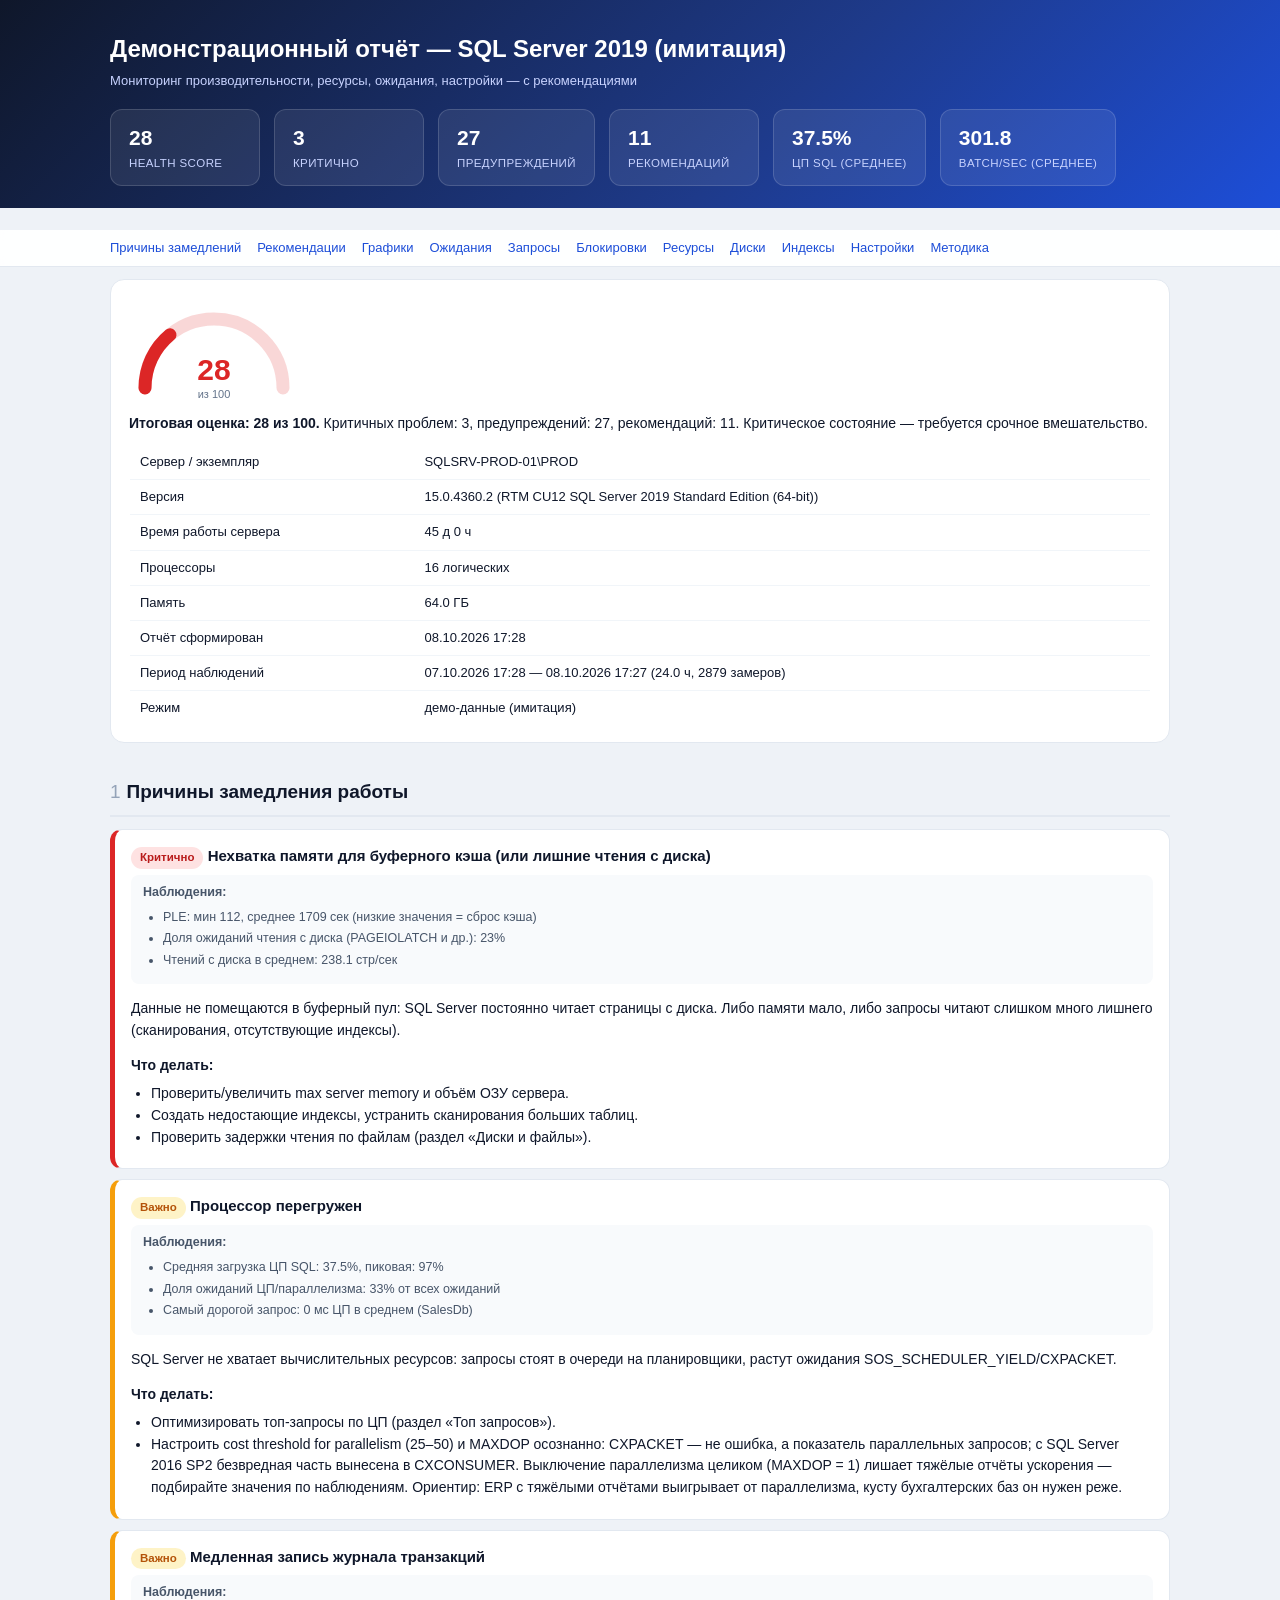
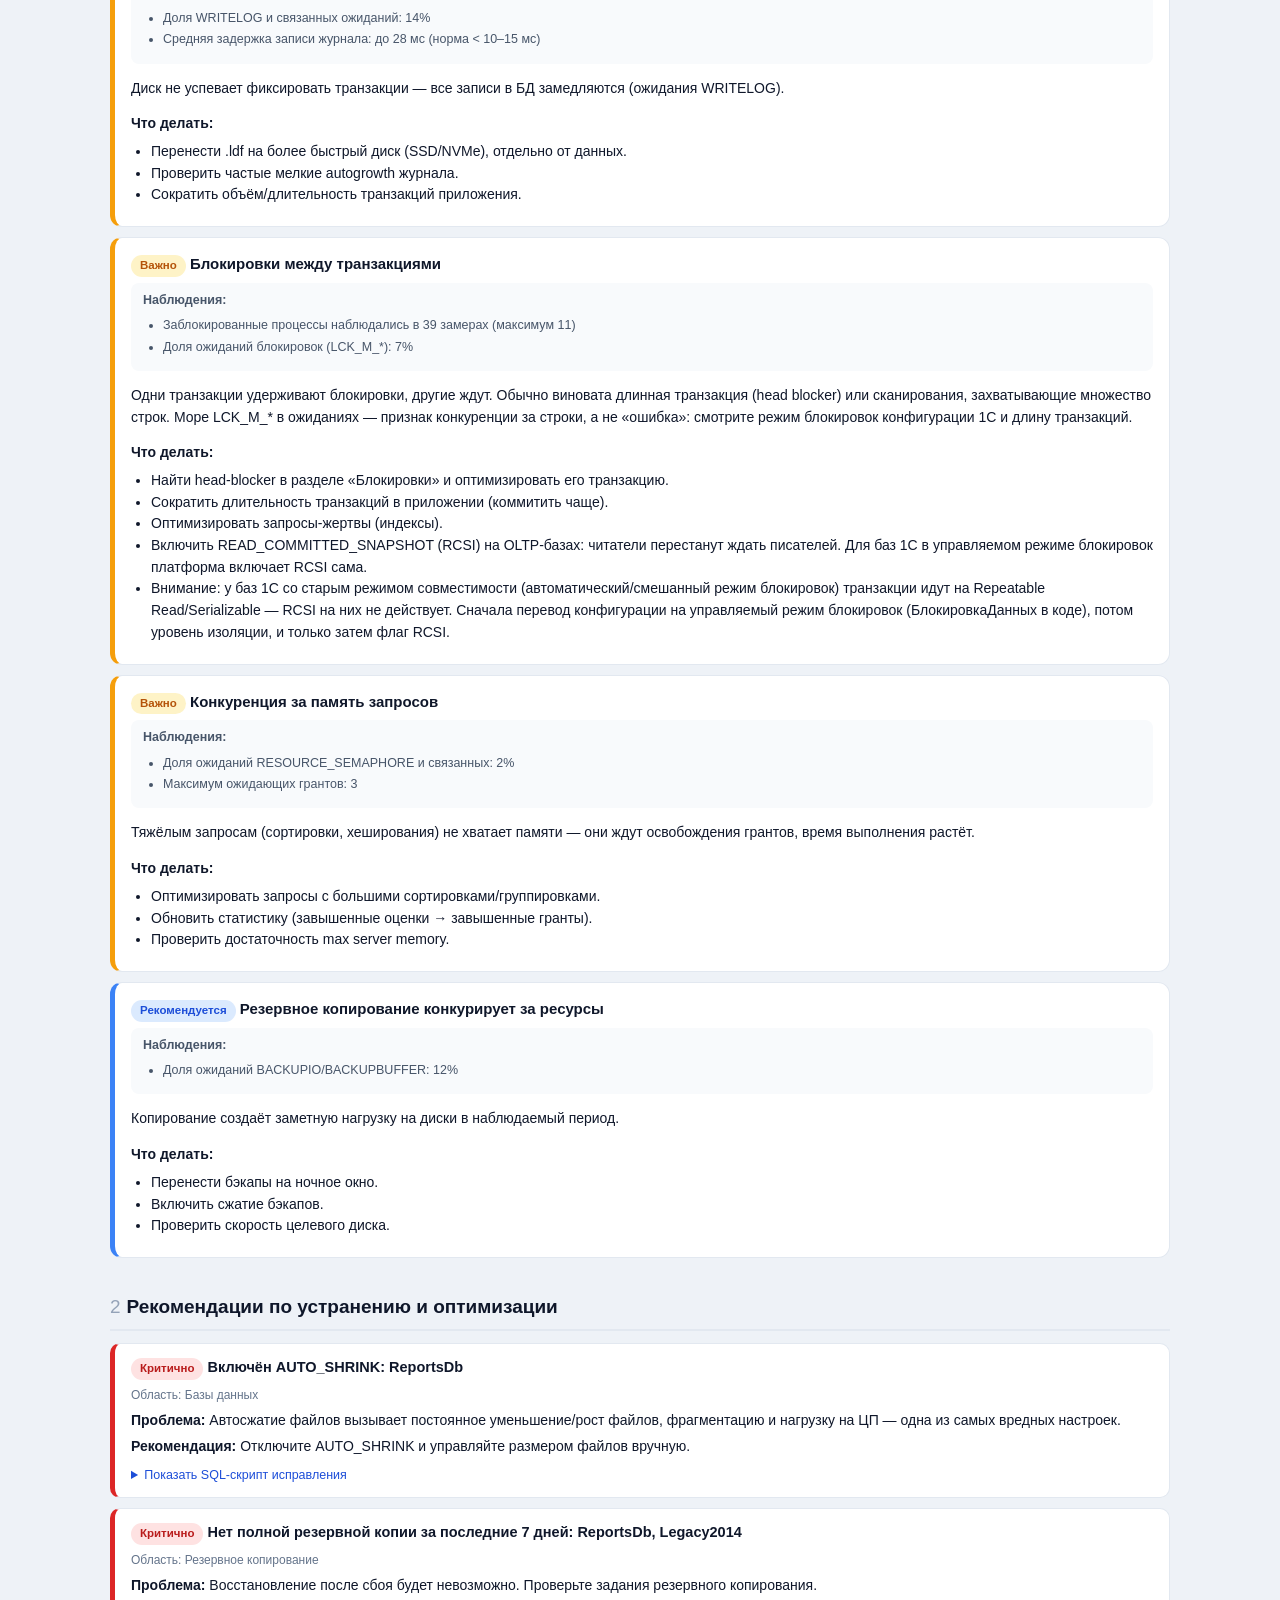
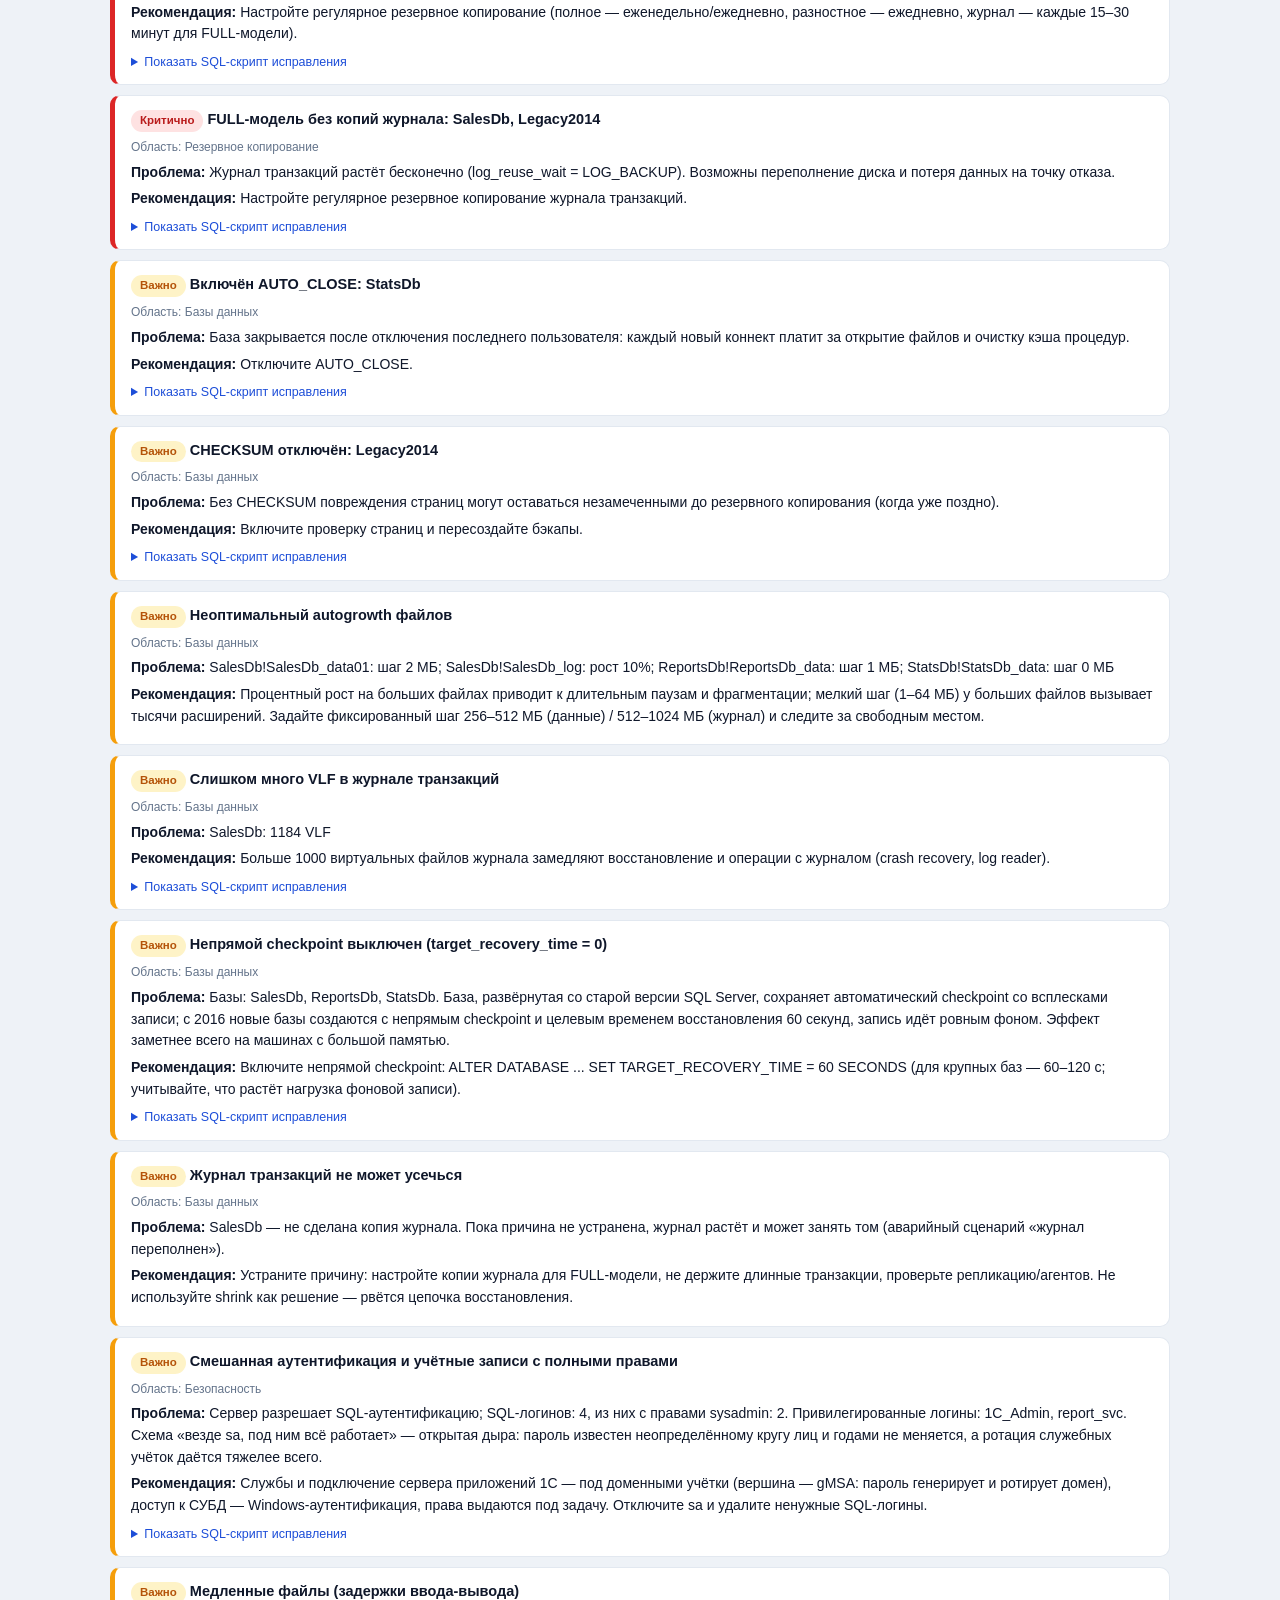
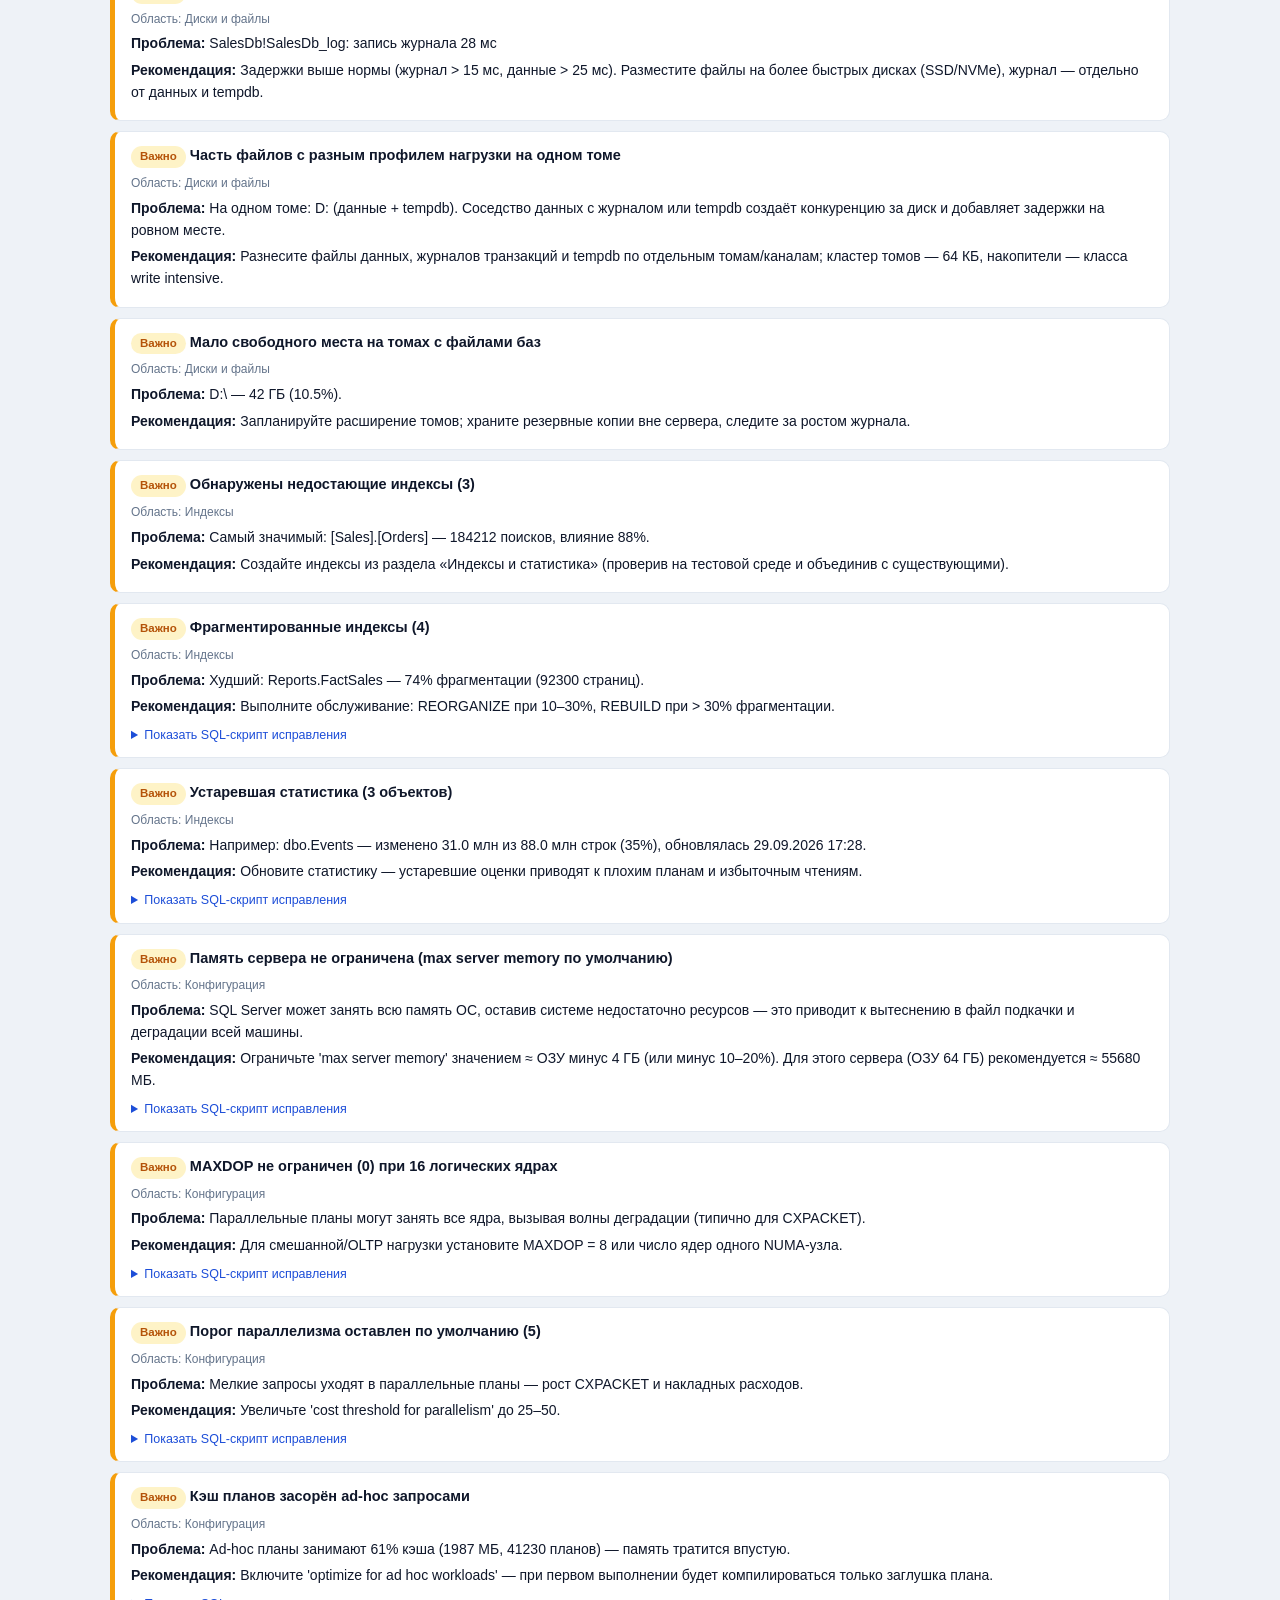
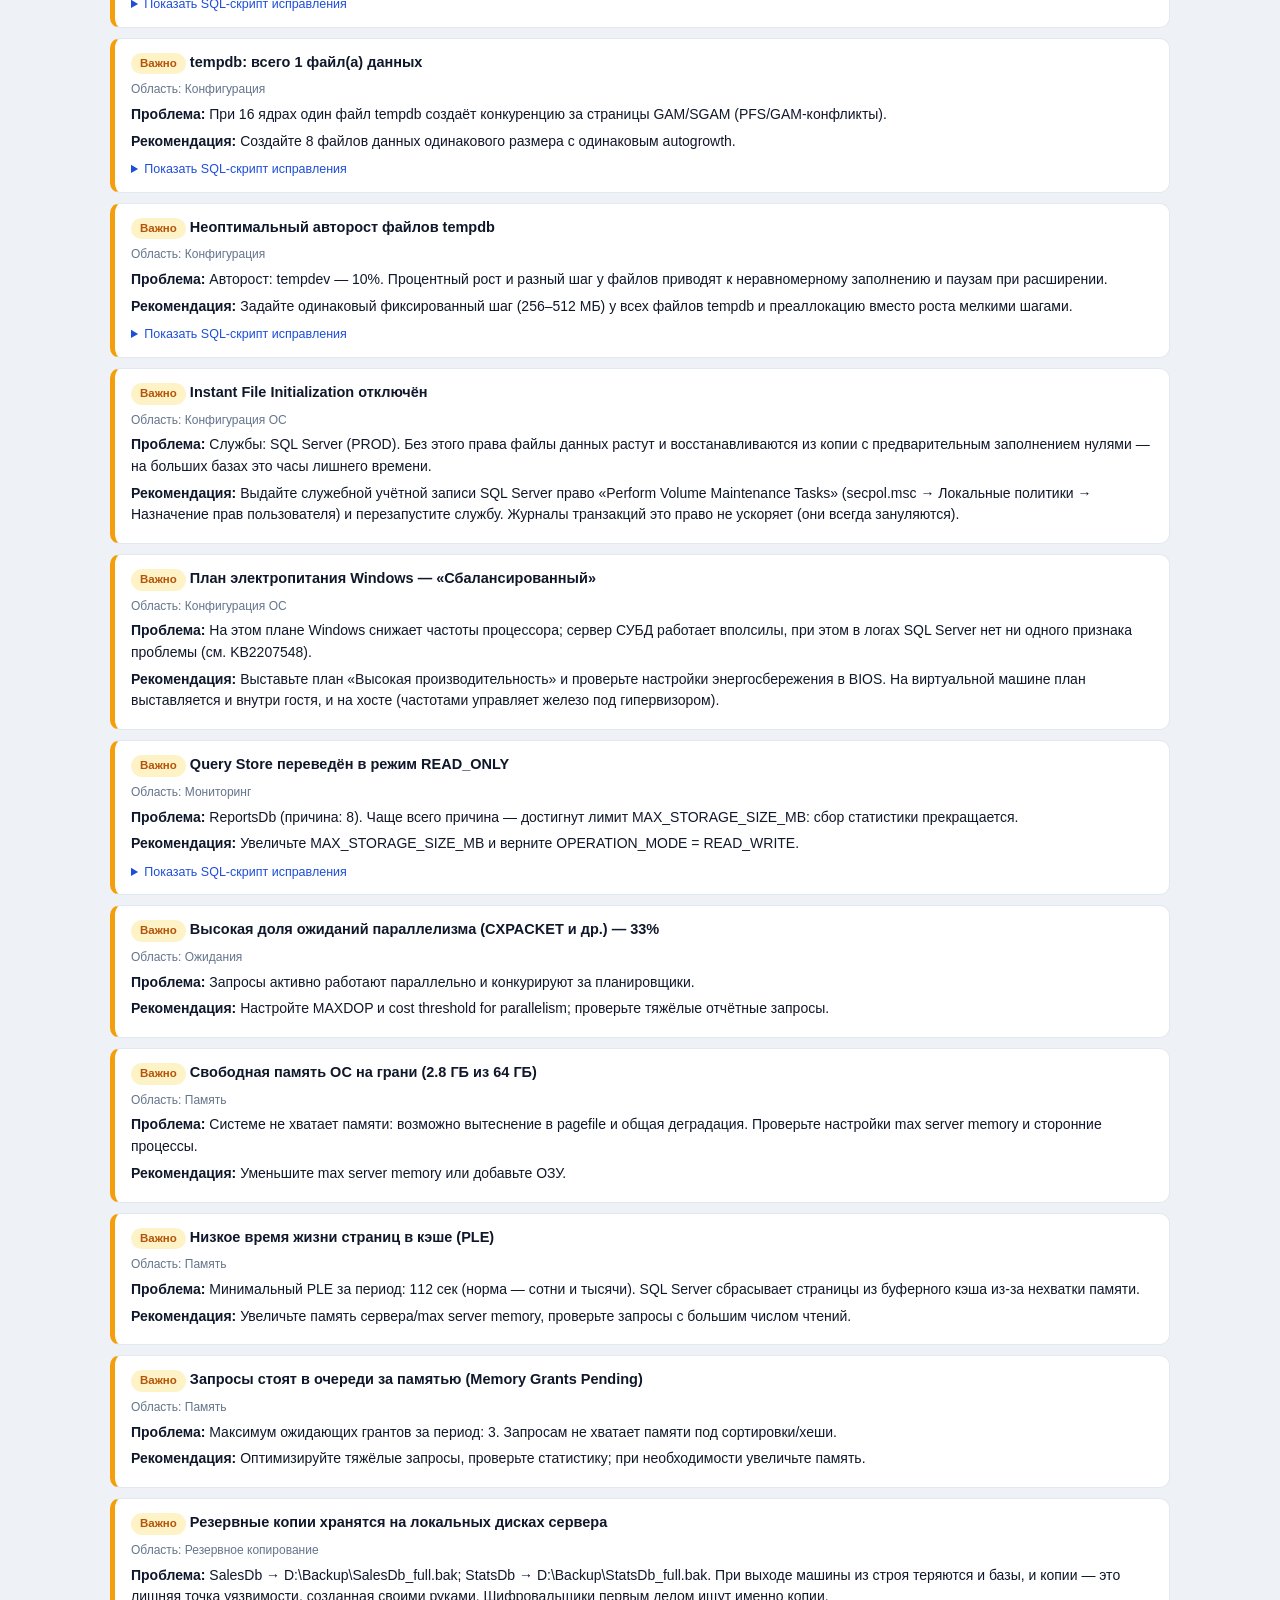
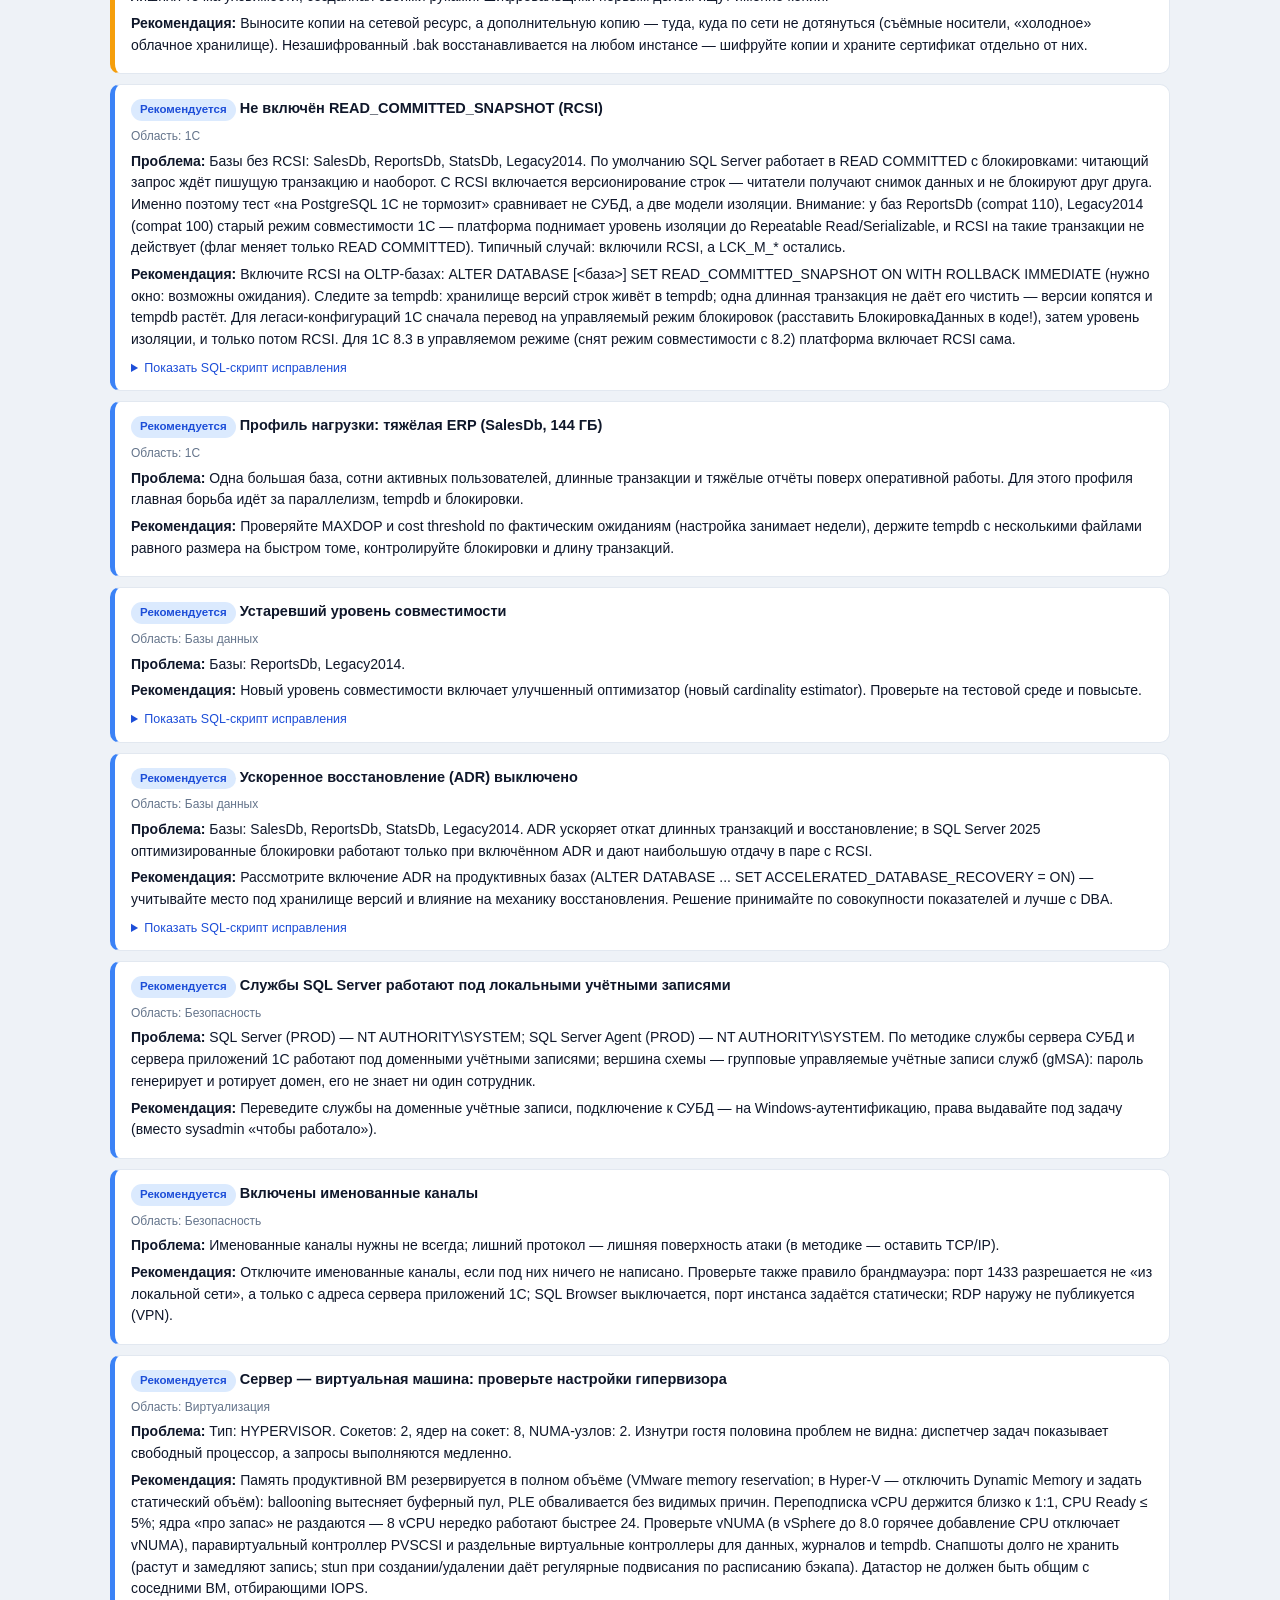
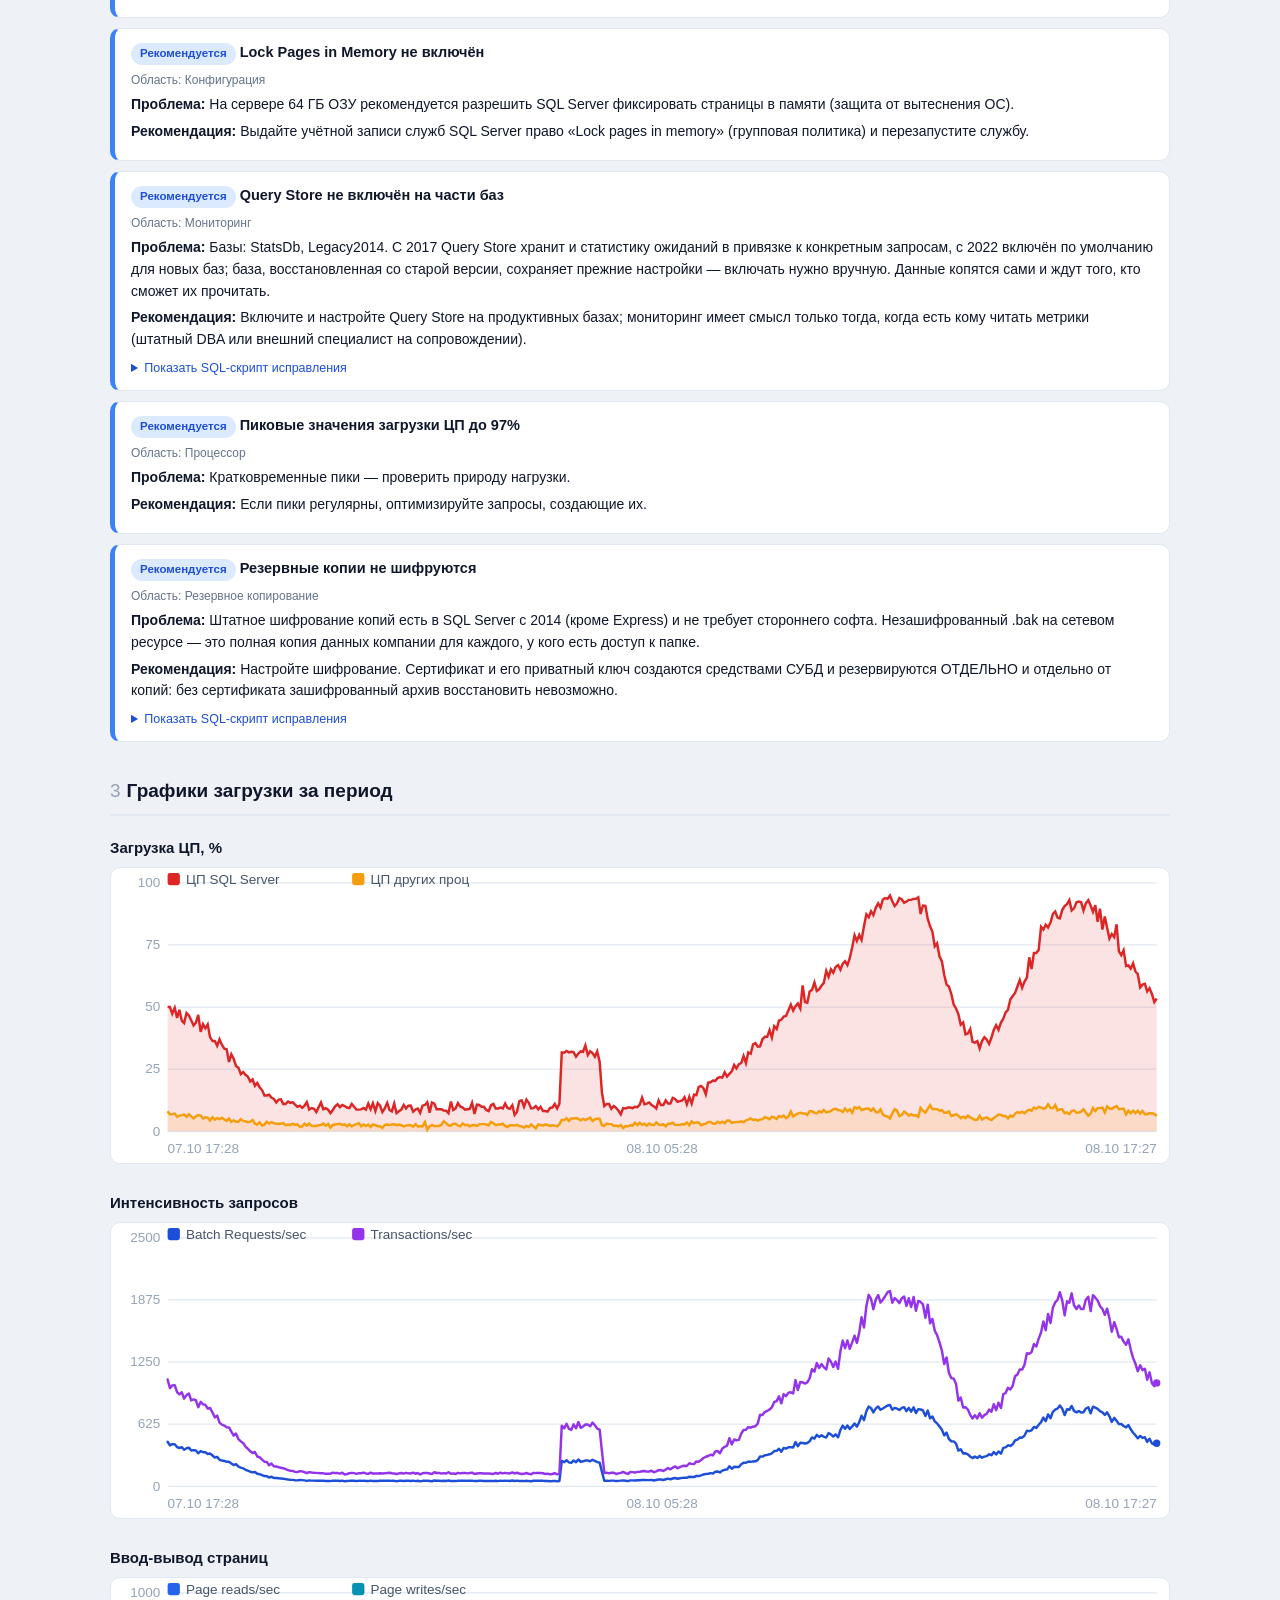
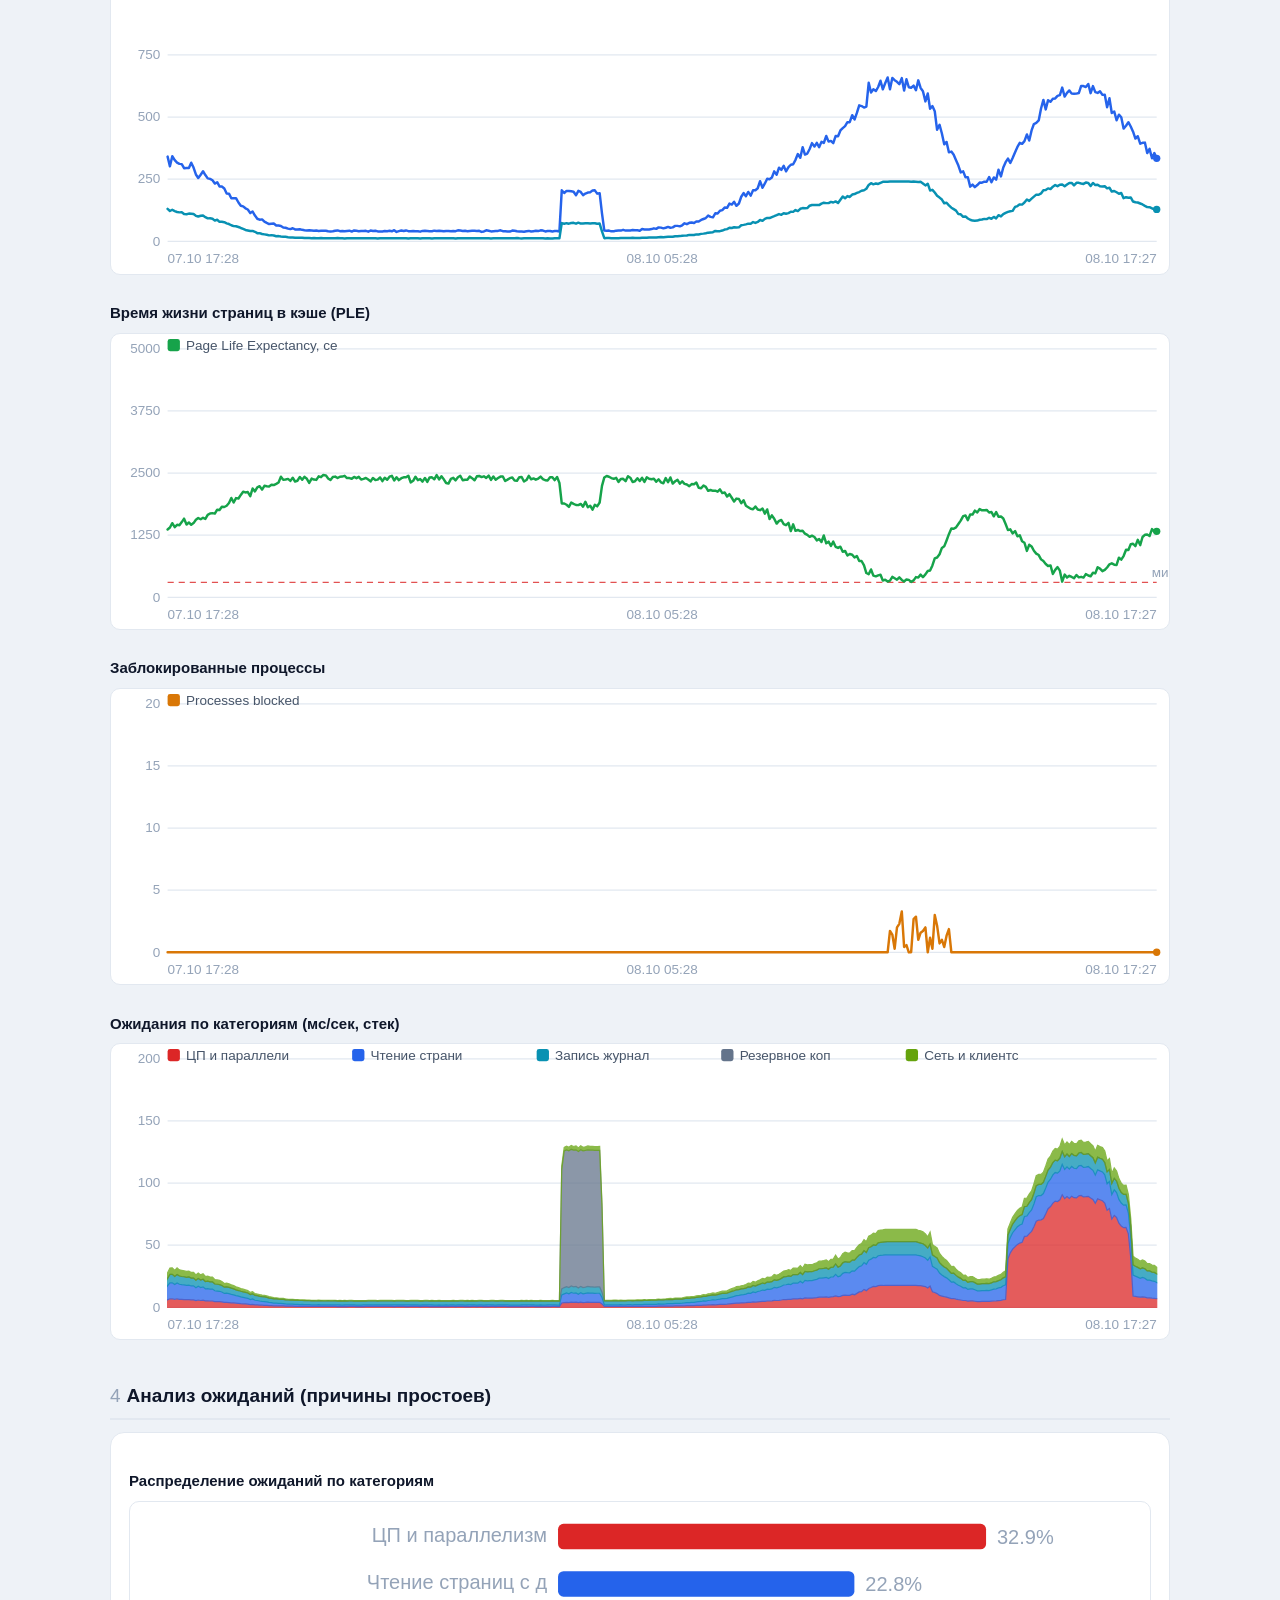
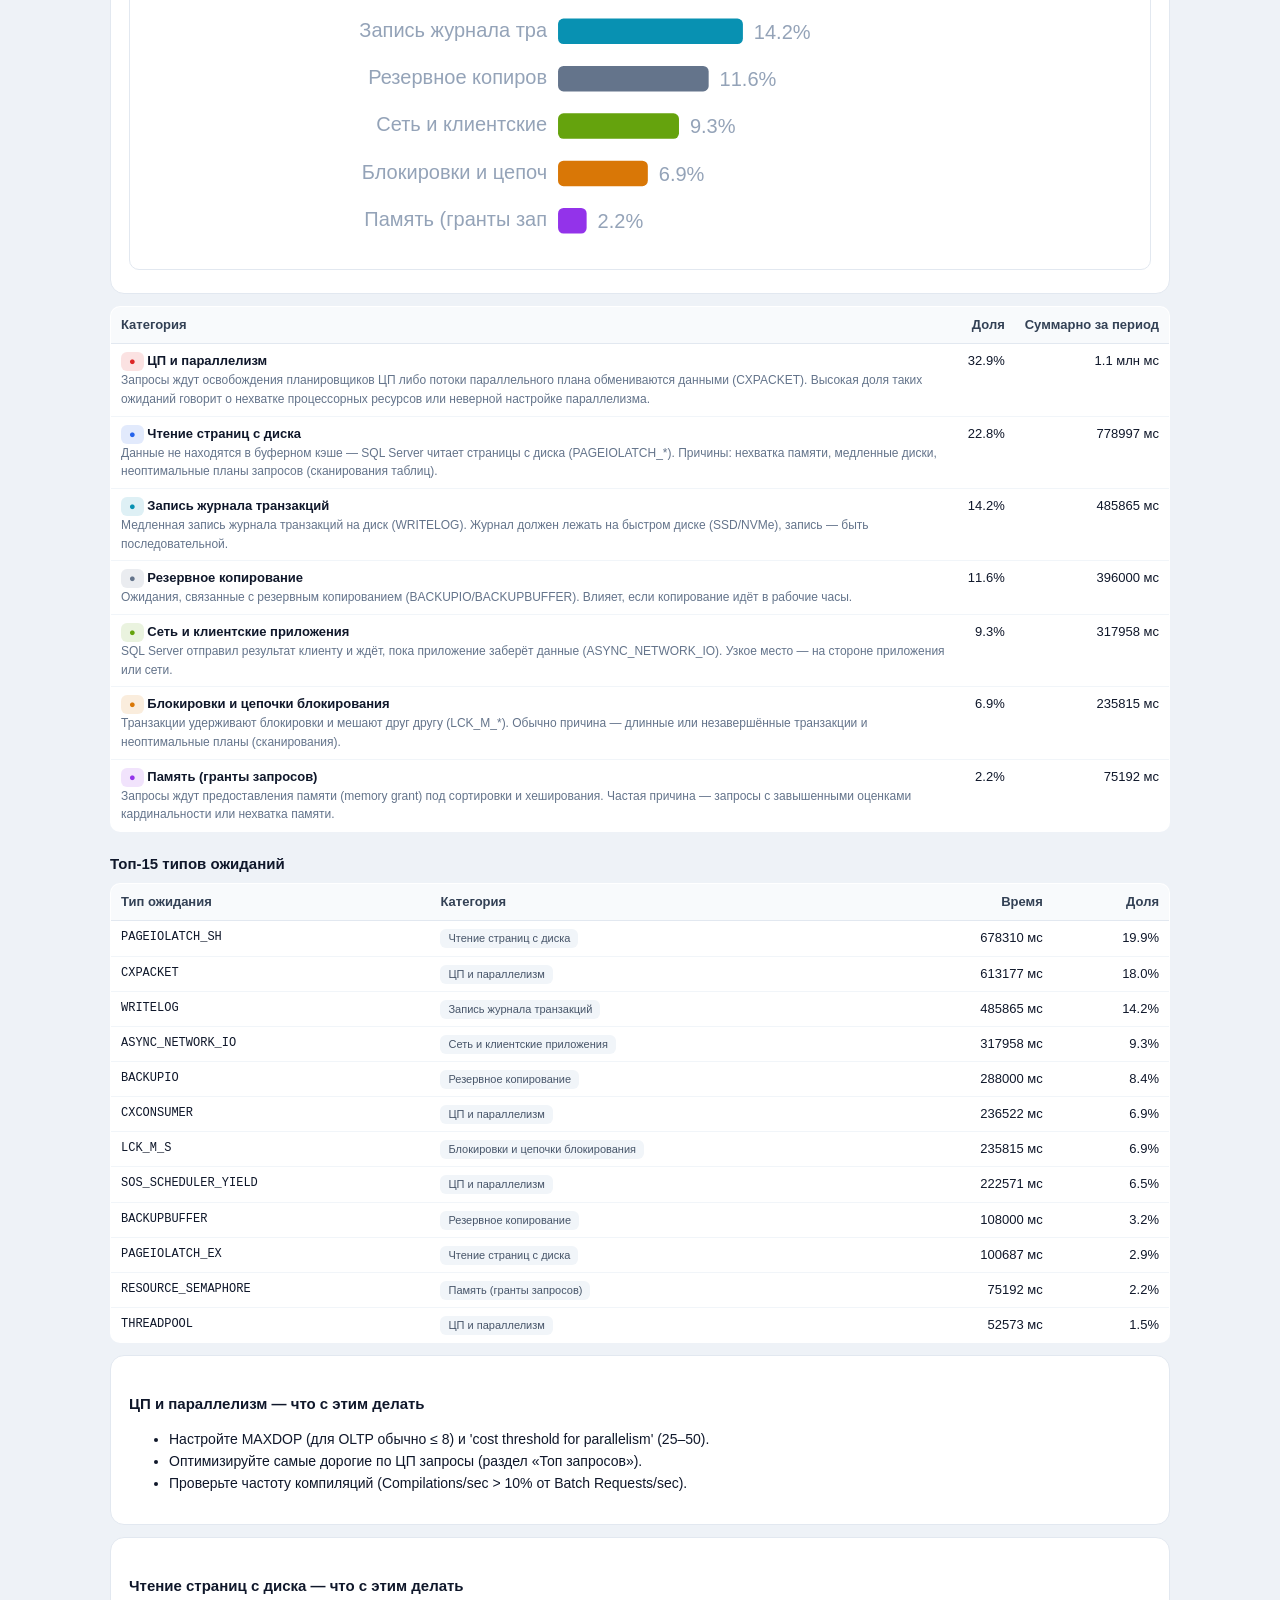
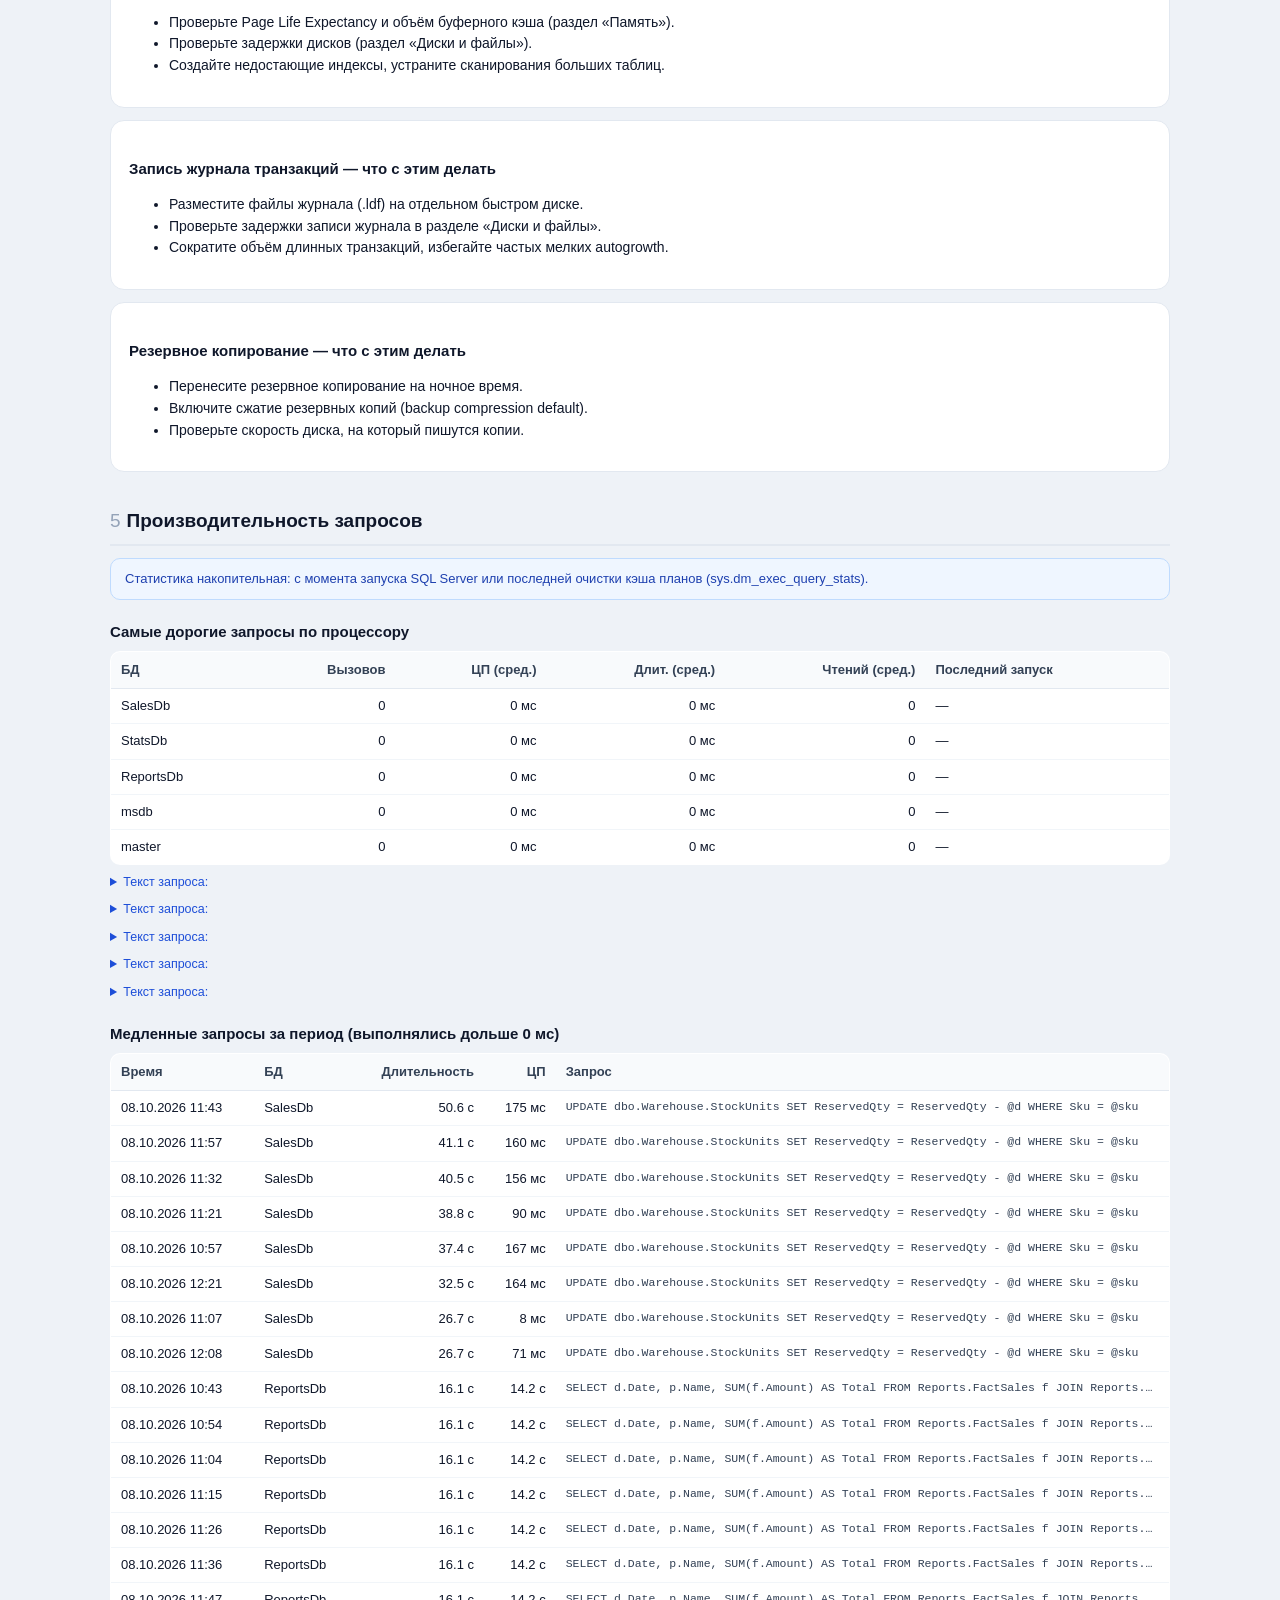
<file: Демо-отчёт (Go-версия).html>
<!DOCTYPE html><html lang='ru'><head><meta charset='utf-8'>
<meta name='viewport' content='width=device-width, initial-scale=1'>
<title>Демонстрационный отчёт — SQL Server 2019 (имитация)</title><style>
:root{--ink:#0f172a;--mut:#64748b;--line:#e2e8f0;--bg:#eef2f7;--card:#fff;--acc:#1d4ed8}
*{box-sizing:border-box}
body{margin:0;font:14px/1.55 'Segoe UI',Roboto,Arial,sans-serif;color:var(--ink);background:var(--bg)}
a{color:var(--acc);text-decoration:none}a:hover{text-decoration:underline}
.wrap{max-width:1100px;margin:0 auto;padding:0 20px 60px}
header.rep{background:linear-gradient(135deg,#0f172a 0%,#1e3a8a 60%,#1d4ed8 100%);color:#fff;
 padding:30px 20px 22px;margin-bottom:22px}
header.rep .wrap{padding-bottom:0}
h1{margin:0 0 4px;font-size:24px;font-weight:700}
.sub{color:#c7d2fe;font-size:13px}
.grid{display:flex;flex-wrap:wrap;gap:14px;margin-top:18px}
.kpi{background:rgba(255,255,255,.08);border:1px solid rgba(255,255,255,.15);border-radius:12px;
 padding:12px 18px;min-width:150px}
.kpi .v{font-size:21px;font-weight:700}
.kpi .l{font-size:11.5px;color:#c7d2fe;text-transform:uppercase;letter-spacing:.4px}
nav{position:sticky;top:0;background:#ffffffee;backdrop-filter:blur(6px);border-bottom:1px solid var(--line);
 z-index:5;padding:8px 20px;font-size:13px}
nav .wrap{padding-bottom:0;display:flex;flex-wrap:wrap;gap:4px 16px}
h2{font-size:19px;margin:34px 0 12px;padding-bottom:8px;border-bottom:2px solid var(--line)}
h2 .num{color:#94a3b8;font-weight:500;margin-right:6px}
h3{font-size:15px;margin:20px 0 8px}
.card{background:var(--card);border:1px solid var(--line);border-radius:14px;padding:16px 18px;margin:12px 0}
table{width:100%;border-collapse:collapse;font-size:13px;background:var(--card);
 border:1px solid var(--line);border-radius:10px;overflow:hidden}
th{background:#f8fafc;text-align:left;padding:8px 10px;font-weight:600;color:#334155;
 border-bottom:1px solid var(--line);white-space:nowrap}
td{padding:7px 10px;border-bottom:1px solid #f1f5f9;vertical-align:top}
tr:last-child td{border-bottom:0}
tr:hover td{background:#f8fafc}
td.r,th.r{text-align:right;white-space:nowrap}
.mono{font-family:Consolas,Menlo,monospace;font-size:12px}
.badge{display:inline-block;padding:2px 9px;border-radius:20px;font-size:11.5px;font-weight:600;white-space:nowrap}
.c-crit{background:#fee2e2;color:#b91c1c}.c-warn{background:#fef3c7;color:#b45309}
.c-info{background:#dbeafe;color:#1d4ed8}.c-ok{background:#dcfce7;color:#15803d}
.tag{display:inline-block;padding:1px 8px;border-radius:6px;font-size:11px;background:#f1f5f9;color:#475569}
.tag.red{background:#fee2e2;color:#b91c1c}.tag.amber{background:#fef3c7;color:#b45309}
.tag.green{background:#dcfce7;color:#15803d}
.finding{border:1px solid var(--line);border-left:5px solid #94a3b8;border-radius:10px;
 background:var(--card);padding:12px 16px;margin:10px 0}
.finding.critical{border-left-color:#dc2626}.finding.warning{border-left-color:#f59e0b}
.finding.info{border-left-color:#3b82f6}.finding.ok{border-left-color:#16a34a}
.finding h4{margin:0 0 6px;font-size:14.5px}
.finding .meta{font-size:12px;color:var(--mut);margin-bottom:4px}
.finding p{margin:5px 0}
details{margin-top:8px}
details summary{cursor:pointer;font-size:12.5px;color:var(--acc);user-select:none}
details pre{background:#0f172a;color:#e2e8f0;border-radius:8px;padding:12px 14px;overflow-x:auto;
 font-size:12px;line-height:1.5}
.cause{border:1px solid var(--line);border-radius:12px;background:var(--card);padding:14px 16px;margin:10px 0}
.cause.critical{border-left:5px solid #dc2626}.cause.warning{border-left:5px solid #f59e0b}
.cause.info{border-left:5px solid #3b82f6}.cause.ok{border-left:5px solid #16a34a}
.cause h4{margin:0 0 6px;font-size:15px}
.cause ul{margin:6px 0;padding-left:20px}
.evidence{font-size:12.5px;color:#475569;background:#f8fafc;border-radius:8px;padding:8px 12px;margin:6px 0}
.evidence li{margin:2px 0}
.chart{width:100%;height:auto;background:var(--card);border:1px solid var(--line);border-radius:10px}
.chart text{font-family:'Segoe UI',Roboto,Arial,sans-serif}
.gridline{stroke:#e2e8f0;stroke-width:1}
.axis{font-size:11px;fill:#94a3b8}
.qtext{max-width:520px;overflow:hidden;text-overflow:ellipsis;white-space:nowrap;
 font-family:Consolas,Menlo,monospace;font-size:11.5px;color:#334155}
.two{display:grid;grid-template-columns:1fr 1fr;gap:14px}
@media(max-width:900px){.two{grid-template-columns:1fr}}
.note{background:#eff6ff;border:1px solid #bfdbfe;border-radius:10px;padding:10px 14px;font-size:13px;color:#1e40af}
.warnbox{background:#fffbeb;border:1px solid #fde68a;border-radius:10px;padding:10px 14px;font-size:13px;color:#92400e}
.footer{color:var(--mut);font-size:12px;text-align:center;margin-top:40px}
@media print{nav{display:none}body{background:#fff}.card,table{box-shadow:none}}
</style></head><body>
<header class='rep'><div class='wrap'>
<h1>Демонстрационный отчёт — SQL Server 2019 (имитация)</h1>
<div class='sub'>Мониторинг производительности, ресурсы, ожидания, настройки — с рекомендациями</div>
<div class='grid'><div class='kpi'><div class='v'>28</div><div class='l'>Health score</div></div><div class='kpi'><div class='v'>3</div><div class='l'>Критично</div></div><div class='kpi'><div class='v'>27</div><div class='l'>Предупреждений</div></div><div class='kpi'><div class='v'>11</div><div class='l'>Рекомендаций</div></div><div class='kpi'><div class='v'>37.5%</div><div class='l'>ЦП SQL (среднее)</div></div><div class='kpi'><div class='v'>301.8</div><div class='l'>Batch/sec (среднее)</div></div></div>
</div></header>
<nav><div class='wrap'><a href='#causes'>Причины замедлений</a>
<a href='#recs'>Рекомендации</a><a href='#charts'>Графики</a><a href='#waits'>Ожидания</a>
<a href='#queries'>Запросы</a><a href='#blocking'>Блокировки</a><a href='#resources'>Ресурсы</a>
<a href='#disks'>Диски</a><a href='#indexes'>Индексы</a><a href='#settings'>Настройки</a>
<a href='#method'>Методика</a></div></nav>
<div class='wrap'>
<div class='card score-wrap'>
  <div><svg viewBox='0 0 170 110' width='170' height='110' role='img'><path d='M 16.0 92.0 A 69.0 69.0 0 0 1 154.0 92.0' fill='none' stroke='#dc2626' stroke-width='13' stroke-linecap='round' opacity='.18'/><path d='M 16.0 92.0 A 69.0 69.0 0 0 1 41.0 38.8' fill='none' stroke='#dc2626' stroke-width='13' stroke-linecap='round'/><text x='85' y='84' text-anchor='middle' font-size='30' font-weight='700' fill='#dc2626'>28</text><text x='85' y='102' text-anchor='middle' font-size='11' fill='#64748b'>из 100</text></svg></div>
  <div style='flex:1'>
    <b>Итоговая оценка: 28 из 100.</b> Критичных проблем: 3, предупреждений: 27, рекомендаций: 11. Критическое состояние — требуется срочное вмешательство.
    <table style='margin-top:10px'><tr><td>Сервер / экземпляр</td><td>SQLSRV-PROD-01\PROD</td></tr><tr><td>Версия</td><td>15.0.4360.2 (RTM CU12 SQL Server 2019 Standard Edition (64-bit))</td></tr><tr><td>Время работы сервера</td><td>45 д 0 ч</td></tr><tr><td>Процессоры</td><td>16 логических</td></tr><tr><td>Память</td><td>64.0 ГБ</td></tr><tr><td>Отчёт сформирован</td><td>08.10.2026 17:28</td></tr><tr><td>Период наблюдений</td><td>07.10.2026 17:28 — 08.10.2026 17:27 (24.0 ч, 2879 замеров)</td></tr><tr><td>Режим</td><td>демо-данные (имитация)</td></tr></table>
  </div>
</div><h2 id='causes'><span class='num'>1</span>Причины замедления работы</h2><div class='cause critical'><h4><span class='badge c-crit'>Критично</span> Нехватка памяти для буферного кэша (или лишние чтения с диска)</h4><div class='evidence'><b>Наблюдения:</b><ul><li>PLE: мин 112, среднее 1709 сек (низкие значения = сброс кэша)</li><li>Доля ожиданий чтения с диска (PAGEIOLATCH и др.): 23%</li><li>Чтений с диска в среднем: 238.1 стр/сек</li></ul></div><p>Данные не помещаются в буферный пул: SQL Server постоянно читает страницы с диска. Либо памяти мало, либо запросы читают слишком много лишнего (сканирования, отсутствующие индексы).</p><b>Что делать:</b><ul><li>Проверить/увеличить max server memory и объём ОЗУ сервера.</li><li>Создать недостающие индексы, устранить сканирования больших таблиц.</li><li>Проверить задержки чтения по файлам (раздел «Диски и файлы»).</li></ul></div><div class='cause warning'><h4><span class='badge c-warn'>Важно</span> Процессор перегружен</h4><div class='evidence'><b>Наблюдения:</b><ul><li>Средняя загрузка ЦП SQL: 37.5%, пиковая: 97%</li><li>Доля ожиданий ЦП/параллелизма: 33% от всех ожиданий</li><li>Самый дорогой запрос: 0 мс ЦП в среднем (SalesDb)</li></ul></div><p>SQL Server не хватает вычислительных ресурсов: запросы стоят в очереди на планировщики, растут ожидания SOS_SCHEDULER_YIELD/CXPACKET.</p><b>Что делать:</b><ul><li>Оптимизировать топ-запросы по ЦП (раздел «Топ запросов»).</li><li>Настроить cost threshold for parallelism (25–50) и MAXDOP осознанно: CXPACKET — не ошибка, а показатель параллельных запросов; с SQL Server 2016 SP2 безвредная часть вынесена в CXCONSUMER. Выключение параллелизма целиком (MAXDOP = 1) лишает тяжёлые отчёты ускорения — подбирайте значения по наблюдениям. Ориентир: ERP с тяжёлыми отчётами выигрывает от параллелизма, кусту бухгалтерских баз он нужен реже.</li></ul></div><div class='cause warning'><h4><span class='badge c-warn'>Важно</span> Медленная запись журнала транзакций</h4><div class='evidence'><b>Наблюдения:</b><ul><li>Доля WRITELOG и связанных ожиданий: 14%</li><li>Средняя задержка записи журнала: до 28 мс (норма &lt; 10–15 мс)</li></ul></div><p>Диск не успевает фиксировать транзакции — все записи в БД замедляются (ожидания WRITELOG).</p><b>Что делать:</b><ul><li>Перенести .ldf на более быстрый диск (SSD/NVMe), отдельно от данных.</li><li>Проверить частые мелкие autogrowth журнала.</li><li>Сократить объём/длительность транзакций приложения.</li></ul></div><div class='cause warning'><h4><span class='badge c-warn'>Важно</span> Блокировки между транзакциями</h4><div class='evidence'><b>Наблюдения:</b><ul><li>Заблокированные процессы наблюдались в 39 замерах (максимум 11)</li><li>Доля ожиданий блокировок (LCK_M_*): 7%</li></ul></div><p>Одни транзакции удерживают блокировки, другие ждут. Обычно виновата длинная транзакция (head blocker) или сканирования, захватывающие множество строк. Море LCK_M_* в ожиданиях — признак конкуренции за строки, а не «ошибка»: смотрите режим блокировок конфигурации 1С и длину транзакций.</p><b>Что делать:</b><ul><li>Найти head-blocker в разделе «Блокировки» и оптимизировать его транзакцию.</li><li>Сократить длительность транзакций в приложении (коммитить чаще).</li><li>Оптимизировать запросы-жертвы (индексы).</li><li>Включить READ_COMMITTED_SNAPSHOT (RCSI) на OLTP-базах: читатели перестанут ждать писателей. Для баз 1С в управляемом режиме блокировок платформа включает RCSI сама.</li><li>Внимание: у баз 1С со старым режимом совместимости (автоматический/смешанный режим блокировок) транзакции идут на Repeatable Read/Serializable — RCSI на них не действует. Сначала перевод конфигурации на управляемый режим блокировок (БлокировкаДанных в коде), потом уровень изоляции, и только затем флаг RCSI.</li></ul></div><div class='cause warning'><h4><span class='badge c-warn'>Важно</span> Конкуренция за память запросов</h4><div class='evidence'><b>Наблюдения:</b><ul><li>Доля ожиданий RESOURCE_SEMAPHORE и связанных: 2%</li><li>Максимум ожидающих грантов: 3</li></ul></div><p>Тяжёлым запросам (сортировки, хеширования) не хватает памяти — они ждут освобождения грантов, время выполнения растёт.</p><b>Что делать:</b><ul><li>Оптимизировать запросы с большими сортировками/группировками.</li><li>Обновить статистику (завышенные оценки → завышенные гранты).</li><li>Проверить достаточность max server memory.</li></ul></div><div class='cause info'><h4><span class='badge c-info'>Рекомендуется</span> Резервное копирование конкурирует за ресурсы</h4><div class='evidence'><b>Наблюдения:</b><ul><li>Доля ожиданий BACKUPIO/BACKUPBUFFER: 12%</li></ul></div><p>Копирование создаёт заметную нагрузку на диски в наблюдаемый период.</p><b>Что делать:</b><ul><li>Перенести бэкапы на ночное окно.</li><li>Включить сжатие бэкапов.</li><li>Проверить скорость целевого диска.</li></ul></div><h2 id='recs'><span class='num'>2</span>Рекомендации по устранению и оптимизации</h2><div class='finding critical'><h4><span class='badge c-crit'>Критично</span> Включён AUTO_SHRINK: ReportsDb</h4><div class='meta'>Область: Базы данных</div><p><b>Проблема:</b> Автосжатие файлов вызывает постоянное уменьшение/рост файлов, фрагментацию и нагрузку на ЦП — одна из самых вредных настроек.</p><p><b>Рекомендация:</b> Отключите AUTO_SHRINK и управляйте размером файлов вручную.</p><details><summary>Показать SQL-скрипт исправления</summary><pre>ALTER DATABASE [ReportsDb] SET AUTO_SHRINK OFF;</pre></details></div><div class='finding critical'><h4><span class='badge c-crit'>Критично</span> Нет полной резервной копии за последние 7 дней: ReportsDb, Legacy2014</h4><div class='meta'>Область: Резервное копирование</div><p><b>Проблема:</b> Восстановление после сбоя будет невозможно. Проверьте задания резервного копирования.</p><p><b>Рекомендация:</b> Настройте регулярное резервное копирование (полное — еженедельно/ежедневно, разностное — ежедневно, журнал — каждые 15–30 минут для FULL-модели).</p><details><summary>Показать SQL-скрипт исправления</summary><pre>BACKUP DATABASE [ReportsDb] TO DISK = N&#39;D:\Backup\ReportsDb.bak&#39; WITH COMPRESSION, INIT, CHECKSUM;
BACKUP DATABASE [Legacy2014] TO DISK = N&#39;D:\Backup\Legacy2014.bak&#39; WITH COMPRESSION, INIT, CHECKSUM;</pre></details></div><div class='finding critical'><h4><span class='badge c-crit'>Критично</span> FULL-модель без копий журнала: SalesDb, Legacy2014</h4><div class='meta'>Область: Резервное копирование</div><p><b>Проблема:</b> Журнал транзакций растёт бесконечно (log_reuse_wait = LOG_BACKUP). Возможны переполнение диска и потеря данных на точку отказа.</p><p><b>Рекомендация:</b> Настройте регулярное резервное копирование журнала транзакций.</p><details><summary>Показать SQL-скрипт исправления</summary><pre>BACKUP LOG [SalesDb] TO DISK = N&#39;D:\Backup\SalesDb_log.trn&#39; WITH COMPRESSION, INIT;
BACKUP LOG [Legacy2014] TO DISK = N&#39;D:\Backup\Legacy2014_log.trn&#39; WITH COMPRESSION, INIT;</pre></details></div><div class='finding warning'><h4><span class='badge c-warn'>Важно</span> Включён AUTO_CLOSE: StatsDb</h4><div class='meta'>Область: Базы данных</div><p><b>Проблема:</b> База закрывается после отключения последнего пользователя: каждый новый коннект платит за открытие файлов и очистку кэша процедур.</p><p><b>Рекомендация:</b> Отключите AUTO_CLOSE.</p><details><summary>Показать SQL-скрипт исправления</summary><pre>ALTER DATABASE [StatsDb] SET AUTO_CLOSE OFF;</pre></details></div><div class='finding warning'><h4><span class='badge c-warn'>Важно</span> CHECKSUM отключён: Legacy2014</h4><div class='meta'>Область: Базы данных</div><p><b>Проблема:</b> Без CHECKSUM повреждения страниц могут оставаться незамеченными до резервного копирования (когда уже поздно).</p><p><b>Рекомендация:</b> Включите проверку страниц и пересоздайте бэкапы.</p><details><summary>Показать SQL-скрипт исправления</summary><pre>ALTER DATABASE [Legacy2014] SET PAGE_VERIFY CHECKSUM;</pre></details></div><div class='finding warning'><h4><span class='badge c-warn'>Важно</span> Неоптимальный autogrowth файлов</h4><div class='meta'>Область: Базы данных</div><p><b>Проблема:</b> SalesDb!SalesDb_data01: шаг 2 МБ; SalesDb!SalesDb_log: рост 10%; ReportsDb!ReportsDb_data: шаг 1 МБ; StatsDb!StatsDb_data: шаг 0 МБ</p><p><b>Рекомендация:</b> Процентный рост на больших файлах приводит к длительным паузам и фрагментации; мелкий шаг (1–64 МБ) у больших файлов вызывает тысячи расширений. Задайте фиксированный шаг 256–512 МБ (данные) / 512–1024 МБ (журнал) и следите за свободным местом.</p></div><div class='finding warning'><h4><span class='badge c-warn'>Важно</span> Слишком много VLF в журнале транзакций</h4><div class='meta'>Область: Базы данных</div><p><b>Проблема:</b> SalesDb: 1184 VLF</p><p><b>Рекомендация:</b> Больше 1000 виртуальных файлов журнала замедляют восстановление и операции с журналом (crash recovery, log reader).</p><details><summary>Показать SQL-скрипт исправления</summary><pre>Уменьшите журнал до минимума и заново увеличьте крупными порциями (ALTER DATABASE ... MODIFY FILE (SIZE=...)).</pre></details></div><div class='finding warning'><h4><span class='badge c-warn'>Важно</span> Непрямой checkpoint выключен (target_recovery_time = 0)</h4><div class='meta'>Область: Базы данных</div><p><b>Проблема:</b> Базы: SalesDb, ReportsDb, StatsDb. База, развёрнутая со старой версии SQL Server, сохраняет автоматический checkpoint со всплесками записи; с 2016 новые базы создаются с непрямым checkpoint и целевым временем восстановления 60 секунд, запись идёт ровным фоном. Эффект заметнее всего на машинах с большой памятью.</p><p><b>Рекомендация:</b> Включите непрямой checkpoint: ALTER DATABASE ... SET TARGET_RECOVERY_TIME = 60 SECONDS (для крупных баз — 60–120 с; учитывайте, что растёт нагрузка фоновой записи).</p><details><summary>Показать SQL-скрипт исправления</summary><pre>ALTER DATABASE [SalesDb] SET TARGET_RECOVERY_TIME = 60 SECONDS;
ALTER DATABASE [ReportsDb] SET TARGET_RECOVERY_TIME = 60 SECONDS;
ALTER DATABASE [StatsDb] SET TARGET_RECOVERY_TIME = 60 SECONDS;</pre></details></div><div class='finding warning'><h4><span class='badge c-warn'>Важно</span> Журнал транзакций не может усечься</h4><div class='meta'>Область: Базы данных</div><p><b>Проблема:</b> SalesDb — не сделана копия журнала. Пока причина не устранена, журнал растёт и может занять том (аварийный сценарий «журнал переполнен»).</p><p><b>Рекомендация:</b> Устраните причину: настройте копии журнала для FULL-модели, не держите длинные транзакции, проверьте репликацию/агентов. Не используйте shrink как решение — рвётся цепочка восстановления.</p></div><div class='finding warning'><h4><span class='badge c-warn'>Важно</span> Смешанная аутентификация и учётные записи с полными правами</h4><div class='meta'>Область: Безопасность</div><p><b>Проблема:</b> Сервер разрешает SQL-аутентификацию; SQL-логинов: 4, из них с правами sysadmin: 2. Привилегированные логины: 1C_Admin, report_svc. Схема «везде sa, под ним всё работает» — открытая дыра: пароль известен неопределённому кругу лиц и годами не меняется, а ротация служебных учёток даётся тяжелее всего.</p><p><b>Рекомендация:</b> Службы и подключение сервера приложений 1С — под доменными учётки (вершина — gMSA: пароль генерирует и ротирует домен), доступ к СУБД — Windows-аутентификация, права выдаются под задачу. Отключите sa и удалите ненужные SQL-логины.</p><details><summary>Показать SQL-скрипт исправления</summary><pre>ALTER LOGIN [sa] DISABLE;
-- проверить привилегированных:
SELECT p.name, p.type_desc FROM sys.server_principals p
  WHERE IS_SRVROLEMEMBER(&#39;sysadmin&#39;, p.name) = 1;</pre></details></div><div class='finding warning'><h4><span class='badge c-warn'>Важно</span> Медленные файлы (задержки ввода-вывода)</h4><div class='meta'>Область: Диски и файлы</div><p><b>Проблема:</b> SalesDb!SalesDb_log: запись журнала 28 мс</p><p><b>Рекомендация:</b> Задержки выше нормы (журнал &gt; 15 мс, данные &gt; 25 мс). Разместите файлы на более быстрых дисках (SSD/NVMe), журнал — отдельно от данных и tempdb.</p></div><div class='finding warning'><h4><span class='badge c-warn'>Важно</span> Часть файлов с разным профилем нагрузки на одном томе</h4><div class='meta'>Область: Диски и файлы</div><p><b>Проблема:</b> На одном томе: D: (данные + tempdb). Соседство данных с журналом или tempdb создаёт конкуренцию за диск и добавляет задержки на ровном месте.</p><p><b>Рекомендация:</b> Разнесите файлы данных, журналов транзакций и tempdb по отдельным томам/каналам; кластер томов — 64 КБ, накопители — класса write intensive.</p></div><div class='finding warning'><h4><span class='badge c-warn'>Важно</span> Мало свободного места на томах с файлами баз</h4><div class='meta'>Область: Диски и файлы</div><p><b>Проблема:</b> D:\ — 42 ГБ (10.5%).</p><p><b>Рекомендация:</b> Запланируйте расширение томов; храните резервные копии вне сервера, следите за ростом журнала.</p></div><div class='finding warning'><h4><span class='badge c-warn'>Важно</span> Обнаружены недостающие индексы (3)</h4><div class='meta'>Область: Индексы</div><p><b>Проблема:</b> Самый значимый: [Sales].[Orders] — 184212 поисков, влияние 88%.</p><p><b>Рекомендация:</b> Создайте индексы из раздела «Индексы и статистика» (проверив на тестовой среде и объединив с существующими).</p></div><div class='finding warning'><h4><span class='badge c-warn'>Важно</span> Фрагментированные индексы (4)</h4><div class='meta'>Область: Индексы</div><p><b>Проблема:</b> Худший: Reports.FactSales — 74% фрагментации (92300 страниц).</p><p><b>Рекомендация:</b> Выполните обслуживание: REORGANIZE при 10–30%, REBUILD при &gt; 30% фрагментации.</p><details><summary>Показать SQL-скрипт исправления</summary><pre>USE [ReportsDb];
ALTER INDEX [IX_FactSales_Date] ON [Reports].[FactSales] REBUILD;
USE [SalesDb];
ALTER INDEX [IX_Orders_CreatedAt] ON [Sales].[Orders] REBUILD;
USE [StatsDb];
ALTER INDEX [PK_Events] ON [dbo].[Events] REBUILD;
USE [ReportsDb];
ALTER INDEX [IX_DimProduct_Name] ON [Reports].[DimProduct] REBUILD;
</pre></details></div><div class='finding warning'><h4><span class='badge c-warn'>Важно</span> Устаревшая статистика (3 объектов)</h4><div class='meta'>Область: Индексы</div><p><b>Проблема:</b> Например: dbo.Events — изменено 31.0 млн из 88.0 млн строк (35%), обновлялась 29.09.2026 17:28.</p><p><b>Рекомендация:</b> Обновите статистику — устаревшие оценки приводят к плохим планам и избыточным чтениям.</p><details><summary>Показать SQL-скрипт исправления</summary><pre>USE [StatsDb];
UPDATE STATISTICS [dbo].[Events] [IX_Events_CreatedAt];
USE [SalesDb];
UPDATE STATISTICS [Sales].[Orders] [_WA_Sys_00000007_1273C1CD];
USE [SalesDb];
UPDATE STATISTICS [Sales].[OrderLines] [PK_OrderLines];
</pre></details></div><div class='finding warning'><h4><span class='badge c-warn'>Важно</span> Память сервера не ограничена (max server memory по умолчанию)</h4><div class='meta'>Область: Конфигурация</div><p><b>Проблема:</b> SQL Server может занять всю память ОС, оставив системе недостаточно ресурсов — это приводит к вытеснению в файл подкачки и деградации всей машины.</p><p><b>Рекомендация:</b> Ограничьте &#39;max server memory&#39; значением ≈ ОЗУ минус 4 ГБ (или минус 10–20%). Для этого сервера (ОЗУ 64 ГБ) рекомендуется ≈ 55680 МБ.</p><details><summary>Показать SQL-скрипт исправления</summary><pre>EXEC sys.sp_configure &#39;show advanced options&#39;, 1; RECONFIGURE;
EXEC sys.sp_configure &#39;max server memory (MB)&#39;, 55680;
RECONFIGURE;</pre></details></div><div class='finding warning'><h4><span class='badge c-warn'>Важно</span> MAXDOP не ограничен (0) при 16 логических ядрах</h4><div class='meta'>Область: Конфигурация</div><p><b>Проблема:</b> Параллельные планы могут занять все ядра, вызывая волны деградации (типично для CXPACKET).</p><p><b>Рекомендация:</b> Для смешанной/OLTP нагрузки установите MAXDOP = 8 или число ядер одного NUMA-узла.</p><details><summary>Показать SQL-скрипт исправления</summary><pre>EXEC sys.sp_configure &#39;show advanced options&#39;, 1; RECONFIGURE;
EXEC sys.sp_configure &#39;max degree of parallelism&#39;, 8;
RECONFIGURE;</pre></details></div><div class='finding warning'><h4><span class='badge c-warn'>Важно</span> Порог параллелизма оставлен по умолчанию (5)</h4><div class='meta'>Область: Конфигурация</div><p><b>Проблема:</b> Мелкие запросы уходят в параллельные планы — рост CXPACKET и накладных расходов.</p><p><b>Рекомендация:</b> Увеличьте &#39;cost threshold for parallelism&#39; до 25–50.</p><details><summary>Показать SQL-скрипт исправления</summary><pre>EXEC sys.sp_configure &#39;show advanced options&#39;, 1; RECONFIGURE;
EXEC sys.sp_configure &#39;cost threshold for parallelism&#39;, 50;
RECONFIGURE;</pre></details></div><div class='finding warning'><h4><span class='badge c-warn'>Важно</span> Кэш планов засорён ad-hoc запросами</h4><div class='meta'>Область: Конфигурация</div><p><b>Проблема:</b> Ad-hoc планы занимают 61% кэша (1987 МБ, 41230 планов) — память тратится впустую.</p><p><b>Рекомендация:</b> Включите &#39;optimize for ad hoc workloads&#39; — при первом выполнении будет компилироваться только заглушка плана.</p><details><summary>Показать SQL-скрипт исправления</summary><pre>EXEC sys.sp_configure &#39;show advanced options&#39;, 1; RECONFIGURE;
EXEC sys.sp_configure &#39;optimize for ad hoc workloads&#39;, 1;
RECONFIGURE;</pre></details></div><div class='finding warning'><h4><span class='badge c-warn'>Важно</span> tempdb: всего 1 файл(а) данных</h4><div class='meta'>Область: Конфигурация</div><p><b>Проблема:</b> При 16 ядрах один файл tempdb создаёт конкуренцию за страницы GAM/SGAM (PFS/GAM-конфликты).</p><p><b>Рекомендация:</b> Создайте 8 файлов данных одинакового размера с одинаковым autogrowth.</p><details><summary>Показать SQL-скрипт исправления</summary><pre>ALTER DATABASE tempdb MODIFY FILE (NAME = N&#39;tempdev&#39;, SIZE = 8GB);
ALTER DATABASE tempdb ADD FILE (NAME = N&#39;temp2&#39;, FILENAME = N&#39;D:\MSSQL\DATA\tempdb_mssql_2.ndf&#39;, SIZE = 8GB, FILEGROWTH = 512MB);
ALTER DATABASE tempdb ADD FILE (NAME = N&#39;temp3&#39;, FILENAME = N&#39;D:\MSSQL\DATA\tempdb_mssql_3.ndf&#39;, SIZE = 8GB, FILEGROWTH = 512MB);
ALTER DATABASE tempdb ADD FILE (NAME = N&#39;temp4&#39;, FILENAME = N&#39;D:\MSSQL\DATA\tempdb_mssql_4.ndf&#39;, SIZE = 8GB, FILEGROWTH = 512MB);
ALTER DATABASE tempdb ADD FILE (NAME = N&#39;temp5&#39;, FILENAME = N&#39;D:\MSSQL\DATA\tempdb_mssql_5.ndf&#39;, SIZE = 8GB, FILEGROWTH = 512MB);
ALTER DATABASE tempdb ADD FILE (NAME = N&#39;temp6&#39;, FILENAME = N&#39;D:\MSSQL\DATA\tempdb_mssql_6.ndf&#39;, SIZE = 8GB, FILEGROWTH = 512MB);
ALTER DATABASE tempdb ADD FILE (NAME = N&#39;temp7&#39;, FILENAME = N&#39;D:\MSSQL\DATA\tempdb_mssql_7.ndf&#39;, SIZE = 8GB, FILEGROWTH = 512MB);
ALTER DATABASE tempdb ADD FILE (NAME = N&#39;temp8&#39;, FILENAME = N&#39;D:\MSSQL\DATA\tempdb_mssql_8.ndf&#39;, SIZE = 8GB, FILEGROWTH = 512MB);
</pre></details></div><div class='finding warning'><h4><span class='badge c-warn'>Важно</span> Неоптимальный авторост файлов tempdb</h4><div class='meta'>Область: Конфигурация</div><p><b>Проблема:</b> Авторост: tempdev — 10%. Процентный рост и разный шаг у файлов приводят к неравномерному заполнению и паузам при расширении.</p><p><b>Рекомендация:</b> Задайте одинаковый фиксированный шаг (256–512 МБ) у всех файлов tempdb и преаллокацию вместо роста мелкими шагами.</p><details><summary>Показать SQL-скрипт исправления</summary><pre>ALTER DATABASE tempdb MODIFY FILE (NAME = N&#39;&lt;файл&gt;&#39;, SIZE = 8GB, FILEGROWTH = 512MB);</pre></details></div><div class='finding warning'><h4><span class='badge c-warn'>Важно</span> Instant File Initialization отключён</h4><div class='meta'>Область: Конфигурация ОС</div><p><b>Проблема:</b> Службы: SQL Server (PROD). Без этого права файлы данных растут и восстанавливаются из копии с предварительным заполнением нулями — на больших базах это часы лишнего времени.</p><p><b>Рекомендация:</b> Выдайте служебной учётной записи SQL Server право «Perform Volume Maintenance Tasks» (secpol.msc → Локальные политики → Назначение прав пользователя) и перезапустите службу. Журналы транзакций это право не ускоряет (они всегда зануляются).</p></div><div class='finding warning'><h4><span class='badge c-warn'>Важно</span> План электропитания Windows — «Сбалансированный»</h4><div class='meta'>Область: Конфигурация ОС</div><p><b>Проблема:</b> На этом плане Windows снижает частоты процессора; сервер СУБД работает вполсилы, при этом в логах SQL Server нет ни одного признака проблемы (см. KB2207548).</p><p><b>Рекомендация:</b> Выставьте план «Высокая производительность» и проверьте настройки энергосбережения в BIOS. На виртуальной машине план выставляется и внутри гостя, и на хосте (частотами управляет железо под гипервизором).</p></div><div class='finding warning'><h4><span class='badge c-warn'>Важно</span> Query Store переведён в режим READ_ONLY</h4><div class='meta'>Область: Мониторинг</div><p><b>Проблема:</b> ReportsDb (причина: 8). Чаще всего причина — достигнут лимит MAX_STORAGE_SIZE_MB: сбор статистики прекращается.</p><p><b>Рекомендация:</b> Увеличьте MAX_STORAGE_SIZE_MB и верните OPERATION_MODE = READ_WRITE.</p><details><summary>Показать SQL-скрипт исправления</summary><pre>ALTER DATABASE [&lt;база&gt;] SET QUERY_STORE (MAX_STORAGE_SIZE_MB = 2048, OPERATION_MODE = READ_WRITE);</pre></details></div><div class='finding warning'><h4><span class='badge c-warn'>Важно</span> Высокая доля ожиданий параллелизма (CXPACKET и др.) — 33%</h4><div class='meta'>Область: Ожидания</div><p><b>Проблема:</b> Запросы активно работают параллельно и конкурируют за планировщики.</p><p><b>Рекомендация:</b> Настройте MAXDOP и cost threshold for parallelism; проверьте тяжёлые отчётные запросы.</p></div><div class='finding warning'><h4><span class='badge c-warn'>Важно</span> Свободная память ОС на грани (2.8 ГБ из 64 ГБ)</h4><div class='meta'>Область: Память</div><p><b>Проблема:</b> Системе не хватает памяти: возможно вытеснение в pagefile и общая деградация. Проверьте настройки max server memory и сторонние процессы.</p><p><b>Рекомендация:</b> Уменьшите max server memory или добавьте ОЗУ.</p></div><div class='finding warning'><h4><span class='badge c-warn'>Важно</span> Низкое время жизни страниц в кэше (PLE)</h4><div class='meta'>Область: Память</div><p><b>Проблема:</b> Минимальный PLE за период: 112 сек (норма — сотни и тысячи). SQL Server сбрасывает страницы из буферного кэша из-за нехватки памяти.</p><p><b>Рекомендация:</b> Увеличьте память сервера/max server memory, проверьте запросы с большим числом чтений.</p></div><div class='finding warning'><h4><span class='badge c-warn'>Важно</span> Запросы стоят в очереди за памятью (Memory Grants Pending)</h4><div class='meta'>Область: Память</div><p><b>Проблема:</b> Максимум ожидающих грантов за период: 3. Запросам не хватает памяти под сортировки/хеши.</p><p><b>Рекомендация:</b> Оптимизируйте тяжёлые запросы, проверьте статистику; при необходимости увеличьте память.</p></div><div class='finding warning'><h4><span class='badge c-warn'>Важно</span> Резервные копии хранятся на локальных дисках сервера</h4><div class='meta'>Область: Резервное копирование</div><p><b>Проблема:</b> SalesDb → D:\Backup\SalesDb_full.bak; StatsDb → D:\Backup\StatsDb_full.bak. При выходе машины из строя теряются и базы, и копии — это лишняя точка уязвимости, созданная своими руками. Шифровальщики первым делом ищут именно копии.</p><p><b>Рекомендация:</b> Выносите копии на сетевой ресурс, а дополнительную копию — туда, куда по сети не дотянуться (съёмные носители, «холодное» облачное хранилище). Незашифрованный .bak восстанавливается на любом инстансе — шифруйте копии и храните сертификат отдельно от них.</p></div><div class='finding info'><h4><span class='badge c-info'>Рекомендуется</span> Не включён READ_COMMITTED_SNAPSHOT (RCSI)</h4><div class='meta'>Область: 1С</div><p><b>Проблема:</b> Базы без RCSI: SalesDb, ReportsDb, StatsDb, Legacy2014. По умолчанию SQL Server работает в READ COMMITTED с блокировками: читающий запрос ждёт пишущую транзакцию и наоборот. С RCSI включается версионирование строк — читатели получают снимок данных и не блокируют друг друга. Именно поэтому тест «на PostgreSQL 1С не тормозит» сравнивает не СУБД, а две модели изоляции. Внимание: у баз ReportsDb (compat 110), Legacy2014 (compat 100) старый режим совместимости 1С — платформа поднимает уровень изоляции до Repeatable Read/Serializable, и RCSI на такие транзакции не действует (флаг меняет только READ COMMITTED). Типичный случай: включили RCSI, а LCK_M_* остались.</p><p><b>Рекомендация:</b> Включите RCSI на OLTP-базах: ALTER DATABASE [&lt;база&gt;] SET READ_COMMITTED_SNAPSHOT ON WITH ROLLBACK IMMEDIATE (нужно окно: возможны ожидания). Следите за tempdb: хранилище версий строк живёт в tempdb; одна длинная транзакция не даёт его чистить — версии копятся и tempdb растёт. Для легаси-конфигураций 1С сначала перевод на управляемый режим блокировок (расставить БлокировкаДанных в коде!), затем уровень изоляции, и только потом RCSI. Для 1С 8.3 в управляемом режиме (снят режим совместимости с 8.2) платформа включает RCSI сама.</p><details><summary>Показать SQL-скрипт исправления</summary><pre>ALTER DATABASE [SalesDb] SET READ_COMMITTED_SNAPSHOT ON WITH ROLLBACK IMMEDIATE;
ALTER DATABASE [ReportsDb] SET READ_COMMITTED_SNAPSHOT ON WITH ROLLBACK IMMEDIATE;
ALTER DATABASE [StatsDb] SET READ_COMMITTED_SNAPSHOT ON WITH ROLLBACK IMMEDIATE;
ALTER DATABASE [Legacy2014] SET READ_COMMITTED_SNAPSHOT ON WITH ROLLBACK IMMEDIATE;</pre></details></div><div class='finding info'><h4><span class='badge c-info'>Рекомендуется</span> Профиль нагрузки: тяжёлая ERP (SalesDb, 144 ГБ)</h4><div class='meta'>Область: 1С</div><p><b>Проблема:</b> Одна большая база, сотни активных пользователей, длинные транзакции и тяжёлые отчёты поверх оперативной работы. Для этого профиля главная борьба идёт за параллелизм, tempdb и блокировки.</p><p><b>Рекомендация:</b> Проверяйте MAXDOP и cost threshold по фактическим ожиданиям (настройка занимает недели), держите tempdb с несколькими файлами равного размера на быстром томе, контролируйте блокировки и длину транзакций.</p></div><div class='finding info'><h4><span class='badge c-info'>Рекомендуется</span> Устаревший уровень совместимости</h4><div class='meta'>Область: Базы данных</div><p><b>Проблема:</b> Базы: ReportsDb, Legacy2014.</p><p><b>Рекомендация:</b> Новый уровень совместимости включает улучшенный оптимизатор (новый cardinality estimator). Проверьте на тестовой среде и повысьте.</p><details><summary>Показать SQL-скрипт исправления</summary><pre>ALTER DATABASE [ReportsDb] SET COMPATIBILITY_LEVEL = 150;
ALTER DATABASE [Legacy2014] SET COMPATIBILITY_LEVEL = 150;</pre></details></div><div class='finding info'><h4><span class='badge c-info'>Рекомендуется</span> Ускоренное восстановление (ADR) выключено</h4><div class='meta'>Область: Базы данных</div><p><b>Проблема:</b> Базы: SalesDb, ReportsDb, StatsDb, Legacy2014. ADR ускоряет откат длинных транзакций и восстановление; в SQL Server 2025 оптимизированные блокировки работают только при включённом ADR и дают наибольшую отдачу в паре с RCSI.</p><p><b>Рекомендация:</b> Рассмотрите включение ADR на продуктивных базах (ALTER DATABASE ... SET ACCELERATED_DATABASE_RECOVERY = ON) — учитывайте место под хранилище версий и влияние на механику восстановления. Решение принимайте по совокупности показателей и лучше с DBA.</p><details><summary>Показать SQL-скрипт исправления</summary><pre>ALTER DATABASE [SalesDb] SET ACCELERATED_DATABASE_RECOVERY = ON;
ALTER DATABASE [ReportsDb] SET ACCELERATED_DATABASE_RECOVERY = ON;
ALTER DATABASE [StatsDb] SET ACCELERATED_DATABASE_RECOVERY = ON;
ALTER DATABASE [Legacy2014] SET ACCELERATED_DATABASE_RECOVERY = ON;</pre></details></div><div class='finding info'><h4><span class='badge c-info'>Рекомендуется</span> Службы SQL Server работают под локальными учётными записями</h4><div class='meta'>Область: Безопасность</div><p><b>Проблема:</b> SQL Server (PROD) — NT AUTHORITY\SYSTEM; SQL Server Agent (PROD) — NT AUTHORITY\SYSTEM. По методике службы сервера СУБД и сервера приложений 1С работают под доменными учётными записями; вершина схемы — групповые управляемые учётные записи служб (gMSA): пароль генерирует и ротирует домен, его не знает ни один сотрудник.</p><p><b>Рекомендация:</b> Переведите службы на доменные учётные записи, подключение к СУБД — на Windows-аутентификацию, права выдавайте под задачу (вместо sysadmin «чтобы работало»).</p></div><div class='finding info'><h4><span class='badge c-info'>Рекомендуется</span> Включены именованные каналы</h4><div class='meta'>Область: Безопасность</div><p><b>Проблема:</b> Именованные каналы нужны не всегда; лишний протокол — лишняя поверхность атаки (в методике — оставить TCP/IP).</p><p><b>Рекомендация:</b> Отключите именованные каналы, если под них ничего не написано. Проверьте также правило брандмауэра: порт 1433 разрешается не «из локальной сети», а только с адреса сервера приложений 1С; SQL Browser выключается, порт инстанса задаётся статически; RDP наружу не публикуется (VPN).</p></div><div class='finding info'><h4><span class='badge c-info'>Рекомендуется</span> Сервер — виртуальная машина: проверьте настройки гипервизора</h4><div class='meta'>Область: Виртуализация</div><p><b>Проблема:</b> Тип: HYPERVISOR. Сокетов: 2, ядер на сокет: 8, NUMA-узлов: 2. Изнутри гостя половина проблем не видна: диспетчер задач показывает свободный процессор, а запросы выполняются медленно.</p><p><b>Рекомендация:</b> Память продуктивной ВМ резервируется в полном объёме (VMware memory reservation; в Hyper-V — отключить Dynamic Memory и задать статический объём): ballooning вытесняет буферный пул, PLE обваливается без видимых причин. Переподписка vCPU держится близко к 1:1, CPU Ready ≤ 5%; ядра «про запас» не раздаются — 8 vCPU нередко работают быстрее 24. Проверьте vNUMA (в vSphere до 8.0 горячее добавление CPU отключает vNUMA), паравиртуальный контроллер PVSCSI и раздельные виртуальные контроллеры для данных, журналов и tempdb. Снапшоты долго не хранить (растут и замедляют запись; stun при создании/удалении даёт регулярные подвисания по расписанию бэкапа). Датастор не должен быть общим с соседними ВМ, отбирающими IOPS.</p></div><div class='finding info'><h4><span class='badge c-info'>Рекомендуется</span> Lock Pages in Memory не включён</h4><div class='meta'>Область: Конфигурация</div><p><b>Проблема:</b> На сервере 64 ГБ ОЗУ рекомендуется разрешить SQL Server фиксировать страницы в памяти (защита от вытеснения ОС).</p><p><b>Рекомендация:</b> Выдайте учётной записи служб SQL Server право «Lock pages in memory» (групповая политика) и перезапустите службу.</p></div><div class='finding info'><h4><span class='badge c-info'>Рекомендуется</span> Query Store не включён на части баз</h4><div class='meta'>Область: Мониторинг</div><p><b>Проблема:</b> Базы: StatsDb, Legacy2014. С 2017 Query Store хранит и статистику ожиданий в привязке к конкретным запросам, с 2022 включён по умолчанию для новых баз; база, восстановленная со старой версии, сохраняет прежние настройки — включать нужно вручную. Данные копятся сами и ждут того, кто сможет их прочитать.</p><p><b>Рекомендация:</b> Включите и настройте Query Store на продуктивных базах; мониторинг имеет смысл только тогда, когда есть кому читать метрики (штатный DBA или внешний специалист на сопровождении).</p><details><summary>Показать SQL-скрипт исправления</summary><pre>ALTER DATABASE [StatsDb] SET QUERY_STORE = ON
  (OPERATION_MODE = READ_WRITE, QUERY_CAPTURE_MODE = AUTO,
   DATA_FLUSH_INTERVAL_SECONDS = 900, INTERVAL_LENGTH_MINUTES = 15,
   MAX_STORAGE_SIZE_MB = 1024);
ALTER DATABASE [Legacy2014] SET QUERY_STORE = ON
  (OPERATION_MODE = READ_WRITE, QUERY_CAPTURE_MODE = AUTO,
   DATA_FLUSH_INTERVAL_SECONDS = 900, INTERVAL_LENGTH_MINUTES = 15,
   MAX_STORAGE_SIZE_MB = 1024);</pre></details></div><div class='finding info'><h4><span class='badge c-info'>Рекомендуется</span> Пиковые значения загрузки ЦП до 97%</h4><div class='meta'>Область: Процессор</div><p><b>Проблема:</b> Кратковременные пики — проверить природу нагрузки.</p><p><b>Рекомендация:</b> Если пики регулярны, оптимизируйте запросы, создающие их.</p></div><div class='finding info'><h4><span class='badge c-info'>Рекомендуется</span> Резервные копии не шифруются</h4><div class='meta'>Область: Резервное копирование</div><p><b>Проблема:</b> Штатное шифрование копий есть в SQL Server с 2014 (кроме Express) и не требует стороннего софта. Незашифрованный .bak на сетевом ресурсе — это полная копия данных компании для каждого, у кого есть доступ к папке.</p><p><b>Рекомендация:</b> Настройте шифрование. Сертификат и его приватный ключ создаются средствами СУБД и резервируются ОТДЕЛЬНО и отдельно от копий: без сертификата зашифрованный архив восстановить невозможно.</p><details><summary>Показать SQL-скрипт исправления</summary><pre>USE master;
CREATE MASTER KEY ENCRYPTION BY PASSWORD = N&#39;&lt;сложный пароль&gt;&#39;;
CREATE CERTIFICATE BackupCert WITH SUBJECT = N&#39;Шифрование резервных копий&#39;;
BACKUP CERTIFICATE BackupCert TO FILE = N&#39;D:\Backup\BackupCert.cer&#39;
  WITH PRIVATE KEY (FILE = N&#39;D:\Backup\BackupCert.pvk&#39;, ENCRYPTION BY PASSWORD = N&#39;&lt;пароль&gt;&#39;);
-- Затем: BACKUP DATABASE [&lt;база&gt;] TO DISK = N&#39;\\backup-srv\share\&lt;база&gt;.bak&#39;
--   WITH COMPRESSION, CHECKSUM, INIT, ENCRYPTION (ALGORITHM = AES_256, SERVER CERTIFICATE = BackupCert);</pre></details></div><h2 id='charts'><span class='num'>3</span>Графики загрузки за период</h2><h3>Загрузка ЦП, %</h3><svg viewBox='0 0 860 240' class='chart' preserveAspectRatio='xMidYMid meet'><line x1='46' y1='214.0' x2='850' y2='214.0' class='gridline'/><text x='40' y='217.5' class='axis' text-anchor='end'>0</text><line x1='46' y1='163.5' x2='850' y2='163.5' class='gridline'/><text x='40' y='167.0' class='axis' text-anchor='end'>25</text><line x1='46' y1='113.0' x2='850' y2='113.0' class='gridline'/><text x='40' y='116.5' class='axis' text-anchor='end'>50</text><line x1='46' y1='62.5' x2='850' y2='62.5' class='gridline'/><text x='40' y='66.0' class='axis' text-anchor='end'>75</text><line x1='46' y1='12.0' x2='850' y2='12.0' class='gridline'/><text x='40' y='15.5' class='axis' text-anchor='end'>100</text><text x='46.0' y='232' class='axis' text-anchor='start'>07.10 17:28</text><text x='448.0' y='232' class='axis' text-anchor='middle'>08.10 05:28</text><text x='850.0' y='232' class='axis' text-anchor='end'>08.10 17:27</text><polyline fill='none' stroke='#dc2626' stroke-width='2' points='46.0,113.0 47.9,113.0 49.8,118.5 51.8,113.6 53.7,121.9 55.6,115.3 57.5,124.1 59.4,126.0 61.4,117.9 63.3,119.9 65.2,123.7 67.1,128.0 69.0,125.7 70.9,119.4 72.9,133.2 74.8,126.9 76.7,130.3 78.6,127.1 80.5,137.5 82.5,140.7 84.4,140.6 86.3,144.5 88.2,139.3 90.1,143.6 92.1,146.8 94.0,147.3 95.9,157.7 97.8,151.4 99.7,155.1 101.6,160.9 103.6,162.3 105.5,167.5 107.4,165.8 109.3,168.1 111.2,169.6 113.2,173.6 115.1,171.9 117.0,177.1 118.9,174.8 120.8,178.2 122.8,180.5 124.7,185.0 126.6,184.9 128.5,184.3 130.4,186.6 132.3,187.7 134.3,190.6 136.2,188.3 138.1,188.1 140.0,191.8 141.9,191.8 143.9,189.8 145.8,190.9 147.7,190.3 149.6,192.4 151.5,194.1 153.5,193.2 155.4,195.0 157.3,193.2 159.2,190.3 161.1,196.4 163.1,195.1 165.0,195.8 166.9,198.4 168.8,194.4 170.7,190.6 172.6,196.1 174.6,195.2 176.5,196.5 178.4,199.3 180.3,196.7 182.2,193.8 184.2,192.1 186.1,194.4 188.0,192.6 189.9,193.5 191.8,194.7 193.8,195.2 195.7,191.8 197.6,194.1 199.5,196.4 201.4,196.4 203.3,196.2 205.3,195.0 207.2,196.4 209.1,191.5 211.0,196.1 212.9,191.2 214.9,197.6 216.8,191.1 218.7,193.2 220.6,198.4 222.5,195.5 224.5,190.9 226.4,196.7 228.3,197.8 230.2,191.4 232.1,199.3 234.0,197.8 236.0,196.4 237.9,192.6 239.8,195.5 241.7,193.2 243.6,193.1 245.6,198.1 247.5,196.4 249.4,195.5 251.3,199.0 253.2,193.2 255.2,192.6 257.1,190.4 259.0,199.0 260.9,190.6 262.8,191.5 264.7,196.1 266.7,196.1 268.6,196.1 270.5,197.2 272.4,197.3 274.3,199.3 276.3,189.8 278.2,196.7 280.1,195.5 282.0,191.1 283.9,193.8 285.9,194.7 287.8,196.4 289.7,196.1 291.6,195.8 293.5,190.9 295.5,199.9 297.4,192.4 299.3,192.6 301.2,194.1 303.1,194.1 305.0,196.7 307.0,197.6 308.9,192.8 310.8,191.8 312.7,195.5 314.6,195.5 316.6,194.7 318.5,195.5 320.4,191.5 322.3,195.1 324.2,195.8 326.2,192.9 328.1,200.7 330.0,198.1 331.9,189.5 333.8,188.9 335.7,194.1 337.7,188.3 339.6,190.9 341.5,195.5 343.4,195.2 345.3,193.5 347.3,196.1 349.2,194.1 351.1,197.6 353.0,197.6 354.9,198.1 356.9,195.0 358.8,194.7 360.7,191.8 362.6,195.5 364.5,191.5 366.4,149.9 368.4,150.2 370.3,148.8 372.2,149.9 374.1,149.4 376.0,149.7 378.0,153.4 379.9,150.8 381.8,149.1 383.7,149.4 385.6,144.2 387.6,152.0 389.5,149.0 391.4,150.5 393.3,153.4 395.2,149.1 397.2,157.4 399.1,183.1 401.0,193.5 402.9,191.8 404.8,191.8 406.7,195.8 408.7,193.5 410.6,195.0 412.5,197.3 414.4,200.2 416.3,195.2 418.3,195.5 420.2,194.7 422.1,194.7 424.0,195.2 425.9,194.1 427.9,194.5 429.8,192.4 431.7,186.6 433.6,192.1 435.5,191.5 437.4,190.6 439.4,192.6 441.3,193.8 443.2,195.5 445.1,188.9 447.0,192.6 449.0,192.6 450.9,188.9 452.8,191.5 454.7,191.4 456.6,186.9 458.6,187.7 460.5,190.0 462.4,189.5 464.3,188.9 466.2,186.3 468.1,192.1 470.1,186.0 472.0,191.5 473.9,184.3 475.8,184.6 477.7,177.9 479.7,177.1 481.6,179.0 483.5,184.0 485.4,174.5 487.3,174.2 489.3,172.7 491.2,173.0 493.1,170.7 495.0,169.9 496.9,170.4 498.8,166.1 500.8,169.6 502.7,167.3 504.6,165.2 506.5,160.1 508.4,162.9 510.4,159.5 512.3,158.6 514.2,152.8 516.1,158.6 518.0,149.9 520.0,151.0 521.9,143.3 523.8,142.4 525.7,145.3 527.6,145.0 529.6,139.0 531.5,137.2 533.4,137.2 535.3,131.8 537.2,137.8 539.1,128.6 541.1,130.9 543.0,124.0 544.9,123.4 546.8,120.7 548.7,120.2 550.7,115.6 552.6,111.0 554.5,115.9 556.4,112.4 558.3,110.1 560.3,114.3 562.2,95.4 564.1,109.0 566.0,109.5 567.9,100.3 569.8,99.1 571.8,93.1 573.7,99.9 575.6,98.6 577.5,95.7 579.4,93.4 581.4,83.6 583.3,88.5 585.2,82.4 587.1,85.1 589.0,80.4 591.0,78.9 592.9,82.7 594.8,77.8 596.7,75.8 598.6,78.9 600.5,73.3 602.5,64.5 604.4,54.7 606.3,59.3 608.2,54.4 610.1,58.5 612.1,47.2 614.0,37.6 615.9,40.0 617.8,35.1 619.7,38.3 621.7,32.2 623.6,28.7 625.5,32.2 627.4,25.6 629.3,24.4 631.3,25.0 633.2,22.4 635.1,27.0 637.0,31.0 638.9,28.8 640.8,24.4 642.8,25.6 644.7,28.2 646.6,27.3 648.5,25.9 650.4,25.9 652.4,25.1 654.3,25.0 656.2,23.8 658.1,37.4 660.0,30.5 662.0,30.8 663.9,41.4 665.8,47.4 667.7,51.8 669.6,63.7 671.5,61.3 673.5,72.0 675.4,75.8 677.3,87.0 679.2,94.8 681.1,96.3 683.1,102.6 685.0,111.0 686.9,114.2 688.8,118.8 690.7,127.4 692.7,125.5 694.6,135.2 696.5,134.6 698.4,130.9 700.3,141.3 702.2,141.9 704.2,140.7 706.1,146.7 708.0,140.7 709.9,137.5 711.8,139.5 713.8,143.0 715.7,137.8 717.6,131.5 719.5,127.8 721.4,131.5 723.4,125.7 725.3,122.5 727.2,117.3 729.1,115.3 731.0,106.9 732.9,104.2 734.9,101.5 736.8,96.3 738.7,91.1 740.6,97.4 742.5,92.5 744.5,89.1 746.4,72.6 748.3,82.1 750.2,69.1 752.1,69.1 754.1,66.5 756.0,47.8 757.9,50.0 759.8,46.1 761.7,48.4 763.7,44.3 765.6,37.4 767.5,35.4 769.4,40.3 771.3,41.0 773.2,34.2 775.2,31.0 777.1,29.3 779.0,26.1 780.9,34.5 782.8,32.8 784.8,27.8 786.7,27.3 788.6,27.9 790.5,34.5 792.4,28.7 794.4,26.1 796.3,30.5 798.2,35.6 800.1,30.2 802.0,43.7 803.9,33.1 805.9,50.1 807.8,39.4 809.7,48.6 811.6,57.4 813.5,53.6 815.5,56.2 817.4,45.8 819.3,67.7 821.2,70.9 823.1,66.8 825.1,79.7 827.0,79.2 828.9,81.8 830.8,77.5 832.7,84.1 834.6,86.2 836.6,97.1 838.5,94.8 840.4,94.2 842.3,100.3 844.2,97.7 846.2,102.6 848.1,109.0 850.0,106.1'/><polygon fill='#dc2626' opacity='0.13' points='46.0,113.0 47.9,113.0 49.8,118.5 51.8,113.6 53.7,121.9 55.6,115.3 57.5,124.1 59.4,126.0 61.4,117.9 63.3,119.9 65.2,123.7 67.1,128.0 69.0,125.7 70.9,119.4 72.9,133.2 74.8,126.9 76.7,130.3 78.6,127.1 80.5,137.5 82.5,140.7 84.4,140.6 86.3,144.5 88.2,139.3 90.1,143.6 92.1,146.8 94.0,147.3 95.9,157.7 97.8,151.4 99.7,155.1 101.6,160.9 103.6,162.3 105.5,167.5 107.4,165.8 109.3,168.1 111.2,169.6 113.2,173.6 115.1,171.9 117.0,177.1 118.9,174.8 120.8,178.2 122.8,180.5 124.7,185.0 126.6,184.9 128.5,184.3 130.4,186.6 132.3,187.7 134.3,190.6 136.2,188.3 138.1,188.1 140.0,191.8 141.9,191.8 143.9,189.8 145.8,190.9 147.7,190.3 149.6,192.4 151.5,194.1 153.5,193.2 155.4,195.0 157.3,193.2 159.2,190.3 161.1,196.4 163.1,195.1 165.0,195.8 166.9,198.4 168.8,194.4 170.7,190.6 172.6,196.1 174.6,195.2 176.5,196.5 178.4,199.3 180.3,196.7 182.2,193.8 184.2,192.1 186.1,194.4 188.0,192.6 189.9,193.5 191.8,194.7 193.8,195.2 195.7,191.8 197.6,194.1 199.5,196.4 201.4,196.4 203.3,196.2 205.3,195.0 207.2,196.4 209.1,191.5 211.0,196.1 212.9,191.2 214.9,197.6 216.8,191.1 218.7,193.2 220.6,198.4 222.5,195.5 224.5,190.9 226.4,196.7 228.3,197.8 230.2,191.4 232.1,199.3 234.0,197.8 236.0,196.4 237.9,192.6 239.8,195.5 241.7,193.2 243.6,193.1 245.6,198.1 247.5,196.4 249.4,195.5 251.3,199.0 253.2,193.2 255.2,192.6 257.1,190.4 259.0,199.0 260.9,190.6 262.8,191.5 264.7,196.1 266.7,196.1 268.6,196.1 270.5,197.2 272.4,197.3 274.3,199.3 276.3,189.8 278.2,196.7 280.1,195.5 282.0,191.1 283.9,193.8 285.9,194.7 287.8,196.4 289.7,196.1 291.6,195.8 293.5,190.9 295.5,199.9 297.4,192.4 299.3,192.6 301.2,194.1 303.1,194.1 305.0,196.7 307.0,197.6 308.9,192.8 310.8,191.8 312.7,195.5 314.6,195.5 316.6,194.7 318.5,195.5 320.4,191.5 322.3,195.1 324.2,195.8 326.2,192.9 328.1,200.7 330.0,198.1 331.9,189.5 333.8,188.9 335.7,194.1 337.7,188.3 339.6,190.9 341.5,195.5 343.4,195.2 345.3,193.5 347.3,196.1 349.2,194.1 351.1,197.6 353.0,197.6 354.9,198.1 356.9,195.0 358.8,194.7 360.7,191.8 362.6,195.5 364.5,191.5 366.4,149.9 368.4,150.2 370.3,148.8 372.2,149.9 374.1,149.4 376.0,149.7 378.0,153.4 379.9,150.8 381.8,149.1 383.7,149.4 385.6,144.2 387.6,152.0 389.5,149.0 391.4,150.5 393.3,153.4 395.2,149.1 397.2,157.4 399.1,183.1 401.0,193.5 402.9,191.8 404.8,191.8 406.7,195.8 408.7,193.5 410.6,195.0 412.5,197.3 414.4,200.2 416.3,195.2 418.3,195.5 420.2,194.7 422.1,194.7 424.0,195.2 425.9,194.1 427.9,194.5 429.8,192.4 431.7,186.6 433.6,192.1 435.5,191.5 437.4,190.6 439.4,192.6 441.3,193.8 443.2,195.5 445.1,188.9 447.0,192.6 449.0,192.6 450.9,188.9 452.8,191.5 454.7,191.4 456.6,186.9 458.6,187.7 460.5,190.0 462.4,189.5 464.3,188.9 466.2,186.3 468.1,192.1 470.1,186.0 472.0,191.5 473.9,184.3 475.8,184.6 477.7,177.9 479.7,177.1 481.6,179.0 483.5,184.0 485.4,174.5 487.3,174.2 489.3,172.7 491.2,173.0 493.1,170.7 495.0,169.9 496.9,170.4 498.8,166.1 500.8,169.6 502.7,167.3 504.6,165.2 506.5,160.1 508.4,162.9 510.4,159.5 512.3,158.6 514.2,152.8 516.1,158.6 518.0,149.9 520.0,151.0 521.9,143.3 523.8,142.4 525.7,145.3 527.6,145.0 529.6,139.0 531.5,137.2 533.4,137.2 535.3,131.8 537.2,137.8 539.1,128.6 541.1,130.9 543.0,124.0 544.9,123.4 546.8,120.7 548.7,120.2 550.7,115.6 552.6,111.0 554.5,115.9 556.4,112.4 558.3,110.1 560.3,114.3 562.2,95.4 564.1,109.0 566.0,109.5 567.9,100.3 569.8,99.1 571.8,93.1 573.7,99.9 575.6,98.6 577.5,95.7 579.4,93.4 581.4,83.6 583.3,88.5 585.2,82.4 587.1,85.1 589.0,80.4 591.0,78.9 592.9,82.7 594.8,77.8 596.7,75.8 598.6,78.9 600.5,73.3 602.5,64.5 604.4,54.7 606.3,59.3 608.2,54.4 610.1,58.5 612.1,47.2 614.0,37.6 615.9,40.0 617.8,35.1 619.7,38.3 621.7,32.2 623.6,28.7 625.5,32.2 627.4,25.6 629.3,24.4 631.3,25.0 633.2,22.4 635.1,27.0 637.0,31.0 638.9,28.8 640.8,24.4 642.8,25.6 644.7,28.2 646.6,27.3 648.5,25.9 650.4,25.9 652.4,25.1 654.3,25.0 656.2,23.8 658.1,37.4 660.0,30.5 662.0,30.8 663.9,41.4 665.8,47.4 667.7,51.8 669.6,63.7 671.5,61.3 673.5,72.0 675.4,75.8 677.3,87.0 679.2,94.8 681.1,96.3 683.1,102.6 685.0,111.0 686.9,114.2 688.8,118.8 690.7,127.4 692.7,125.5 694.6,135.2 696.5,134.6 698.4,130.9 700.3,141.3 702.2,141.9 704.2,140.7 706.1,146.7 708.0,140.7 709.9,137.5 711.8,139.5 713.8,143.0 715.7,137.8 717.6,131.5 719.5,127.8 721.4,131.5 723.4,125.7 725.3,122.5 727.2,117.3 729.1,115.3 731.0,106.9 732.9,104.2 734.9,101.5 736.8,96.3 738.7,91.1 740.6,97.4 742.5,92.5 744.5,89.1 746.4,72.6 748.3,82.1 750.2,69.1 752.1,69.1 754.1,66.5 756.0,47.8 757.9,50.0 759.8,46.1 761.7,48.4 763.7,44.3 765.6,37.4 767.5,35.4 769.4,40.3 771.3,41.0 773.2,34.2 775.2,31.0 777.1,29.3 779.0,26.1 780.9,34.5 782.8,32.8 784.8,27.8 786.7,27.3 788.6,27.9 790.5,34.5 792.4,28.7 794.4,26.1 796.3,30.5 798.2,35.6 800.1,30.2 802.0,43.7 803.9,33.1 805.9,50.1 807.8,39.4 809.7,48.6 811.6,57.4 813.5,53.6 815.5,56.2 817.4,45.8 819.3,67.7 821.2,70.9 823.1,66.8 825.1,79.7 827.0,79.2 828.9,81.8 830.8,77.5 832.7,84.1 834.6,86.2 836.6,97.1 838.5,94.8 840.4,94.2 842.3,100.3 844.2,97.7 846.2,102.6 848.1,109.0 850.0,106.1 850.0,214.0 46.0,214.0'/><polyline fill='none' stroke='#f59e0b' stroke-width='2' points='46.0,197.8 47.9,200.4 49.8,200.1 51.8,199.6 53.7,202.2 55.6,201.3 57.5,200.9 59.4,200.4 61.4,202.2 63.3,200.1 65.2,201.9 67.1,203.6 69.0,201.9 70.9,200.9 72.9,201.3 74.8,203.6 76.7,202.7 78.6,203.0 80.5,205.3 82.5,202.5 84.4,204.6 86.3,203.3 88.2,204.2 90.1,203.0 92.1,204.5 94.0,205.6 95.9,203.6 97.8,206.3 99.7,205.1 101.6,206.2 103.6,206.2 105.5,204.2 107.4,205.6 109.3,205.9 111.2,206.6 113.2,206.2 115.1,204.8 117.0,207.9 118.9,208.5 120.8,206.8 122.8,209.4 124.7,208.6 126.6,206.2 128.5,207.7 130.4,206.5 132.3,207.4 134.3,207.9 136.2,207.9 138.1,207.9 140.0,207.4 141.9,209.1 143.9,208.5 145.8,208.8 147.7,207.9 149.6,208.8 151.5,208.3 153.5,210.5 155.4,210.0 157.3,207.9 159.2,209.4 161.1,207.7 163.1,209.6 165.0,209.7 166.9,209.7 168.8,209.1 170.7,208.8 172.6,207.7 174.6,209.4 176.5,207.9 178.4,211.1 180.3,208.8 182.2,208.5 184.2,208.2 186.1,207.9 188.0,208.8 189.9,208.3 191.8,210.0 193.8,208.2 195.7,210.0 197.6,208.8 199.5,208.2 201.4,207.4 203.3,210.0 205.3,208.5 207.2,209.7 209.1,208.5 211.0,210.5 212.9,208.5 214.9,209.1 216.8,210.0 218.7,210.0 220.6,211.4 222.5,208.8 224.5,208.5 226.4,208.8 228.3,208.5 230.2,208.3 232.1,209.1 234.0,208.5 236.0,209.1 237.9,210.0 239.8,209.4 241.7,209.1 243.6,208.9 245.6,210.2 247.5,208.2 249.4,210.0 251.3,209.7 253.2,210.0 255.2,206.5 257.1,212.7 259.0,210.0 260.9,208.8 262.8,209.7 264.7,209.7 266.7,209.7 268.6,208.8 270.5,205.9 272.4,207.4 274.3,209.1 276.3,209.4 278.2,207.9 280.1,207.9 282.0,209.3 283.9,210.0 285.9,207.7 287.8,209.1 289.7,208.8 291.6,210.0 293.5,209.1 295.5,208.9 297.4,209.7 299.3,208.5 301.2,208.2 303.1,208.2 305.0,208.5 307.0,209.1 308.9,206.3 310.8,207.4 312.7,209.1 314.6,208.5 316.6,208.5 318.5,207.9 320.4,209.7 322.3,210.6 324.2,209.1 326.2,209.1 328.1,209.4 330.0,208.8 331.9,209.7 333.8,210.0 335.7,211.0 337.7,209.7 339.6,210.5 341.5,208.5 343.4,210.0 345.3,211.7 347.3,208.5 349.2,208.9 351.1,209.4 353.0,208.5 354.9,208.8 356.9,209.7 358.8,209.1 360.7,209.4 362.6,210.0 364.5,208.2 366.4,204.8 368.4,204.8 370.3,203.3 372.2,205.6 374.1,203.6 376.0,203.6 378.0,203.3 379.9,203.9 381.8,205.1 383.7,203.9 385.6,204.8 387.6,203.9 389.5,202.9 391.4,205.6 393.3,204.2 395.2,203.9 397.2,203.9 399.1,209.1 401.0,209.6 402.9,207.7 404.8,208.2 406.7,208.2 408.7,209.7 410.6,209.4 412.5,210.0 414.4,208.9 416.3,211.4 418.3,209.7 420.2,210.0 422.1,209.1 424.0,209.4 425.9,207.1 427.9,208.9 429.8,207.1 431.7,208.8 433.6,207.9 435.5,209.4 437.4,207.7 439.4,208.8 441.3,208.9 443.2,206.8 445.1,208.5 447.0,208.8 449.0,208.2 450.9,210.0 452.8,207.9 454.7,207.9 456.6,207.1 458.6,208.8 460.5,208.8 462.4,208.8 464.3,208.2 466.2,208.5 468.1,206.9 470.1,209.1 472.0,205.9 473.9,207.4 475.8,206.8 477.7,206.8 479.7,209.1 481.6,208.3 483.5,207.9 485.4,206.5 487.3,206.5 489.3,207.7 491.2,207.9 493.1,206.2 495.0,207.3 496.9,206.2 498.8,207.4 500.8,205.3 502.7,205.3 504.6,207.1 506.5,206.6 508.4,206.5 510.4,206.5 512.3,205.9 514.2,206.8 516.1,205.1 518.0,204.5 520.0,203.6 521.9,204.8 523.8,204.5 525.7,205.3 527.6,204.5 529.6,204.2 531.5,202.5 533.4,203.2 535.3,204.2 537.2,202.2 539.1,202.7 541.1,203.9 543.0,201.6 544.9,202.5 546.8,201.2 548.7,203.3 550.7,201.9 552.6,197.8 554.5,201.9 556.4,200.7 558.3,199.6 560.3,198.9 562.2,199.6 564.1,199.6 566.0,200.7 567.9,197.8 569.8,197.8 571.8,199.0 573.7,199.5 575.6,197.6 577.5,198.7 579.4,196.7 581.4,198.7 583.3,198.1 585.2,197.6 587.1,196.2 589.0,195.8 591.0,196.7 592.9,197.0 594.8,198.4 596.7,195.5 598.6,197.8 600.5,196.2 602.5,199.0 604.4,194.4 606.3,195.5 608.2,194.4 610.1,196.7 612.1,196.1 614.0,195.5 615.9,195.5 617.8,197.3 619.7,195.5 621.7,198.4 623.6,198.7 625.5,196.2 627.4,200.4 629.3,201.6 631.3,201.9 633.2,203.6 635.1,199.3 637.0,196.1 638.9,197.2 640.8,201.6 642.8,200.7 644.7,198.1 646.6,199.3 648.5,201.3 650.4,200.1 652.4,201.2 654.3,201.0 656.2,202.2 658.1,195.0 660.0,197.3 662.0,198.7 663.9,195.8 665.8,192.8 667.7,196.1 669.6,195.8 671.5,196.1 673.5,197.3 675.4,196.7 677.3,199.0 679.2,198.9 681.1,197.8 683.1,201.6 685.0,201.0 686.9,200.1 688.8,201.3 690.7,203.3 692.7,202.2 694.6,203.3 696.5,201.3 698.4,202.7 700.3,203.6 702.2,204.8 704.2,204.5 706.1,201.5 708.0,204.5 709.9,203.3 711.8,202.7 713.8,203.9 715.7,204.8 717.6,203.3 719.5,201.9 721.4,200.4 723.4,200.7 725.3,201.6 727.2,201.6 729.1,203.6 731.0,201.3 732.9,202.2 734.9,199.6 736.8,198.4 738.7,199.0 740.6,198.1 742.5,199.3 744.5,197.5 746.4,196.4 748.3,197.3 750.2,194.7 752.1,195.8 754.1,194.1 756.0,194.7 757.9,195.8 759.8,195.0 761.7,192.1 763.7,195.0 765.6,195.2 767.5,192.6 769.4,197.0 771.3,196.2 773.2,196.1 775.2,199.3 777.1,198.7 779.0,200.1 780.9,197.6 782.8,197.0 784.8,198.9 786.7,198.7 788.6,198.1 790.5,196.1 792.4,198.7 794.4,201.3 796.3,199.6 798.2,195.1 800.1,197.6 802.0,195.2 803.9,195.0 805.9,194.7 807.8,198.7 809.7,193.8 811.6,195.5 813.5,195.8 815.5,194.4 817.4,193.5 819.3,196.1 821.2,195.8 823.1,195.5 825.1,200.2 827.0,197.3 828.9,199.3 830.8,197.3 832.7,199.3 834.6,197.3 836.6,199.6 838.5,197.5 840.4,200.1 842.3,200.1 844.2,199.3 846.2,199.3 848.1,199.9 850.0,201.6'/><polygon fill='#f59e0b' opacity='0.13' points='46.0,197.8 47.9,200.4 49.8,200.1 51.8,199.6 53.7,202.2 55.6,201.3 57.5,200.9 59.4,200.4 61.4,202.2 63.3,200.1 65.2,201.9 67.1,203.6 69.0,201.9 70.9,200.9 72.9,201.3 74.8,203.6 76.7,202.7 78.6,203.0 80.5,205.3 82.5,202.5 84.4,204.6 86.3,203.3 88.2,204.2 90.1,203.0 92.1,204.5 94.0,205.6 95.9,203.6 97.8,206.3 99.7,205.1 101.6,206.2 103.6,206.2 105.5,204.2 107.4,205.6 109.3,205.9 111.2,206.6 113.2,206.2 115.1,204.8 117.0,207.9 118.9,208.5 120.8,206.8 122.8,209.4 124.7,208.6 126.6,206.2 128.5,207.7 130.4,206.5 132.3,207.4 134.3,207.9 136.2,207.9 138.1,207.9 140.0,207.4 141.9,209.1 143.9,208.5 145.8,208.8 147.7,207.9 149.6,208.8 151.5,208.3 153.5,210.5 155.4,210.0 157.3,207.9 159.2,209.4 161.1,207.7 163.1,209.6 165.0,209.7 166.9,209.7 168.8,209.1 170.7,208.8 172.6,207.7 174.6,209.4 176.5,207.9 178.4,211.1 180.3,208.8 182.2,208.5 184.2,208.2 186.1,207.9 188.0,208.8 189.9,208.3 191.8,210.0 193.8,208.2 195.7,210.0 197.6,208.8 199.5,208.2 201.4,207.4 203.3,210.0 205.3,208.5 207.2,209.7 209.1,208.5 211.0,210.5 212.9,208.5 214.9,209.1 216.8,210.0 218.7,210.0 220.6,211.4 222.5,208.8 224.5,208.5 226.4,208.8 228.3,208.5 230.2,208.3 232.1,209.1 234.0,208.5 236.0,209.1 237.9,210.0 239.8,209.4 241.7,209.1 243.6,208.9 245.6,210.2 247.5,208.2 249.4,210.0 251.3,209.7 253.2,210.0 255.2,206.5 257.1,212.7 259.0,210.0 260.9,208.8 262.8,209.7 264.7,209.7 266.7,209.7 268.6,208.8 270.5,205.9 272.4,207.4 274.3,209.1 276.3,209.4 278.2,207.9 280.1,207.9 282.0,209.3 283.9,210.0 285.9,207.7 287.8,209.1 289.7,208.8 291.6,210.0 293.5,209.1 295.5,208.9 297.4,209.7 299.3,208.5 301.2,208.2 303.1,208.2 305.0,208.5 307.0,209.1 308.9,206.3 310.8,207.4 312.7,209.1 314.6,208.5 316.6,208.5 318.5,207.9 320.4,209.7 322.3,210.6 324.2,209.1 326.2,209.1 328.1,209.4 330.0,208.8 331.9,209.7 333.8,210.0 335.7,211.0 337.7,209.7 339.6,210.5 341.5,208.5 343.4,210.0 345.3,211.7 347.3,208.5 349.2,208.9 351.1,209.4 353.0,208.5 354.9,208.8 356.9,209.7 358.8,209.1 360.7,209.4 362.6,210.0 364.5,208.2 366.4,204.8 368.4,204.8 370.3,203.3 372.2,205.6 374.1,203.6 376.0,203.6 378.0,203.3 379.9,203.9 381.8,205.1 383.7,203.9 385.6,204.8 387.6,203.9 389.5,202.9 391.4,205.6 393.3,204.2 395.2,203.9 397.2,203.9 399.1,209.1 401.0,209.6 402.9,207.7 404.8,208.2 406.7,208.2 408.7,209.7 410.6,209.4 412.5,210.0 414.4,208.9 416.3,211.4 418.3,209.7 420.2,210.0 422.1,209.1 424.0,209.4 425.9,207.1 427.9,208.9 429.8,207.1 431.7,208.8 433.6,207.9 435.5,209.4 437.4,207.7 439.4,208.8 441.3,208.9 443.2,206.8 445.1,208.5 447.0,208.8 449.0,208.2 450.9,210.0 452.8,207.9 454.7,207.9 456.6,207.1 458.6,208.8 460.5,208.8 462.4,208.8 464.3,208.2 466.2,208.5 468.1,206.9 470.1,209.1 472.0,205.9 473.9,207.4 475.8,206.8 477.7,206.8 479.7,209.1 481.6,208.3 483.5,207.9 485.4,206.5 487.3,206.5 489.3,207.7 491.2,207.9 493.1,206.2 495.0,207.3 496.9,206.2 498.8,207.4 500.8,205.3 502.7,205.3 504.6,207.1 506.5,206.6 508.4,206.5 510.4,206.5 512.3,205.9 514.2,206.8 516.1,205.1 518.0,204.5 520.0,203.6 521.9,204.8 523.8,204.5 525.7,205.3 527.6,204.5 529.6,204.2 531.5,202.5 533.4,203.2 535.3,204.2 537.2,202.2 539.1,202.7 541.1,203.9 543.0,201.6 544.9,202.5 546.8,201.2 548.7,203.3 550.7,201.9 552.6,197.8 554.5,201.9 556.4,200.7 558.3,199.6 560.3,198.9 562.2,199.6 564.1,199.6 566.0,200.7 567.9,197.8 569.8,197.8 571.8,199.0 573.7,199.5 575.6,197.6 577.5,198.7 579.4,196.7 581.4,198.7 583.3,198.1 585.2,197.6 587.1,196.2 589.0,195.8 591.0,196.7 592.9,197.0 594.8,198.4 596.7,195.5 598.6,197.8 600.5,196.2 602.5,199.0 604.4,194.4 606.3,195.5 608.2,194.4 610.1,196.7 612.1,196.1 614.0,195.5 615.9,195.5 617.8,197.3 619.7,195.5 621.7,198.4 623.6,198.7 625.5,196.2 627.4,200.4 629.3,201.6 631.3,201.9 633.2,203.6 635.1,199.3 637.0,196.1 638.9,197.2 640.8,201.6 642.8,200.7 644.7,198.1 646.6,199.3 648.5,201.3 650.4,200.1 652.4,201.2 654.3,201.0 656.2,202.2 658.1,195.0 660.0,197.3 662.0,198.7 663.9,195.8 665.8,192.8 667.7,196.1 669.6,195.8 671.5,196.1 673.5,197.3 675.4,196.7 677.3,199.0 679.2,198.9 681.1,197.8 683.1,201.6 685.0,201.0 686.9,200.1 688.8,201.3 690.7,203.3 692.7,202.2 694.6,203.3 696.5,201.3 698.4,202.7 700.3,203.6 702.2,204.8 704.2,204.5 706.1,201.5 708.0,204.5 709.9,203.3 711.8,202.7 713.8,203.9 715.7,204.8 717.6,203.3 719.5,201.9 721.4,200.4 723.4,200.7 725.3,201.6 727.2,201.6 729.1,203.6 731.0,201.3 732.9,202.2 734.9,199.6 736.8,198.4 738.7,199.0 740.6,198.1 742.5,199.3 744.5,197.5 746.4,196.4 748.3,197.3 750.2,194.7 752.1,195.8 754.1,194.1 756.0,194.7 757.9,195.8 759.8,195.0 761.7,192.1 763.7,195.0 765.6,195.2 767.5,192.6 769.4,197.0 771.3,196.2 773.2,196.1 775.2,199.3 777.1,198.7 779.0,200.1 780.9,197.6 782.8,197.0 784.8,198.9 786.7,198.7 788.6,198.1 790.5,196.1 792.4,198.7 794.4,201.3 796.3,199.6 798.2,195.1 800.1,197.6 802.0,195.2 803.9,195.0 805.9,194.7 807.8,198.7 809.7,193.8 811.6,195.5 813.5,195.8 815.5,194.4 817.4,193.5 819.3,196.1 821.2,195.8 823.1,195.5 825.1,200.2 827.0,197.3 828.9,199.3 830.8,197.3 832.7,199.3 834.6,197.3 836.6,199.6 838.5,197.5 840.4,200.1 842.3,200.1 844.2,199.3 846.2,199.3 848.1,199.9 850.0,201.6 850.0,214.0 46.0,214.0'/><rect x='46' y='4' width='10' height='10' rx='2' fill='#dc2626'/><text x='61' y='13' font-size='11' fill='#475569'>ЦП SQL Server</text><rect x='196' y='4' width='10' height='10' rx='2' fill='#f59e0b'/><text x='211' y='13' font-size='11' fill='#475569'>ЦП других проц</text></svg><h3>Интенсивность запросов</h3><svg viewBox='0 0 860 240' class='chart' preserveAspectRatio='xMidYMid meet' role='img'><line x1='46' y1='214.0' x2='850' y2='214.0' class='gridline'/><text x='40' y='217.5' class='axis' text-anchor='end'>0</text><line x1='46' y1='163.5' x2='850' y2='163.5' class='gridline'/><text x='40' y='167.0' class='axis' text-anchor='end'>625</text><line x1='46' y1='113.0' x2='850' y2='113.0' class='gridline'/><text x='40' y='116.5' class='axis' text-anchor='end'>1250</text><line x1='46' y1='62.5' x2='850' y2='62.5' class='gridline'/><text x='40' y='66.0' class='axis' text-anchor='end'>1875</text><line x1='46' y1='12.0' x2='850' y2='12.0' class='gridline'/><text x='40' y='15.5' class='axis' text-anchor='end'>2500</text><text x='46.0' y='232' class='axis' text-anchor='start'>07.10 17:28</text><text x='448.0' y='232' class='axis' text-anchor='middle'>08.10 05:28</text><text x='850.0' y='232' class='axis' text-anchor='end'>08.10 17:27</text><polyline fill='none' stroke='#1d4ed8' stroke-width='2' points='46.0,177.8 47.9,180.8 49.8,179.8 51.8,179.8 53.7,182.1 55.6,182.9 57.5,182.2 59.4,184.3 61.4,183.1 63.3,182.6 65.2,184.9 67.1,184.6 69.0,184.9 70.9,187.2 72.9,185.4 74.8,186.3 76.7,186.4 78.6,187.7 80.5,187.4 82.5,189.0 84.4,190.7 86.3,190.1 88.2,192.5 90.1,193.1 92.1,193.4 94.0,194.1 95.9,194.1 97.8,195.5 99.7,196.8 101.6,196.1 103.6,198.1 105.5,198.8 107.4,199.4 109.3,200.6 111.2,201.3 113.2,202.2 115.1,202.7 117.0,202.4 118.9,203.9 120.8,204.2 122.8,205.0 124.7,205.7 126.6,205.8 128.5,206.9 130.4,206.3 132.3,207.2 134.3,207.3 136.2,207.5 138.1,207.7 140.0,207.9 141.9,208.2 143.9,208.5 145.8,208.7 147.7,208.8 149.6,209.1 151.5,209.2 153.5,208.9 155.4,209.0 157.3,209.2 159.2,209.6 161.1,209.2 163.1,209.4 165.0,209.4 166.9,209.5 168.8,209.5 170.7,209.6 172.6,209.6 174.6,209.7 176.5,209.8 178.4,209.8 180.3,209.4 182.2,209.5 184.2,209.6 186.1,209.7 188.0,209.4 189.9,210.0 191.8,209.8 193.8,209.6 195.7,209.5 197.6,209.5 199.5,209.8 201.4,209.6 203.3,209.6 205.3,209.4 207.2,209.7 209.1,209.8 211.0,209.4 212.9,209.7 214.9,209.7 216.8,209.7 218.7,209.6 220.6,209.6 222.5,209.6 224.5,209.5 226.4,209.4 228.3,209.6 230.2,209.6 232.1,209.9 234.0,209.6 236.0,209.5 237.9,209.7 239.8,209.5 241.7,209.6 243.6,209.7 245.6,209.4 247.5,209.8 249.4,209.5 251.3,210.0 253.2,209.6 255.2,209.5 257.1,209.5 259.0,209.7 260.9,209.9 262.8,209.3 264.7,209.5 266.7,209.5 268.6,209.7 270.5,209.6 272.4,209.7 274.3,209.3 276.3,209.8 278.2,209.6 280.1,209.8 282.0,209.5 283.9,209.6 285.9,209.5 287.8,209.4 289.7,209.6 291.6,209.5 293.5,209.4 295.5,209.8 297.4,209.7 299.3,209.6 301.2,209.6 303.1,209.7 305.0,209.7 307.0,209.7 308.9,209.7 310.8,209.8 312.7,209.5 314.6,209.8 316.6,209.4 318.5,209.6 320.4,209.4 322.3,209.6 324.2,209.7 326.2,209.3 328.1,209.7 330.0,209.4 331.9,209.7 333.8,209.8 335.7,209.8 337.7,209.5 339.6,209.8 341.5,209.9 343.4,209.5 345.3,209.5 347.3,209.5 349.2,209.5 351.1,209.6 353.0,209.8 354.9,209.7 356.9,209.9 358.8,209.8 360.7,209.6 362.6,210.0 364.5,209.7 366.4,193.4 368.4,194.4 370.3,192.8 372.2,194.6 374.1,194.9 376.0,193.0 378.0,194.4 379.9,192.2 381.8,194.2 383.7,193.7 385.6,193.1 387.6,193.1 389.5,193.7 391.4,192.5 393.3,193.3 395.2,194.4 397.2,194.8 399.1,202.3 401.0,209.5 402.9,209.4 404.8,209.6 406.7,209.4 408.7,209.4 410.6,209.8 412.5,209.6 414.4,209.4 416.3,209.2 418.3,209.5 420.2,209.8 422.1,209.2 424.0,209.2 425.9,209.3 427.9,209.1 429.8,209.1 431.7,208.9 433.6,208.8 435.5,209.0 437.4,209.0 439.4,208.8 441.3,209.3 443.2,208.9 445.1,208.5 447.0,208.5 449.0,208.9 450.9,208.3 452.8,207.8 454.7,208.3 456.6,207.7 458.6,207.3 460.5,207.9 462.4,207.5 464.3,207.2 466.2,207.0 468.1,207.1 470.1,206.2 472.0,206.4 473.9,206.5 475.8,205.6 477.7,205.7 479.7,205.1 481.6,204.4 483.5,204.0 485.4,203.8 487.3,203.3 489.3,203.6 491.2,202.2 493.1,202.0 495.0,202.8 496.9,201.3 498.8,200.6 500.8,200.3 502.7,197.7 504.6,199.8 506.5,198.2 508.4,198.4 510.4,198.3 512.3,196.1 514.2,194.9 516.1,194.9 518.0,193.9 520.0,194.2 521.9,193.8 523.8,193.7 525.7,192.8 527.6,189.8 529.6,189.9 531.5,188.8 533.4,188.5 535.3,188.0 537.2,187.2 539.1,185.4 541.1,185.2 543.0,183.5 544.9,185.9 546.8,182.8 548.7,183.4 550.7,182.3 552.6,182.2 554.5,182.5 556.4,178.1 558.3,181.4 560.3,178.7 562.2,178.8 564.1,179.2 566.0,178.8 567.9,177.4 569.8,174.3 571.8,175.2 573.7,172.2 575.6,173.9 577.5,172.6 579.4,173.6 581.4,174.4 583.3,170.8 585.2,171.8 587.1,173.6 589.0,171.8 591.0,174.2 592.9,168.3 594.8,164.7 596.7,167.3 598.6,164.6 600.5,167.4 602.5,165.3 604.4,163.0 606.3,165.5 608.2,161.9 610.1,156.7 612.1,160.2 614.0,153.0 615.9,149.2 617.8,150.5 619.7,154.0 621.7,150.7 623.6,149.2 625.5,151.8 627.4,150.8 629.3,149.6 631.3,148.3 633.2,147.9 635.1,151.8 637.0,150.3 638.9,150.9 640.8,152.0 642.8,150.3 644.7,149.7 646.6,152.9 648.5,150.3 650.4,153.3 652.4,149.9 654.3,154.5 656.2,151.3 658.1,151.6 660.0,152.4 662.0,156.9 663.9,152.5 665.8,158.8 667.7,157.3 669.6,161.3 671.5,162.9 673.5,165.4 675.4,168.1 677.3,172.6 679.2,170.4 681.1,175.6 683.1,177.4 685.0,177.5 686.9,179.3 688.8,185.0 690.7,183.9 692.7,187.3 694.6,187.2 696.5,188.0 698.4,189.8 700.3,191.1 702.2,189.9 704.2,191.0 706.1,189.3 708.0,190.8 709.9,189.9 711.8,189.5 713.8,188.0 715.7,188.7 717.6,186.2 719.5,188.2 721.4,185.7 723.4,187.5 725.3,182.8 727.2,182.4 729.1,180.7 731.0,181.2 732.9,180.0 734.9,176.7 736.8,176.1 738.7,174.4 740.6,174.5 742.5,172.9 744.5,168.9 746.4,169.2 748.3,168.5 750.2,165.8 752.1,166.6 754.1,164.0 756.0,161.9 757.9,158.2 759.8,161.1 761.7,155.6 763.7,158.7 765.6,153.5 767.5,151.7 769.4,150.9 771.3,148.3 773.2,151.0 775.2,156.1 777.1,151.4 779.0,151.8 780.9,148.7 782.8,152.7 784.8,153.9 786.7,152.8 788.6,154.0 790.5,153.9 792.4,150.8 794.4,149.8 796.3,154.7 798.2,149.3 800.1,150.1 802.0,151.1 803.9,153.0 805.9,154.0 807.8,155.9 809.7,153.9 811.6,157.1 813.5,161.7 815.5,158.4 817.4,160.7 819.3,163.5 821.2,163.4 823.1,165.0 825.1,166.1 827.0,164.2 828.9,167.7 830.8,170.5 832.7,172.5 834.6,175.0 836.6,173.1 838.5,174.7 840.4,174.2 842.3,177.9 844.2,175.4 846.2,179.2 848.1,180.1 850.0,179.0' stroke-linejoin='round' stroke-linecap='round'/><circle cx='850.0' cy='179.0' r='3' fill='#1d4ed8'/><polyline fill='none' stroke='#9333ea' stroke-width='2' points='46.0,127.2 47.9,134.2 49.8,132.0 51.8,131.9 53.7,137.4 55.6,139.3 57.5,137.6 59.4,142.8 61.4,139.9 63.3,138.6 65.2,144.2 67.1,143.4 69.0,144.1 70.9,149.7 72.9,145.3 74.8,147.4 76.7,147.8 78.6,150.8 80.5,150.3 82.5,154.1 84.4,158.0 86.3,156.6 88.2,162.3 90.1,163.9 92.1,164.7 94.0,166.1 95.9,166.2 97.8,169.5 99.7,172.8 101.6,171.1 103.6,175.7 105.5,177.6 107.4,178.8 109.3,181.8 111.2,183.5 113.2,185.6 115.1,187.0 117.0,186.1 118.9,189.8 120.8,190.4 122.8,192.3 124.7,194.0 126.6,194.2 128.5,196.9 130.4,195.5 132.3,197.7 134.3,197.9 136.2,198.5 138.1,198.9 140.0,199.3 141.9,200.1 143.9,200.9 145.8,201.4 147.7,201.5 149.6,202.3 151.5,202.5 153.5,201.7 155.4,201.9 157.3,202.6 159.2,203.4 161.1,202.5 163.1,202.8 165.0,203.0 166.9,203.1 168.8,203.3 170.7,203.4 172.6,203.5 174.6,203.8 176.5,203.9 178.4,203.8 180.3,202.9 182.2,203.3 184.2,203.3 186.1,203.7 188.0,203.0 189.9,204.4 191.8,204.0 193.8,203.4 195.7,203.1 197.6,203.3 199.5,203.9 201.4,203.4 203.3,203.4 205.3,202.9 207.2,203.6 209.1,203.9 211.0,203.0 212.9,203.6 214.9,203.6 216.8,203.6 218.7,203.5 220.6,203.6 222.5,203.5 224.5,203.2 226.4,203.0 228.3,203.4 230.2,203.6 232.1,204.0 234.0,203.5 236.0,203.2 237.9,203.7 239.8,203.1 241.7,203.5 243.6,203.6 245.6,202.9 247.5,203.8 249.4,203.2 251.3,204.4 253.2,203.4 255.2,203.1 257.1,203.2 259.0,203.6 260.9,204.1 262.8,202.6 264.7,203.2 266.7,203.1 268.6,203.7 270.5,203.3 272.4,203.6 274.3,202.6 276.3,203.9 278.2,203.5 280.1,204.0 282.0,203.1 283.9,203.5 285.9,203.2 287.8,203.1 289.7,203.5 291.6,203.2 293.5,202.9 295.5,204.0 297.4,203.6 299.3,203.4 301.2,203.4 303.1,203.6 305.0,203.6 307.0,203.6 308.9,203.8 310.8,204.0 312.7,203.2 314.6,203.8 316.6,203.0 318.5,203.5 320.4,203.1 322.3,203.5 324.2,203.6 326.2,202.7 328.1,203.6 330.0,203.0 331.9,203.6 333.8,204.0 335.7,203.9 337.7,203.2 339.6,203.9 341.5,204.2 343.4,203.1 345.3,203.3 347.3,203.3 349.2,203.3 351.1,203.4 353.0,204.0 354.9,203.7 356.9,204.3 358.8,204.0 360.7,203.4 362.6,204.3 364.5,203.6 366.4,164.7 368.4,166.9 370.3,163.2 372.2,167.3 374.1,168.2 376.0,163.7 378.0,166.9 379.9,161.8 381.8,166.5 383.7,165.4 385.6,163.8 387.6,163.8 389.5,165.2 391.4,162.3 393.3,164.4 395.2,167.1 397.2,167.9 399.1,185.8 401.0,203.2 402.9,202.9 404.8,203.5 406.7,202.9 408.7,203.0 410.6,204.0 412.5,203.5 414.4,203.1 416.3,202.4 418.3,203.3 420.2,204.0 422.1,202.4 424.0,202.5 425.9,202.8 427.9,202.3 429.8,202.2 431.7,201.8 433.6,201.6 435.5,202.1 437.4,202.0 439.4,201.4 441.3,202.6 443.2,201.9 445.1,200.9 447.0,200.8 449.0,201.6 450.9,200.4 452.8,199.2 454.7,200.2 456.6,198.9 458.6,197.9 460.5,199.3 462.4,198.4 464.3,197.6 466.2,197.3 468.1,197.5 470.1,195.3 472.0,195.8 473.9,196.0 475.8,193.8 477.7,194.1 479.7,192.6 481.6,191.0 483.5,190.0 485.4,189.4 487.3,188.4 489.3,188.9 491.2,185.7 493.1,185.3 495.0,187.2 496.9,183.4 498.8,181.9 500.8,181.0 502.7,174.9 504.6,180.0 506.5,176.0 508.4,176.7 510.4,176.3 512.3,171.1 514.2,168.3 516.1,168.1 518.0,165.9 520.0,166.4 521.9,165.6 523.8,165.2 525.7,163.1 527.6,155.9 529.6,156.1 531.5,153.5 533.4,152.8 535.3,151.6 537.2,149.8 539.1,145.5 541.1,144.8 543.0,140.9 544.9,146.6 546.8,139.1 548.7,140.7 550.7,137.9 552.6,137.6 554.5,138.5 556.4,127.7 558.3,135.8 560.3,129.2 562.2,129.5 564.1,130.5 566.0,129.6 567.9,126.2 569.8,118.8 571.8,120.8 573.7,113.8 575.6,117.9 577.5,114.7 579.4,117.1 581.4,119.0 583.3,110.2 585.2,112.7 587.1,117.1 589.0,112.6 591.0,118.5 592.9,104.3 594.8,95.6 596.7,101.8 598.6,95.5 600.5,102.3 602.5,97.0 604.4,91.6 606.3,97.5 608.2,89.1 610.1,76.6 612.1,84.9 614.0,67.6 615.9,58.4 617.8,61.7 619.7,70.1 621.7,62.1 623.6,58.5 625.5,64.7 627.4,62.3 629.3,59.5 631.3,56.2 633.2,55.3 635.1,64.8 637.0,61.1 638.9,62.7 640.8,65.1 642.8,61.1 644.7,59.8 646.6,67.4 648.5,61.2 650.4,68.3 652.4,60.2 654.3,71.3 656.2,63.4 658.1,64.2 660.0,66.2 662.0,77.0 663.9,66.4 665.8,81.5 667.7,78.0 669.6,87.6 671.5,91.2 673.5,97.3 675.4,103.8 677.3,114.6 679.2,109.3 681.1,121.9 683.1,126.1 685.0,126.5 686.9,130.8 688.8,144.4 690.7,141.9 692.7,150.0 694.6,149.7 696.5,151.6 698.4,155.9 700.3,158.9 702.2,156.3 704.2,158.8 706.1,154.6 708.0,158.3 709.9,156.2 711.8,155.1 713.8,151.7 715.7,153.4 717.6,147.3 719.5,152.1 721.4,146.1 723.4,150.4 725.3,139.2 727.2,138.1 729.1,134.0 731.0,135.4 732.9,132.4 734.9,124.6 736.8,123.1 738.7,119.0 740.6,119.2 742.5,115.4 744.5,105.8 746.4,106.4 748.3,104.9 750.2,98.4 752.1,100.4 754.1,94.0 756.0,89.0 757.9,80.0 759.8,87.1 761.7,74.0 763.7,81.2 765.6,68.8 767.5,64.6 769.4,62.6 771.3,56.2 773.2,62.9 775.2,75.1 777.1,63.7 779.0,64.8 780.9,57.2 782.8,66.9 784.8,69.9 786.7,67.0 788.6,70.0 790.5,69.9 792.4,62.4 794.4,59.9 796.3,71.6 798.2,58.7 800.1,60.7 802.0,63.0 803.9,67.5 805.9,69.9 807.8,74.7 809.7,69.7 811.6,77.5 813.5,88.4 815.5,80.6 817.4,86.1 819.3,92.9 821.2,92.5 823.1,96.4 825.1,98.9 827.0,94.5 828.9,102.9 830.8,109.6 832.7,114.4 834.6,120.5 836.6,115.7 838.5,119.6 840.4,118.5 842.3,127.4 844.2,121.4 846.2,130.5 848.1,132.6 850.0,130.0' stroke-linejoin='round' stroke-linecap='round'/><circle cx='850.0' cy='130.0' r='3' fill='#9333ea'/><rect x='46' y='4' width='10' height='10' rx='2' fill='#1d4ed8'/><text x='61' y='13' font-size='11' fill='#475569'>Batch Requests/sec</text><rect x='196' y='4' width='10' height='10' rx='2' fill='#9333ea'/><text x='211' y='13' font-size='11' fill='#475569'>Transactions/sec</text></svg><h3>Ввод-вывод страниц</h3><svg viewBox='0 0 860 240' class='chart' preserveAspectRatio='xMidYMid meet' role='img'><line x1='46' y1='214.0' x2='850' y2='214.0' class='gridline'/><text x='40' y='217.5' class='axis' text-anchor='end'>0</text><line x1='46' y1='163.5' x2='850' y2='163.5' class='gridline'/><text x='40' y='167.0' class='axis' text-anchor='end'>250</text><line x1='46' y1='113.0' x2='850' y2='113.0' class='gridline'/><text x='40' y='116.5' class='axis' text-anchor='end'>500</text><line x1='46' y1='62.5' x2='850' y2='62.5' class='gridline'/><text x='40' y='66.0' class='axis' text-anchor='end'>750</text><line x1='46' y1='12.0' x2='850' y2='12.0' class='gridline'/><text x='40' y='15.5' class='axis' text-anchor='end'>1000</text><text x='46.0' y='232' class='axis' text-anchor='start'>07.10 17:28</text><text x='448.0' y='232' class='axis' text-anchor='middle'>08.10 05:28</text><text x='850.0' y='232' class='axis' text-anchor='end'>08.10 17:27</text><polyline fill='none' stroke='#2563eb' stroke-width='2' points='46.0,145.2 47.9,153.1 49.8,144.9 51.8,148.1 53.7,150.1 55.6,151.1 57.5,151.3 59.4,154.6 61.4,154.4 63.3,154.5 65.2,150.1 67.1,154.1 69.0,159.7 70.9,162.6 72.9,159.9 74.8,157.1 76.7,160.2 78.6,162.9 80.5,163.3 82.5,164.4 84.4,167.1 86.3,166.0 88.2,169.4 90.1,169.5 92.1,171.1 94.0,175.1 95.9,175.3 97.8,179.0 99.7,179.1 101.6,179.0 103.6,182.5 105.5,185.1 107.4,185.6 109.3,187.2 111.2,188.2 113.2,191.1 115.1,189.8 117.0,193.1 118.9,195.7 120.8,196.5 122.8,196.2 124.7,198.1 126.6,199.1 128.5,200.0 130.4,199.8 132.3,199.6 134.3,201.2 136.2,201.2 138.1,201.6 140.0,202.8 141.9,203.0 143.9,203.7 145.8,204.1 147.7,203.4 149.6,204.4 151.5,204.5 153.5,204.2 155.4,204.7 157.3,205.0 159.2,205.2 161.1,205.1 163.1,205.3 165.0,205.5 166.9,205.3 168.8,205.6 170.7,205.5 172.6,205.4 174.6,205.4 176.5,205.8 178.4,206.0 180.3,205.9 182.2,205.5 184.2,205.2 186.1,205.8 188.0,205.6 189.9,205.8 191.8,205.6 193.8,205.4 195.7,206.1 197.6,205.2 199.5,205.5 201.4,205.8 203.3,205.6 205.3,205.7 207.2,205.5 209.1,206.2 211.0,205.3 212.9,205.7 214.9,205.5 216.8,206.0 218.7,206.0 220.6,206.0 222.5,205.6 224.5,205.8 226.4,205.5 228.3,205.9 230.2,205.0 232.1,206.4 234.0,205.8 236.0,205.3 237.9,205.7 239.8,205.2 241.7,205.8 243.6,205.8 245.6,205.7 247.5,205.8 249.4,205.8 251.3,206.2 253.2,205.6 255.2,205.4 257.1,205.6 259.0,205.8 260.9,205.9 262.8,205.4 264.7,205.6 266.7,205.4 268.6,205.6 270.5,205.9 272.4,205.6 274.3,205.6 276.3,205.8 278.2,205.6 280.1,205.8 282.0,205.1 283.9,205.3 285.9,205.7 287.8,205.5 289.7,205.8 291.6,205.6 293.5,205.5 295.5,205.5 297.4,205.6 299.3,205.5 301.2,206.4 303.1,206.0 305.0,205.1 307.0,205.5 308.9,206.0 310.8,205.8 312.7,205.7 314.6,205.6 316.6,205.1 318.5,205.8 320.4,205.9 322.3,206.0 324.2,206.1 326.2,205.3 328.1,205.5 330.0,205.9 331.9,206.1 333.8,206.0 335.7,206.2 337.7,205.8 339.6,205.6 341.5,206.1 343.4,205.8 345.3,205.5 347.3,205.7 349.2,205.1 351.1,205.3 353.0,206.0 354.9,205.6 356.9,205.6 358.8,206.0 360.7,205.7 362.6,205.6 364.5,206.0 366.4,172.6 368.4,174.8 370.3,173.1 372.2,173.2 374.1,173.4 376.0,173.7 378.0,176.6 379.9,173.0 381.8,173.9 383.7,176.5 385.6,175.2 387.6,174.4 389.5,174.1 391.4,172.8 393.3,172.6 395.2,175.3 397.2,174.9 399.1,191.3 401.0,205.3 402.9,205.5 404.8,205.3 406.7,205.9 408.7,205.9 410.6,205.4 412.5,205.2 414.4,205.3 416.3,204.7 418.3,205.3 420.2,205.3 422.1,205.2 424.0,204.9 425.9,205.0 427.9,205.1 429.8,205.4 431.7,204.0 433.6,204.4 435.5,204.4 437.4,204.4 439.4,204.1 441.3,203.5 443.2,203.9 445.1,202.7 447.0,202.9 449.0,203.5 450.9,203.0 452.8,202.3 454.7,203.0 456.6,202.7 458.6,201.5 460.5,201.5 462.4,201.9 464.3,201.0 466.2,199.4 468.1,200.1 470.1,199.0 472.0,198.8 473.9,199.2 475.8,197.9 477.7,198.0 479.7,196.7 481.6,195.9 483.5,195.1 485.4,193.1 487.3,194.2 489.3,194.5 491.2,191.3 493.1,191.5 495.0,189.2 496.9,188.7 498.8,186.6 500.8,186.8 502.7,183.4 504.6,184.2 506.5,181.9 508.4,185.2 510.4,183.3 512.3,177.8 514.2,174.8 516.1,177.4 518.0,173.9 520.0,176.9 521.9,172.6 523.8,172.5 525.7,170.9 527.6,165.2 529.6,170.5 531.5,167.0 533.4,163.2 535.3,163.6 537.2,162.2 539.1,157.2 541.1,159.9 543.0,154.2 544.9,156.0 546.8,152.6 548.7,157.2 550.7,153.7 552.6,151.8 554.5,151.4 556.4,147.8 558.3,143.1 560.3,146.1 562.2,137.5 564.1,143.5 566.0,142.7 567.9,139.0 569.8,134.2 571.8,137.0 573.7,134.0 575.6,137.6 577.5,133.2 579.4,134.1 581.4,128.4 583.3,133.0 585.2,132.4 587.1,134.3 589.0,128.5 591.0,128.6 592.9,123.9 594.8,122.0 596.7,120.4 598.6,117.2 600.5,117.2 602.5,111.5 604.4,115.0 606.3,109.7 608.2,103.5 610.1,104.1 612.1,105.3 614.0,104.5 615.9,85.2 617.8,93.1 619.7,90.5 621.7,91.9 623.6,88.6 625.5,83.5 627.4,90.5 629.3,85.6 631.3,80.8 633.2,90.4 635.1,81.3 637.0,83.1 638.9,84.4 640.8,86.3 642.8,81.4 644.7,91.5 646.6,82.3 648.5,88.8 650.4,89.2 652.4,87.5 654.3,91.2 656.2,83.2 658.1,89.4 660.0,92.0 662.0,100.3 663.9,93.9 665.8,106.3 667.7,104.1 669.6,108.3 671.5,123.4 673.5,119.3 675.4,126.4 677.3,135.2 679.2,133.3 681.1,141.7 683.1,141.1 685.0,143.7 686.9,148.2 688.8,152.5 690.7,158.0 692.7,157.2 694.6,161.9 696.5,161.9 698.4,169.6 700.3,167.9 702.2,170.0 704.2,168.3 706.1,166.3 708.0,166.4 709.9,165.6 711.8,165.6 713.8,161.8 715.7,166.1 717.6,162.1 719.5,164.0 721.4,155.8 723.4,161.3 725.3,154.0 727.2,149.7 729.1,146.8 731.0,150.4 732.9,146.3 734.9,141.6 736.8,137.3 738.7,134.0 740.6,134.8 742.5,132.6 744.5,127.2 746.4,132.1 748.3,123.9 750.2,118.7 752.1,117.8 754.1,115.8 756.0,106.1 757.9,99.1 759.8,106.8 761.7,99.3 763.7,100.6 765.6,98.2 767.5,97.9 769.4,95.8 771.3,95.2 773.2,89.1 775.2,96.4 777.1,93.4 779.0,91.4 780.9,94.0 782.8,94.1 784.8,94.0 786.7,93.5 788.6,87.7 790.5,87.8 792.4,88.6 794.4,86.2 796.3,93.6 798.2,87.9 800.1,92.8 802.0,93.4 803.9,92.1 805.9,95.0 807.8,94.9 809.7,105.1 811.6,97.7 813.5,109.7 815.5,108.5 817.4,115.6 819.3,111.1 821.2,113.2 823.1,122.4 825.1,120.1 827.0,117.2 828.9,120.7 830.8,124.9 832.7,130.5 834.6,128.6 836.6,134.7 838.5,134.0 840.4,133.8 842.3,142.3 844.2,138.9 846.2,146.5 848.1,142.3 850.0,146.6' stroke-linejoin='round' stroke-linecap='round'/><circle cx='850.0' cy='146.6' r='3' fill='#2563eb'/><polyline fill='none' stroke='#0891b2' stroke-width='2' points='46.0,187.7 47.9,189.4 49.8,188.4 51.8,189.5 53.7,190.2 55.6,190.5 57.5,190.4 59.4,191.9 61.4,192.0 63.3,191.5 65.2,191.7 67.1,191.9 69.0,193.3 70.9,193.9 72.9,193.3 74.8,193.1 76.7,194.4 78.6,195.4 80.5,195.3 82.5,195.7 84.4,197.2 86.3,196.5 88.2,198.2 90.1,198.2 92.1,198.5 94.0,199.4 95.9,200.0 97.8,201.0 99.7,201.7 101.6,201.8 103.6,202.4 105.5,203.2 107.4,203.9 109.3,204.8 111.2,205.2 113.2,205.6 115.1,205.6 117.0,206.3 118.9,207.4 120.8,207.4 122.8,208.1 124.7,208.4 126.6,208.7 128.5,209.2 130.4,209.0 132.3,209.3 134.3,209.9 136.2,209.8 138.1,210.1 140.0,210.3 141.9,210.4 143.9,210.7 145.8,210.9 147.7,210.9 149.6,211.1 151.5,211.2 153.5,211.1 155.4,211.1 157.3,211.4 159.2,211.3 161.1,211.3 163.1,211.5 165.0,211.4 166.9,211.5 168.8,211.5 170.7,211.4 172.6,211.5 174.6,211.5 176.5,211.5 178.4,211.6 180.3,211.6 182.2,211.5 184.2,211.4 186.1,211.6 188.0,211.5 189.9,211.7 191.8,211.5 193.8,211.5 195.7,211.6 197.6,211.6 199.5,211.6 201.4,211.5 203.3,211.5 205.3,211.5 207.2,211.5 209.1,211.6 211.0,211.5 212.9,211.5 214.9,211.6 216.8,211.7 218.7,211.6 220.6,211.6 222.5,211.6 224.5,211.6 226.4,211.5 228.3,211.6 230.2,211.6 232.1,211.6 234.0,211.6 236.0,211.5 237.9,211.5 239.8,211.5 241.7,211.7 243.6,211.6 245.6,211.5 247.5,211.6 249.4,211.6 251.3,211.7 253.2,211.5 255.2,211.6 257.1,211.5 259.0,211.6 260.9,211.7 262.8,211.6 264.7,211.6 266.7,211.5 268.6,211.6 270.5,211.6 272.4,211.6 274.3,211.5 276.3,211.6 278.2,211.6 280.1,211.7 282.0,211.5 283.9,211.5 285.9,211.5 287.8,211.5 289.7,211.6 291.6,211.6 293.5,211.6 295.5,211.6 297.4,211.6 299.3,211.6 301.2,211.6 303.1,211.6 305.0,211.6 307.0,211.6 308.9,211.7 310.8,211.6 312.7,211.6 314.6,211.6 316.6,211.5 318.5,211.5 320.4,211.5 322.3,211.5 324.2,211.6 326.2,211.5 328.1,211.6 330.0,211.4 331.9,211.6 333.8,211.7 335.7,211.6 337.7,211.6 339.6,211.6 341.5,211.6 343.4,211.6 345.3,211.6 347.3,211.5 349.2,211.5 351.1,211.5 353.0,211.7 354.9,211.6 356.9,211.7 358.8,211.7 360.7,211.5 362.6,211.6 364.5,211.6 366.4,199.2 368.4,199.8 370.3,199.3 372.2,199.7 374.1,199.2 376.0,199.0 378.0,199.7 379.9,198.9 381.8,199.6 383.7,199.5 385.6,199.4 387.6,199.4 389.5,199.5 391.4,199.4 393.3,199.3 395.2,199.7 397.2,199.6 399.1,206.0 401.0,211.5 402.9,211.4 404.8,211.4 406.7,211.6 408.7,211.5 410.6,211.5 412.5,211.6 414.4,211.4 416.3,211.3 418.3,211.4 420.2,211.4 422.1,211.3 424.0,211.2 425.9,211.3 427.9,211.3 429.8,211.3 431.7,211.1 433.6,211.2 435.5,211.2 437.4,211.0 439.4,210.9 441.3,210.9 443.2,210.9 445.1,210.7 447.0,210.6 449.0,210.7 450.9,210.5 452.8,210.4 454.7,210.4 456.6,210.3 458.6,209.9 460.5,209.9 462.4,209.8 464.3,209.5 466.2,209.4 468.1,209.3 470.1,208.8 472.0,208.9 473.9,208.9 475.8,208.4 477.7,208.5 479.7,208.0 481.6,207.8 483.5,207.5 485.4,207.0 487.3,206.8 489.3,206.6 491.2,205.6 493.1,205.8 495.0,205.8 496.9,205.3 498.8,204.5 500.8,204.1 502.7,203.0 504.6,203.2 506.5,202.6 508.4,202.8 510.4,202.7 512.3,201.0 514.2,200.7 516.1,200.3 518.0,199.7 520.0,199.7 521.9,198.4 523.8,199.1 525.7,198.3 527.6,196.7 529.6,197.4 531.5,195.8 533.4,195.0 535.3,195.1 537.2,194.3 539.1,193.6 541.1,192.8 543.0,191.9 544.9,192.5 546.8,191.2 548.7,191.6 550.7,191.1 552.6,190.0 554.5,190.1 556.4,188.6 558.3,189.5 560.3,187.6 562.2,187.0 564.1,187.1 566.0,187.0 567.9,185.1 569.8,184.5 571.8,184.5 573.7,184.5 575.6,184.6 577.5,183.4 579.4,182.7 581.4,183.0 583.3,183.0 585.2,182.0 587.1,182.5 589.0,181.6 591.0,182.9 592.9,180.2 594.8,177.6 596.7,179.1 598.6,177.3 600.5,178.0 602.5,176.0 604.4,175.6 606.3,174.7 608.2,174.0 610.1,172.9 612.1,172.5 614.0,171.3 615.9,168.2 617.8,166.8 619.7,167.7 621.7,167.0 623.6,167.4 625.5,166.5 627.4,165.7 629.3,165.7 631.3,165.6 633.2,165.5 635.1,165.5 637.0,165.5 638.9,165.5 640.8,165.5 642.8,165.5 644.7,165.5 646.6,165.5 648.5,165.5 650.4,165.6 652.4,165.5 654.3,165.6 656.2,165.8 658.1,165.7 660.0,167.0 662.0,168.6 663.9,167.2 665.8,172.7 667.7,172.2 669.6,174.4 671.5,177.0 673.5,178.5 675.4,180.1 677.3,183.1 679.2,182.7 681.1,184.8 683.1,186.7 685.0,187.9 686.9,189.1 688.8,191.9 690.7,192.1 692.7,194.1 694.6,193.8 696.5,195.5 698.4,196.5 700.3,197.2 702.2,197.3 704.2,197.2 706.1,196.5 708.0,196.3 709.9,195.8 711.8,196.0 713.8,194.9 715.7,195.7 717.6,194.2 719.5,195.4 721.4,192.8 723.4,193.8 725.3,191.9 727.2,190.9 729.1,190.1 731.0,189.6 732.9,189.3 734.9,186.1 736.8,185.4 738.7,184.0 740.6,184.2 742.5,182.5 744.5,180.0 746.4,181.2 748.3,179.4 750.2,177.7 752.1,176.1 754.1,176.2 756.0,175.1 757.9,172.5 759.8,172.4 761.7,171.0 763.7,171.6 765.6,169.6 767.5,168.3 769.4,169.2 771.3,168.0 773.2,167.9 775.2,169.3 777.1,167.9 779.0,166.6 780.9,166.6 782.8,168.6 784.8,166.5 786.7,166.5 788.6,167.0 790.5,167.4 792.4,166.3 794.4,166.6 796.3,169.1 798.2,166.6 800.1,168.3 802.0,168.0 803.9,169.3 805.9,169.5 807.8,169.3 809.7,171.0 811.6,170.5 813.5,173.6 815.5,173.1 817.4,174.2 819.3,175.4 821.2,174.8 823.1,179.0 825.1,178.2 827.0,178.6 828.9,178.4 830.8,181.7 832.7,182.3 834.6,182.5 836.6,183.3 838.5,184.1 840.4,185.2 842.3,186.2 844.2,186.3 846.2,187.2 848.1,188.1 850.0,188.1' stroke-linejoin='round' stroke-linecap='round'/><circle cx='850.0' cy='188.1' r='3' fill='#0891b2'/><rect x='46' y='4' width='10' height='10' rx='2' fill='#2563eb'/><text x='61' y='13' font-size='11' fill='#475569'>Page reads/sec</text><rect x='196' y='4' width='10' height='10' rx='2' fill='#0891b2'/><text x='211' y='13' font-size='11' fill='#475569'>Page writes/sec</text></svg><h3>Время жизни страниц в кэше (PLE)</h3><svg viewBox='0 0 860 240' class='chart' preserveAspectRatio='xMidYMid meet' role='img'><line x1='46' y1='214.0' x2='850' y2='214.0' class='gridline'/><text x='40' y='217.5' class='axis' text-anchor='end'>0</text><line x1='46' y1='163.5' x2='850' y2='163.5' class='gridline'/><text x='40' y='167.0' class='axis' text-anchor='end'>1250</text><line x1='46' y1='113.0' x2='850' y2='113.0' class='gridline'/><text x='40' y='116.5' class='axis' text-anchor='end'>2500</text><line x1='46' y1='62.5' x2='850' y2='62.5' class='gridline'/><text x='40' y='66.0' class='axis' text-anchor='end'>3750</text><line x1='46' y1='12.0' x2='850' y2='12.0' class='gridline'/><text x='40' y='15.5' class='axis' text-anchor='end'>5000</text><text x='46.0' y='232' class='axis' text-anchor='start'>07.10 17:28</text><text x='448.0' y='232' class='axis' text-anchor='middle'>08.10 05:28</text><text x='850.0' y='232' class='axis' text-anchor='end'>08.10 17:27</text><line x1='46' y1='201.9' x2='850' y2='201.9' stroke='#dc2626' stroke-width='1.2' stroke-dasharray='5,4' opacity='.8'/><text x='846' y='197.9' class='axis' fill='#dc2626'>мин. норма 300</text><polyline fill='none' stroke='#16a34a' stroke-width='2' points='46.0,158.9 47.9,157.3 49.8,153.8 51.8,157.0 53.7,155.1 55.6,155.4 57.5,152.9 59.4,150.1 61.4,154.9 63.3,153.2 65.2,155.1 67.1,153.7 69.0,151.0 70.9,149.6 72.9,150.6 74.8,149.4 76.7,150.3 78.6,147.0 80.5,145.9 82.5,145.6 84.4,146.0 86.3,142.8 88.2,143.1 90.1,140.4 92.1,140.6 94.0,139.6 95.9,137.4 97.8,133.3 99.7,137.0 101.6,133.4 103.6,133.7 105.5,130.8 107.4,128.2 109.3,128.8 111.2,128.5 113.2,131.8 115.1,125.6 117.0,127.9 118.9,124.6 120.8,123.7 122.8,126.5 124.7,123.4 126.6,123.8 128.5,124.0 130.4,122.6 132.3,122.8 134.3,121.8 136.2,120.7 138.1,116.0 140.0,118.5 141.9,118.3 143.9,117.8 145.8,119.4 147.7,116.8 149.6,119.9 151.5,119.3 153.5,116.2 155.4,118.5 157.3,116.1 159.2,117.7 161.1,121.0 163.1,117.5 165.0,118.3 166.9,118.6 168.8,115.7 170.7,116.4 172.6,114.6 174.6,114.9 176.5,117.4 178.4,118.7 180.3,116.3 182.2,115.9 184.2,117.1 186.1,116.0 188.0,115.9 189.9,115.3 191.8,117.1 193.8,117.1 195.7,117.7 197.6,116.2 199.5,117.2 201.4,116.1 203.3,118.3 205.3,117.8 207.2,117.0 209.1,118.3 211.0,119.8 212.9,117.1 214.9,118.7 216.8,118.4 218.7,116.6 220.6,119.6 222.5,116.8 224.5,118.5 226.4,116.0 228.3,115.3 230.2,119.1 232.1,116.5 234.0,118.8 236.0,117.2 237.9,116.5 239.8,116.5 241.7,115.2 243.6,120.6 245.6,119.3 247.5,116.0 249.4,118.8 251.3,117.9 253.2,120.0 255.2,117.0 257.1,120.2 259.0,116.6 260.9,116.5 262.8,118.1 264.7,114.7 266.7,118.2 268.6,115.7 270.5,118.1 272.4,121.1 274.3,121.6 276.3,117.8 278.2,116.9 280.1,119.0 282.0,116.4 283.9,115.2 285.9,118.9 287.8,118.5 289.7,118.4 291.6,115.8 293.5,117.2 295.5,118.9 297.4,115.7 299.3,115.4 301.2,116.3 303.1,115.7 305.0,117.0 307.0,115.1 308.9,118.6 310.8,115.9 312.7,118.4 314.6,117.1 316.6,115.9 318.5,115.8 320.4,119.5 322.3,118.4 324.2,117.2 326.2,116.6 328.1,119.2 330.0,119.3 331.9,116.4 333.8,116.2 335.7,119.9 337.7,118.7 339.6,115.3 341.5,118.1 343.4,117.4 345.3,118.4 347.3,117.5 349.2,115.9 351.1,117.9 353.0,118.9 354.9,119.1 356.9,116.5 358.8,116.4 360.7,118.8 362.6,116.2 364.5,121.0 366.4,137.7 368.4,137.8 370.3,138.8 372.2,140.5 374.1,137.0 376.0,138.1 378.0,139.0 379.9,139.1 381.8,138.1 383.7,140.3 385.6,136.4 387.6,140.9 389.5,139.6 391.4,142.8 393.3,138.8 395.2,140.1 397.2,137.0 399.1,123.5 401.0,116.6 402.9,115.4 404.8,116.0 406.7,117.1 408.7,117.7 410.6,116.9 412.5,120.2 414.4,117.8 416.3,117.7 418.3,119.6 420.2,115.6 422.1,116.8 424.0,120.3 425.9,119.7 427.9,117.2 429.8,119.5 431.7,116.9 433.6,120.2 435.5,116.5 437.4,117.7 439.4,118.1 441.3,117.6 443.2,120.1 445.1,118.1 447.0,120.6 449.0,121.3 450.9,117.1 452.8,120.5 454.7,116.6 456.6,121.6 458.6,119.7 460.5,118.6 462.4,121.7 464.3,119.8 466.2,121.8 468.1,122.3 470.1,123.7 472.0,122.0 473.9,122.2 475.8,120.8 477.7,125.0 479.7,125.4 481.6,123.1 483.5,124.3 485.4,127.5 487.3,126.8 489.3,127.5 491.2,127.4 493.1,128.2 495.0,126.3 496.9,129.3 498.8,128.8 500.8,132.1 502.7,130.2 504.6,133.1 506.5,136.2 508.4,133.8 510.4,134.1 512.3,137.6 514.2,135.1 516.1,139.6 518.0,140.8 520.0,142.1 521.9,142.4 523.8,140.2 525.7,142.7 527.6,143.2 529.6,141.9 531.5,146.0 533.4,142.6 535.3,150.4 537.2,147.4 539.1,150.2 541.1,154.1 543.0,151.9 544.9,151.2 546.8,154.5 548.7,155.4 550.7,153.5 552.6,160.2 554.5,154.7 556.4,160.0 558.3,159.3 560.3,160.2 562.2,160.0 564.1,162.3 566.0,163.3 567.9,164.9 569.8,163.9 571.8,165.0 573.7,167.8 575.6,166.7 577.5,169.1 579.4,163.8 581.4,170.1 583.3,168.8 585.2,172.3 587.1,168.8 589.0,173.0 591.0,173.9 592.9,172.9 594.8,177.0 596.7,176.3 598.6,180.1 600.5,178.8 602.5,179.4 604.4,181.7 606.3,180.5 608.2,184.5 610.1,184.5 612.1,188.1 614.0,194.3 615.9,195.3 617.8,191.4 619.7,196.4 621.7,197.0 623.6,196.2 625.5,195.7 627.4,200.4 629.3,199.7 631.3,201.2 633.2,200.4 635.1,197.4 637.0,198.5 638.9,199.7 640.8,197.8 642.8,199.9 644.7,201.2 646.6,199.5 648.5,199.9 650.4,201.5 652.4,200.3 654.3,197.6 656.2,198.0 658.1,195.6 660.0,197.7 662.0,195.4 663.9,192.6 665.8,192.2 667.7,188.1 669.6,182.4 671.5,181.7 673.5,179.0 675.4,173.9 677.3,172.6 679.2,167.8 681.1,162.7 683.1,158.1 685.0,158.3 686.9,157.2 688.8,154.4 690.7,151.7 692.7,148.0 694.6,147.5 696.5,151.3 698.4,146.7 700.3,146.8 702.2,143.6 704.2,145.0 706.1,142.3 708.0,143.3 709.9,143.2 711.8,143.0 713.8,145.1 715.7,144.7 717.6,148.2 719.5,144.7 721.4,148.6 723.4,148.3 725.3,150.0 727.2,154.5 729.1,159.4 731.0,158.8 732.9,162.1 734.9,160.2 736.8,164.4 738.7,163.6 740.6,168.5 742.5,169.7 744.5,176.3 746.4,171.3 748.3,172.7 750.2,176.2 752.1,178.5 754.1,179.7 756.0,183.2 757.9,184.6 759.8,187.0 761.7,188.6 763.7,188.1 765.6,195.1 767.5,191.7 769.4,189.5 771.3,192.4 773.2,201.3 775.2,195.6 777.1,198.0 779.0,196.6 780.9,197.5 782.8,198.5 784.8,195.9 786.7,197.8 788.6,197.4 790.5,198.0 792.4,195.2 794.4,196.3 796.3,196.9 798.2,194.1 800.1,194.6 802.0,189.6 803.9,190.7 805.9,192.8 807.8,191.8 809.7,189.8 811.6,187.2 813.5,186.4 815.5,187.5 817.4,187.7 819.3,181.8 821.2,183.4 823.1,180.5 825.1,175.4 827.0,175.6 828.9,170.9 830.8,170.5 832.7,172.4 834.6,167.3 836.6,171.6 838.5,165.0 840.4,163.2 842.3,163.0 844.2,164.2 846.2,158.6 848.1,160.8 850.0,160.4' stroke-linejoin='round' stroke-linecap='round'/><circle cx='850.0' cy='160.4' r='3' fill='#16a34a'/><rect x='46' y='4' width='10' height='10' rx='2' fill='#16a34a'/><text x='61' y='13' font-size='11' fill='#475569'>Page Life Expectancy, се</text></svg><h3>Заблокированные процессы</h3><svg viewBox='0 0 860 240' class='chart' preserveAspectRatio='xMidYMid meet' role='img'><line x1='46' y1='214.0' x2='850' y2='214.0' class='gridline'/><text x='40' y='217.5' class='axis' text-anchor='end'>0</text><line x1='46' y1='163.5' x2='850' y2='163.5' class='gridline'/><text x='40' y='167.0' class='axis' text-anchor='end'>5</text><line x1='46' y1='113.0' x2='850' y2='113.0' class='gridline'/><text x='40' y='116.5' class='axis' text-anchor='end'>10</text><line x1='46' y1='62.5' x2='850' y2='62.5' class='gridline'/><text x='40' y='66.0' class='axis' text-anchor='end'>15</text><line x1='46' y1='12.0' x2='850' y2='12.0' class='gridline'/><text x='40' y='15.5' class='axis' text-anchor='end'>20</text><text x='46.0' y='232' class='axis' text-anchor='start'>07.10 17:28</text><text x='448.0' y='232' class='axis' text-anchor='middle'>08.10 05:28</text><text x='850.0' y='232' class='axis' text-anchor='end'>08.10 17:27</text><polyline fill='none' stroke='#d97706' stroke-width='2' points='46.0,214.0 47.9,214.0 49.8,214.0 51.8,214.0 53.7,214.0 55.6,214.0 57.5,214.0 59.4,214.0 61.4,214.0 63.3,214.0 65.2,214.0 67.1,214.0 69.0,214.0 70.9,214.0 72.9,214.0 74.8,214.0 76.7,214.0 78.6,214.0 80.5,214.0 82.5,214.0 84.4,214.0 86.3,214.0 88.2,214.0 90.1,214.0 92.1,214.0 94.0,214.0 95.9,214.0 97.8,214.0 99.7,214.0 101.6,214.0 103.6,214.0 105.5,214.0 107.4,214.0 109.3,214.0 111.2,214.0 113.2,214.0 115.1,214.0 117.0,214.0 118.9,214.0 120.8,214.0 122.8,214.0 124.7,214.0 126.6,214.0 128.5,214.0 130.4,214.0 132.3,214.0 134.3,214.0 136.2,214.0 138.1,214.0 140.0,214.0 141.9,214.0 143.9,214.0 145.8,214.0 147.7,214.0 149.6,214.0 151.5,214.0 153.5,214.0 155.4,214.0 157.3,214.0 159.2,214.0 161.1,214.0 163.1,214.0 165.0,214.0 166.9,214.0 168.8,214.0 170.7,214.0 172.6,214.0 174.6,214.0 176.5,214.0 178.4,214.0 180.3,214.0 182.2,214.0 184.2,214.0 186.1,214.0 188.0,214.0 189.9,214.0 191.8,214.0 193.8,214.0 195.7,214.0 197.6,214.0 199.5,214.0 201.4,214.0 203.3,214.0 205.3,214.0 207.2,214.0 209.1,214.0 211.0,214.0 212.9,214.0 214.9,214.0 216.8,214.0 218.7,214.0 220.6,214.0 222.5,214.0 224.5,214.0 226.4,214.0 228.3,214.0 230.2,214.0 232.1,214.0 234.0,214.0 236.0,214.0 237.9,214.0 239.8,214.0 241.7,214.0 243.6,214.0 245.6,214.0 247.5,214.0 249.4,214.0 251.3,214.0 253.2,214.0 255.2,214.0 257.1,214.0 259.0,214.0 260.9,214.0 262.8,214.0 264.7,214.0 266.7,214.0 268.6,214.0 270.5,214.0 272.4,214.0 274.3,214.0 276.3,214.0 278.2,214.0 280.1,214.0 282.0,214.0 283.9,214.0 285.9,214.0 287.8,214.0 289.7,214.0 291.6,214.0 293.5,214.0 295.5,214.0 297.4,214.0 299.3,214.0 301.2,214.0 303.1,214.0 305.0,214.0 307.0,214.0 308.9,214.0 310.8,214.0 312.7,214.0 314.6,214.0 316.6,214.0 318.5,214.0 320.4,214.0 322.3,214.0 324.2,214.0 326.2,214.0 328.1,214.0 330.0,214.0 331.9,214.0 333.8,214.0 335.7,214.0 337.7,214.0 339.6,214.0 341.5,214.0 343.4,214.0 345.3,214.0 347.3,214.0 349.2,214.0 351.1,214.0 353.0,214.0 354.9,214.0 356.9,214.0 358.8,214.0 360.7,214.0 362.6,214.0 364.5,214.0 366.4,214.0 368.4,214.0 370.3,214.0 372.2,214.0 374.1,214.0 376.0,214.0 378.0,214.0 379.9,214.0 381.8,214.0 383.7,214.0 385.6,214.0 387.6,214.0 389.5,214.0 391.4,214.0 393.3,214.0 395.2,214.0 397.2,214.0 399.1,214.0 401.0,214.0 402.9,214.0 404.8,214.0 406.7,214.0 408.7,214.0 410.6,214.0 412.5,214.0 414.4,214.0 416.3,214.0 418.3,214.0 420.2,214.0 422.1,214.0 424.0,214.0 425.9,214.0 427.9,214.0 429.8,214.0 431.7,214.0 433.6,214.0 435.5,214.0 437.4,214.0 439.4,214.0 441.3,214.0 443.2,214.0 445.1,214.0 447.0,214.0 449.0,214.0 450.9,214.0 452.8,214.0 454.7,214.0 456.6,214.0 458.6,214.0 460.5,214.0 462.4,214.0 464.3,214.0 466.2,214.0 468.1,214.0 470.1,214.0 472.0,214.0 473.9,214.0 475.8,214.0 477.7,214.0 479.7,214.0 481.6,214.0 483.5,214.0 485.4,214.0 487.3,214.0 489.3,214.0 491.2,214.0 493.1,214.0 495.0,214.0 496.9,214.0 498.8,214.0 500.8,214.0 502.7,214.0 504.6,214.0 506.5,214.0 508.4,214.0 510.4,214.0 512.3,214.0 514.2,214.0 516.1,214.0 518.0,214.0 520.0,214.0 521.9,214.0 523.8,214.0 525.7,214.0 527.6,214.0 529.6,214.0 531.5,214.0 533.4,214.0 535.3,214.0 537.2,214.0 539.1,214.0 541.1,214.0 543.0,214.0 544.9,214.0 546.8,214.0 548.7,214.0 550.7,214.0 552.6,214.0 554.5,214.0 556.4,214.0 558.3,214.0 560.3,214.0 562.2,214.0 564.1,214.0 566.0,214.0 567.9,214.0 569.8,214.0 571.8,214.0 573.7,214.0 575.6,214.0 577.5,214.0 579.4,214.0 581.4,214.0 583.3,214.0 585.2,214.0 587.1,214.0 589.0,214.0 591.0,214.0 592.9,214.0 594.8,214.0 596.7,214.0 598.6,214.0 600.5,214.0 602.5,214.0 604.4,214.0 606.3,214.0 608.2,214.0 610.1,214.0 612.1,214.0 614.0,214.0 615.9,214.0 617.8,214.0 619.7,214.0 621.7,214.0 623.6,214.0 625.5,214.0 627.4,214.0 629.3,214.0 631.3,214.0 633.2,196.7 635.1,199.6 637.0,211.1 638.9,193.8 640.8,190.9 642.8,180.8 644.7,209.7 646.6,208.2 648.5,214.0 650.4,214.0 652.4,187.1 654.3,185.1 656.2,203.9 658.1,198.1 660.0,196.7 662.0,193.8 663.9,214.0 665.8,202.2 667.7,211.1 669.6,183.7 671.5,192.4 673.5,206.8 675.4,203.9 677.3,209.7 679.2,200.5 681.1,195.2 683.1,214.0 685.0,214.0 686.9,214.0 688.8,214.0 690.7,214.0 692.7,214.0 694.6,214.0 696.5,214.0 698.4,214.0 700.3,214.0 702.2,214.0 704.2,214.0 706.1,214.0 708.0,214.0 709.9,214.0 711.8,214.0 713.8,214.0 715.7,214.0 717.6,214.0 719.5,214.0 721.4,214.0 723.4,214.0 725.3,214.0 727.2,214.0 729.1,214.0 731.0,214.0 732.9,214.0 734.9,214.0 736.8,214.0 738.7,214.0 740.6,214.0 742.5,214.0 744.5,214.0 746.4,214.0 748.3,214.0 750.2,214.0 752.1,214.0 754.1,214.0 756.0,214.0 757.9,214.0 759.8,214.0 761.7,214.0 763.7,214.0 765.6,214.0 767.5,214.0 769.4,214.0 771.3,214.0 773.2,214.0 775.2,214.0 777.1,214.0 779.0,214.0 780.9,214.0 782.8,214.0 784.8,214.0 786.7,214.0 788.6,214.0 790.5,214.0 792.4,214.0 794.4,214.0 796.3,214.0 798.2,214.0 800.1,214.0 802.0,214.0 803.9,214.0 805.9,214.0 807.8,214.0 809.7,214.0 811.6,214.0 813.5,214.0 815.5,214.0 817.4,214.0 819.3,214.0 821.2,214.0 823.1,214.0 825.1,214.0 827.0,214.0 828.9,214.0 830.8,214.0 832.7,214.0 834.6,214.0 836.6,214.0 838.5,214.0 840.4,214.0 842.3,214.0 844.2,214.0 846.2,214.0 848.1,214.0 850.0,214.0' stroke-linejoin='round' stroke-linecap='round'/><circle cx='850.0' cy='214.0' r='3' fill='#d97706'/><rect x='46' y='4' width='10' height='10' rx='2' fill='#d97706'/><text x='61' y='13' font-size='11' fill='#475569'>Processes blocked</text></svg><h3>Ожидания по категориям (мс/сек, стек)</h3><svg viewBox='0 0 860 240' class='chart' preserveAspectRatio='xMidYMid meet'><line x1='46' y1='214.0' x2='850' y2='214.0' class='gridline'/><text x='40' y='217.5' class='axis' text-anchor='end'>0</text><line x1='46' y1='163.5' x2='850' y2='163.5' class='gridline'/><text x='40' y='167.0' class='axis' text-anchor='end'>50</text><line x1='46' y1='113.0' x2='850' y2='113.0' class='gridline'/><text x='40' y='116.5' class='axis' text-anchor='end'>100</text><line x1='46' y1='62.5' x2='850' y2='62.5' class='gridline'/><text x='40' y='66.0' class='axis' text-anchor='end'>150</text><line x1='46' y1='12.0' x2='850' y2='12.0' class='gridline'/><text x='40' y='15.5' class='axis' text-anchor='end'>200</text><text x='46.0' y='232' class='axis' text-anchor='start'>07.10 17:28</text><text x='448.0' y='232' class='axis' text-anchor='middle'>08.10 05:28</text><text x='850.0' y='232' class='axis' text-anchor='end'>08.10 17:27</text><polygon fill='#dc2626' opacity='0.75' stroke='#dc2626' stroke-width='1' points='46.0,207.9 47.9,207.1 49.8,207.1 51.8,207.6 53.7,207.1 55.6,207.5 57.5,207.6 59.4,207.7 61.4,207.8 63.3,207.8 65.2,208.0 67.1,208.0 69.0,208.5 70.9,208.1 72.9,208.5 74.8,208.2 76.7,208.8 78.6,208.7 80.5,208.9 82.5,208.9 84.4,209.4 86.3,209.4 88.2,209.5 90.1,209.7 92.1,210.1 94.0,210.0 95.9,210.2 97.8,210.4 99.7,210.5 101.6,210.7 103.6,210.9 105.5,211.1 107.4,211.2 109.3,211.3 111.2,211.5 113.2,211.8 115.1,211.7 117.0,212.0 118.9,212.1 120.8,212.2 122.8,212.3 124.7,212.4 126.6,212.5 128.5,212.6 130.4,212.7 132.3,212.8 134.3,212.8 136.2,212.9 138.1,212.9 140.0,212.9 141.9,213.1 143.9,213.1 145.8,213.1 147.7,213.1 149.6,213.2 151.5,213.2 153.5,213.2 155.4,213.2 157.3,213.2 159.2,213.3 161.1,213.3 163.1,213.3 165.0,213.3 166.9,213.3 168.8,213.3 170.7,213.3 172.6,213.3 174.6,213.3 176.5,213.3 178.4,213.3 180.3,213.3 182.2,213.3 184.2,213.4 186.1,213.3 188.0,213.4 189.9,213.3 191.8,213.4 193.8,213.3 195.7,213.3 197.6,213.3 199.5,213.4 201.4,213.4 203.3,213.4 205.3,213.4 207.2,213.3 209.1,213.3 211.0,213.3 212.9,213.3 214.9,213.3 216.8,213.3 218.7,213.3 220.6,213.3 222.5,213.3 224.5,213.3 226.4,213.3 228.3,213.3 230.2,213.4 232.1,213.3 234.0,213.3 236.0,213.3 237.9,213.3 239.8,213.4 241.7,213.4 243.6,213.3 245.6,213.3 247.5,213.3 249.4,213.3 251.3,213.4 253.2,213.3 255.2,213.3 257.1,213.3 259.0,213.4 260.9,213.3 262.8,213.4 264.7,213.4 266.7,213.3 268.6,213.4 270.5,213.4 272.4,213.4 274.3,213.4 276.3,213.3 278.2,213.3 280.1,213.4 282.0,213.3 283.9,213.3 285.9,213.3 287.8,213.4 289.7,213.3 291.6,213.4 293.5,213.3 295.5,213.3 297.4,213.4 299.3,213.3 301.2,213.3 303.1,213.4 305.0,213.3 307.0,213.4 308.9,213.3 310.8,213.3 312.7,213.4 314.6,213.3 316.6,213.3 318.5,213.3 320.4,213.3 322.3,213.4 324.2,213.4 326.2,213.4 328.1,213.4 330.0,213.4 331.9,213.4 333.8,213.3 335.7,213.4 337.7,213.3 339.6,213.4 341.5,213.3 343.4,213.3 345.3,213.4 347.3,213.4 349.2,213.3 351.1,213.4 353.0,213.4 354.9,213.3 356.9,213.4 358.8,213.3 360.7,213.3 362.6,213.4 364.5,213.4 366.4,210.5 368.4,210.2 370.3,210.0 372.2,210.2 374.1,209.8 376.0,210.0 378.0,209.9 379.9,210.3 381.8,209.9 383.7,210.2 385.6,210.1 387.6,209.9 389.5,210.0 391.4,210.0 393.3,210.1 395.2,210.1 397.2,210.0 399.1,211.3 401.0,213.3 402.9,213.3 404.8,213.3 406.7,213.3 408.7,213.3 410.6,213.3 412.5,213.3 414.4,213.3 416.3,213.3 418.3,213.3 420.2,213.3 422.1,213.3 424.0,213.3 425.9,213.3 427.9,213.2 429.8,213.2 431.7,213.2 433.6,213.2 435.5,213.2 437.4,213.2 439.4,213.2 441.3,213.2 443.2,213.2 445.1,213.1 447.0,213.1 449.0,213.1 450.9,213.1 452.8,213.0 454.7,213.0 456.6,213.0 458.6,212.9 460.5,212.9 462.4,212.9 464.3,212.9 466.2,212.8 468.1,212.7 470.1,212.7 472.0,212.6 473.9,212.6 475.8,212.5 477.7,212.4 479.7,212.4 481.6,212.2 483.5,212.3 485.4,212.1 487.3,212.0 489.3,211.9 491.2,212.0 493.1,211.8 495.0,211.7 496.9,211.6 498.8,211.6 500.8,211.5 502.7,211.3 504.6,211.1 506.5,210.9 508.4,210.7 510.4,210.7 512.3,210.5 514.2,210.5 516.1,210.3 518.0,210.0 520.0,210.1 521.9,209.7 523.8,209.8 525.7,209.6 527.6,209.4 529.6,209.2 531.5,209.2 533.4,208.9 535.3,208.9 537.2,208.8 539.1,208.4 541.1,208.5 543.0,208.4 544.9,208.1 546.8,207.7 548.7,207.7 550.7,207.5 552.6,207.6 554.5,207.2 556.4,207.2 558.3,207.2 560.3,206.7 562.2,207.2 564.1,206.4 566.0,206.6 567.9,206.5 569.8,206.5 571.8,206.3 573.7,206.1 575.6,205.8 577.5,205.8 579.4,205.7 581.4,205.6 583.3,205.9 585.2,205.5 587.1,205.4 589.0,204.7 591.0,205.4 592.9,205.2 594.8,204.4 596.7,204.1 598.6,204.3 600.5,204.3 602.5,203.3 604.4,203.8 606.3,202.7 608.2,201.5 610.1,201.4 612.1,199.5 614.0,200.5 615.9,198.7 617.8,197.9 619.7,197.0 621.7,197.2 623.6,196.4 625.5,196.3 627.4,196.3 629.3,196.2 631.3,196.2 633.2,196.2 635.1,196.2 637.0,196.2 638.9,196.2 640.8,196.2 642.8,196.2 644.7,196.2 646.6,196.2 648.5,196.2 650.4,196.2 652.4,196.2 654.3,196.2 656.2,196.4 658.1,196.5 660.0,196.8 662.0,197.2 663.9,198.4 665.8,196.8 667.7,201.4 669.6,202.0 671.5,202.9 673.5,204.4 675.4,204.9 677.3,205.4 679.2,205.7 681.1,206.3 683.1,206.9 685.0,206.9 686.9,207.4 688.8,207.8 690.7,208.1 692.7,208.5 694.6,208.5 696.5,209.0 698.4,208.8 700.3,208.8 702.2,209.1 704.2,209.4 706.1,209.4 708.0,209.3 709.9,209.3 711.8,209.2 713.8,209.3 715.7,209.1 717.6,208.9 719.5,208.8 721.4,208.6 723.4,208.4 725.3,207.9 727.2,207.7 729.1,174.6 731.0,169.8 732.9,166.8 734.9,164.7 736.8,162.9 738.7,161.8 740.6,161.2 742.5,156.4 744.5,156.2 746.4,154.1 748.3,152.3 750.2,148.5 752.1,144.0 754.1,143.1 756.0,142.9 757.9,141.8 759.8,138.0 761.7,133.9 763.7,132.1 765.6,129.3 767.5,127.7 769.4,128.1 771.3,126.6 773.2,122.5 775.2,125.7 777.1,124.0 779.0,125.5 780.9,123.7 782.8,124.9 784.8,125.1 786.7,123.4 788.6,123.1 790.5,124.3 792.4,124.1 794.4,123.8 796.3,125.1 798.2,126.3 800.1,129.5 802.0,125.9 803.9,126.6 805.9,127.4 807.8,129.3 809.7,135.1 811.6,133.7 813.5,142.3 815.5,139.3 817.4,141.0 819.3,145.6 821.2,147.9 823.1,149.3 825.1,149.1 827.0,154.3 828.9,173.8 830.8,204.9 832.7,205.2 834.6,205.5 836.6,205.8 838.5,205.6 840.4,205.8 842.3,206.3 844.2,206.3 846.2,206.6 848.1,206.7 850.0,207.0 850.0,214.0 848.1,214.0 846.2,214.0 844.2,214.0 842.3,214.0 840.4,214.0 838.5,214.0 836.6,214.0 834.6,214.0 832.7,214.0 830.8,214.0 828.9,214.0 827.0,214.0 825.1,214.0 823.1,214.0 821.2,214.0 819.3,214.0 817.4,214.0 815.5,214.0 813.5,214.0 811.6,214.0 809.7,214.0 807.8,214.0 805.9,214.0 803.9,214.0 802.0,214.0 800.1,214.0 798.2,214.0 796.3,214.0 794.4,214.0 792.4,214.0 790.5,214.0 788.6,214.0 786.7,214.0 784.8,214.0 782.8,214.0 780.9,214.0 779.0,214.0 777.1,214.0 775.2,214.0 773.2,214.0 771.3,214.0 769.4,214.0 767.5,214.0 765.6,214.0 763.7,214.0 761.7,214.0 759.8,214.0 757.9,214.0 756.0,214.0 754.1,214.0 752.1,214.0 750.2,214.0 748.3,214.0 746.4,214.0 744.5,214.0 742.5,214.0 740.6,214.0 738.7,214.0 736.8,214.0 734.9,214.0 732.9,214.0 731.0,214.0 729.1,214.0 727.2,214.0 725.3,214.0 723.4,214.0 721.4,214.0 719.5,214.0 717.6,214.0 715.7,214.0 713.8,214.0 711.8,214.0 709.9,214.0 708.0,214.0 706.1,214.0 704.2,214.0 702.2,214.0 700.3,214.0 698.4,214.0 696.5,214.0 694.6,214.0 692.7,214.0 690.7,214.0 688.8,214.0 686.9,214.0 685.0,214.0 683.1,214.0 681.1,214.0 679.2,214.0 677.3,214.0 675.4,214.0 673.5,214.0 671.5,214.0 669.6,214.0 667.7,214.0 665.8,214.0 663.9,214.0 662.0,214.0 660.0,214.0 658.1,214.0 656.2,214.0 654.3,214.0 652.4,214.0 650.4,214.0 648.5,214.0 646.6,214.0 644.7,214.0 642.8,214.0 640.8,214.0 638.9,214.0 637.0,214.0 635.1,214.0 633.2,214.0 631.3,214.0 629.3,214.0 627.4,214.0 625.5,214.0 623.6,214.0 621.7,214.0 619.7,214.0 617.8,214.0 615.9,214.0 614.0,214.0 612.1,214.0 610.1,214.0 608.2,214.0 606.3,214.0 604.4,214.0 602.5,214.0 600.5,214.0 598.6,214.0 596.7,214.0 594.8,214.0 592.9,214.0 591.0,214.0 589.0,214.0 587.1,214.0 585.2,214.0 583.3,214.0 581.4,214.0 579.4,214.0 577.5,214.0 575.6,214.0 573.7,214.0 571.8,214.0 569.8,214.0 567.9,214.0 566.0,214.0 564.1,214.0 562.2,214.0 560.3,214.0 558.3,214.0 556.4,214.0 554.5,214.0 552.6,214.0 550.7,214.0 548.7,214.0 546.8,214.0 544.9,214.0 543.0,214.0 541.1,214.0 539.1,214.0 537.2,214.0 535.3,214.0 533.4,214.0 531.5,214.0 529.6,214.0 527.6,214.0 525.7,214.0 523.8,214.0 521.9,214.0 520.0,214.0 518.0,214.0 516.1,214.0 514.2,214.0 512.3,214.0 510.4,214.0 508.4,214.0 506.5,214.0 504.6,214.0 502.7,214.0 500.8,214.0 498.8,214.0 496.9,214.0 495.0,214.0 493.1,214.0 491.2,214.0 489.3,214.0 487.3,214.0 485.4,214.0 483.5,214.0 481.6,214.0 479.7,214.0 477.7,214.0 475.8,214.0 473.9,214.0 472.0,214.0 470.1,214.0 468.1,214.0 466.2,214.0 464.3,214.0 462.4,214.0 460.5,214.0 458.6,214.0 456.6,214.0 454.7,214.0 452.8,214.0 450.9,214.0 449.0,214.0 447.0,214.0 445.1,214.0 443.2,214.0 441.3,214.0 439.4,214.0 437.4,214.0 435.5,214.0 433.6,214.0 431.7,214.0 429.8,214.0 427.9,214.0 425.9,214.0 424.0,214.0 422.1,214.0 420.2,214.0 418.3,214.0 416.3,214.0 414.4,214.0 412.5,214.0 410.6,214.0 408.7,214.0 406.7,214.0 404.8,214.0 402.9,214.0 401.0,214.0 399.1,214.0 397.2,214.0 395.2,214.0 393.3,214.0 391.4,214.0 389.5,214.0 387.6,214.0 385.6,214.0 383.7,214.0 381.8,214.0 379.9,214.0 378.0,214.0 376.0,214.0 374.1,214.0 372.2,214.0 370.3,214.0 368.4,214.0 366.4,214.0 364.5,214.0 362.6,214.0 360.7,214.0 358.8,214.0 356.9,214.0 354.9,214.0 353.0,214.0 351.1,214.0 349.2,214.0 347.3,214.0 345.3,214.0 343.4,214.0 341.5,214.0 339.6,214.0 337.7,214.0 335.7,214.0 333.8,214.0 331.9,214.0 330.0,214.0 328.1,214.0 326.2,214.0 324.2,214.0 322.3,214.0 320.4,214.0 318.5,214.0 316.6,214.0 314.6,214.0 312.7,214.0 310.8,214.0 308.9,214.0 307.0,214.0 305.0,214.0 303.1,214.0 301.2,214.0 299.3,214.0 297.4,214.0 295.5,214.0 293.5,214.0 291.6,214.0 289.7,214.0 287.8,214.0 285.9,214.0 283.9,214.0 282.0,214.0 280.1,214.0 278.2,214.0 276.3,214.0 274.3,214.0 272.4,214.0 270.5,214.0 268.6,214.0 266.7,214.0 264.7,214.0 262.8,214.0 260.9,214.0 259.0,214.0 257.1,214.0 255.2,214.0 253.2,214.0 251.3,214.0 249.4,214.0 247.5,214.0 245.6,214.0 243.6,214.0 241.7,214.0 239.8,214.0 237.9,214.0 236.0,214.0 234.0,214.0 232.1,214.0 230.2,214.0 228.3,214.0 226.4,214.0 224.5,214.0 222.5,214.0 220.6,214.0 218.7,214.0 216.8,214.0 214.9,214.0 212.9,214.0 211.0,214.0 209.1,214.0 207.2,214.0 205.3,214.0 203.3,214.0 201.4,214.0 199.5,214.0 197.6,214.0 195.7,214.0 193.8,214.0 191.8,214.0 189.9,214.0 188.0,214.0 186.1,214.0 184.2,214.0 182.2,214.0 180.3,214.0 178.4,214.0 176.5,214.0 174.6,214.0 172.6,214.0 170.7,214.0 168.8,214.0 166.9,214.0 165.0,214.0 163.1,214.0 161.1,214.0 159.2,214.0 157.3,214.0 155.4,214.0 153.5,214.0 151.5,214.0 149.6,214.0 147.7,214.0 145.8,214.0 143.9,214.0 141.9,214.0 140.0,214.0 138.1,214.0 136.2,214.0 134.3,214.0 132.3,214.0 130.4,214.0 128.5,214.0 126.6,214.0 124.7,214.0 122.8,214.0 120.8,214.0 118.9,214.0 117.0,214.0 115.1,214.0 113.2,214.0 111.2,214.0 109.3,214.0 107.4,214.0 105.5,214.0 103.6,214.0 101.6,214.0 99.7,214.0 97.8,214.0 95.9,214.0 94.0,214.0 92.1,214.0 90.1,214.0 88.2,214.0 86.3,214.0 84.4,214.0 82.5,214.0 80.5,214.0 78.6,214.0 76.7,214.0 74.8,214.0 72.9,214.0 70.9,214.0 69.0,214.0 67.1,214.0 65.2,214.0 63.3,214.0 61.4,214.0 59.4,214.0 57.5,214.0 55.6,214.0 53.7,214.0 51.8,214.0 49.8,214.0 47.9,214.0 46.0,214.0'/><polygon fill='#2563eb' opacity='0.75' stroke='#2563eb' stroke-width='1' points='46.0,196.5 47.9,194.2 49.8,194.1 51.8,195.5 53.7,194.2 55.6,195.3 57.5,195.6 59.4,195.8 61.4,196.2 63.3,196.0 65.2,196.7 67.1,196.6 69.0,198.1 70.9,196.9 72.9,198.0 74.8,197.4 76.7,199.0 78.6,198.8 80.5,199.2 82.5,199.2 84.4,200.6 86.3,200.8 88.2,201.0 90.1,201.6 92.1,202.8 94.0,202.6 95.9,202.9 97.8,203.5 99.7,204.0 101.6,204.6 103.6,205.0 105.5,205.6 107.4,205.9 109.3,206.3 111.2,206.7 113.2,207.7 115.1,207.3 117.0,208.3 118.9,208.5 120.8,208.9 122.8,209.2 124.7,209.4 126.6,209.7 128.5,210.0 130.4,210.2 132.3,210.6 134.3,210.6 136.2,210.9 138.1,210.9 140.0,211.0 141.9,211.3 143.9,211.4 145.8,211.5 147.7,211.5 149.6,211.7 151.5,211.7 153.5,211.8 155.4,211.7 157.3,211.8 159.2,211.9 161.1,211.9 163.1,212.0 165.0,212.0 166.9,212.0 168.8,211.9 170.7,212.0 172.6,212.1 174.6,212.1 176.5,212.0 178.4,212.1 180.3,212.0 182.2,212.0 184.2,212.1 186.1,212.0 188.0,212.2 189.9,212.1 191.8,212.1 193.8,212.1 195.7,212.1 197.6,212.1 199.5,212.2 201.4,212.2 203.3,212.2 205.3,212.1 207.2,212.1 209.1,212.1 211.0,212.1 212.9,212.0 214.9,212.1 216.8,212.1 218.7,212.1 220.6,212.1 222.5,212.1 224.5,212.1 226.4,212.1 228.3,212.1 230.2,212.1 232.1,212.1 234.0,212.1 236.0,212.1 237.9,212.1 239.8,212.1 241.7,212.1 243.6,212.1 245.6,212.1 247.5,212.1 249.4,212.0 251.3,212.2 253.2,212.1 255.2,212.1 257.1,212.1 259.0,212.1 260.9,212.1 262.8,212.2 264.7,212.2 266.7,212.0 268.6,212.2 270.5,212.2 272.4,212.1 274.3,212.2 276.3,212.1 278.2,212.1 280.1,212.2 282.0,212.1 283.9,212.1 285.9,212.1 287.8,212.2 289.7,212.1 291.6,212.1 293.5,212.1 295.5,212.1 297.4,212.2 299.3,212.0 301.2,212.0 303.1,212.2 305.0,212.1 307.0,212.1 308.9,212.1 310.8,212.0 312.7,212.2 314.6,212.1 316.6,212.1 318.5,212.1 320.4,212.1 322.3,212.1 324.2,212.2 326.2,212.2 328.1,212.2 330.0,212.2 331.9,212.2 333.8,212.1 335.7,212.1 337.7,212.1 339.6,212.1 341.5,212.1 343.4,212.1 345.3,212.2 347.3,212.2 349.2,212.1 351.1,212.2 353.0,212.2 354.9,212.1 356.9,212.1 358.8,212.0 360.7,212.1 362.6,212.2 364.5,212.2 366.4,204.0 368.4,203.1 370.3,202.4 372.2,203.0 374.1,202.0 376.0,202.6 378.0,202.3 379.9,203.4 381.8,202.2 383.7,203.1 385.6,202.7 387.6,202.3 389.5,202.5 391.4,202.5 393.3,202.7 395.2,202.6 397.2,202.6 399.1,206.1 401.0,212.0 402.9,212.1 404.8,212.1 406.7,212.1 408.7,212.0 410.6,212.0 412.5,212.0 414.4,211.9 416.3,212.0 418.3,212.0 420.2,211.9 422.1,211.9 424.0,212.0 425.9,211.9 427.9,211.8 429.8,211.8 431.7,211.8 433.6,211.7 435.5,211.7 437.4,211.6 439.4,211.6 441.3,211.6 443.2,211.6 445.1,211.3 447.0,211.4 449.0,211.4 450.9,211.3 452.8,211.1 454.7,211.0 456.6,211.1 458.6,210.8 460.5,210.8 462.4,210.8 464.3,210.7 466.2,210.5 468.1,210.2 470.1,210.2 472.0,210.0 473.9,210.0 475.8,209.6 477.7,209.4 479.7,209.3 481.6,208.9 483.5,209.0 485.4,208.5 487.3,208.3 489.3,208.0 491.2,208.1 493.1,207.7 495.0,207.4 496.9,207.0 498.8,206.9 500.8,206.8 502.7,206.2 504.6,205.7 506.5,205.2 508.4,204.6 510.4,204.4 512.3,204.0 514.2,203.8 516.1,203.3 518.0,202.5 520.0,202.7 521.9,201.6 523.8,202.0 525.7,201.2 527.6,200.8 529.6,200.0 531.5,200.3 533.4,199.3 535.3,199.4 537.2,199.1 539.1,197.8 541.1,198.2 543.0,197.7 544.9,196.9 546.8,195.9 548.7,195.7 550.7,195.2 552.6,195.5 554.5,194.3 556.4,194.3 558.3,194.4 560.3,192.9 562.2,194.3 564.1,192.1 566.0,192.5 567.9,192.4 569.8,192.4 571.8,191.7 573.7,191.3 575.6,190.4 577.5,190.4 579.4,190.1 581.4,189.8 583.3,190.7 585.2,189.4 587.1,189.3 589.0,187.2 591.0,189.3 592.9,188.5 594.8,186.4 596.7,185.6 598.6,185.9 600.5,186.0 602.5,184.4 604.4,184.6 606.3,182.7 608.2,180.9 610.1,180.3 612.1,177.7 614.0,179.1 615.9,175.7 617.8,174.9 619.7,173.5 621.7,173.9 623.6,172.1 625.5,171.8 627.4,171.7 629.3,171.5 631.3,171.4 633.2,171.4 635.1,171.4 637.0,171.4 638.9,171.4 640.8,171.4 642.8,171.4 644.7,171.4 646.6,171.4 648.5,171.4 650.4,171.4 652.4,171.4 654.3,171.4 656.2,171.9 658.1,172.3 660.0,172.9 662.0,174.0 663.9,175.9 665.8,173.1 667.7,180.7 669.6,181.9 671.5,183.0 673.5,186.2 675.4,187.8 677.3,189.1 679.2,190.1 681.1,191.7 683.1,193.5 685.0,193.4 686.9,194.9 688.8,196.1 690.7,196.9 692.7,198.2 694.6,198.1 696.5,199.5 698.4,199.0 700.3,199.0 702.2,199.8 704.2,200.6 706.1,200.6 708.0,200.4 709.9,200.4 711.8,200.2 713.8,200.4 715.7,199.9 717.6,199.2 719.5,199.0 721.4,198.3 723.4,197.8 725.3,196.5 727.2,195.8 729.1,162.1 731.0,157.3 732.9,153.4 734.9,150.8 736.8,148.5 738.7,147.1 740.6,146.3 742.5,140.2 744.5,139.8 746.4,137.1 748.3,134.9 750.2,130.0 752.1,124.2 754.1,123.2 756.0,123.2 757.9,121.6 759.8,117.1 761.7,112.2 763.7,109.9 765.6,106.4 767.5,104.5 769.4,105.0 771.3,103.1 773.2,97.9 775.2,102.0 777.1,99.9 779.0,101.7 780.9,99.5 782.8,101.0 784.8,101.3 786.7,99.1 788.6,98.7 790.5,100.3 792.4,100.0 794.4,99.6 796.3,101.2 798.2,102.7 800.1,106.6 802.0,102.3 803.9,103.1 805.9,104.0 807.8,106.4 809.7,113.6 811.6,111.8 813.5,122.5 815.5,118.6 817.4,120.7 819.3,126.3 821.2,129.3 823.1,131.0 825.1,130.8 827.0,137.5 828.9,156.8 830.8,187.8 832.7,188.7 834.6,189.5 836.6,190.5 838.5,189.8 840.4,190.4 842.3,191.9 844.2,191.9 846.2,192.6 848.1,192.9 850.0,193.9 850.0,207.0 848.1,206.7 846.2,206.6 844.2,206.3 842.3,206.3 840.4,205.8 838.5,205.6 836.6,205.8 834.6,205.5 832.7,205.2 830.8,204.9 828.9,173.8 827.0,154.3 825.1,149.1 823.1,149.3 821.2,147.9 819.3,145.6 817.4,141.0 815.5,139.3 813.5,142.3 811.6,133.7 809.7,135.1 807.8,129.3 805.9,127.4 803.9,126.6 802.0,125.9 800.1,129.5 798.2,126.3 796.3,125.1 794.4,123.8 792.4,124.1 790.5,124.3 788.6,123.1 786.7,123.4 784.8,125.1 782.8,124.9 780.9,123.7 779.0,125.5 777.1,124.0 775.2,125.7 773.2,122.5 771.3,126.6 769.4,128.1 767.5,127.7 765.6,129.3 763.7,132.1 761.7,133.9 759.8,138.0 757.9,141.8 756.0,142.9 754.1,143.1 752.1,144.0 750.2,148.5 748.3,152.3 746.4,154.1 744.5,156.2 742.5,156.4 740.6,161.2 738.7,161.8 736.8,162.9 734.9,164.7 732.9,166.8 731.0,169.8 729.1,174.6 727.2,207.7 725.3,207.9 723.4,208.4 721.4,208.6 719.5,208.8 717.6,208.9 715.7,209.1 713.8,209.3 711.8,209.2 709.9,209.3 708.0,209.3 706.1,209.4 704.2,209.4 702.2,209.1 700.3,208.8 698.4,208.8 696.5,209.0 694.6,208.5 692.7,208.5 690.7,208.1 688.8,207.8 686.9,207.4 685.0,206.9 683.1,206.9 681.1,206.3 679.2,205.7 677.3,205.4 675.4,204.9 673.5,204.4 671.5,202.9 669.6,202.0 667.7,201.4 665.8,196.8 663.9,198.4 662.0,197.2 660.0,196.8 658.1,196.5 656.2,196.4 654.3,196.2 652.4,196.2 650.4,196.2 648.5,196.2 646.6,196.2 644.7,196.2 642.8,196.2 640.8,196.2 638.9,196.2 637.0,196.2 635.1,196.2 633.2,196.2 631.3,196.2 629.3,196.2 627.4,196.3 625.5,196.3 623.6,196.4 621.7,197.2 619.7,197.0 617.8,197.9 615.9,198.7 614.0,200.5 612.1,199.5 610.1,201.4 608.2,201.5 606.3,202.7 604.4,203.8 602.5,203.3 600.5,204.3 598.6,204.3 596.7,204.1 594.8,204.4 592.9,205.2 591.0,205.4 589.0,204.7 587.1,205.4 585.2,205.5 583.3,205.9 581.4,205.6 579.4,205.7 577.5,205.8 575.6,205.8 573.7,206.1 571.8,206.3 569.8,206.5 567.9,206.5 566.0,206.6 564.1,206.4 562.2,207.2 560.3,206.7 558.3,207.2 556.4,207.2 554.5,207.2 552.6,207.6 550.7,207.5 548.7,207.7 546.8,207.7 544.9,208.1 543.0,208.4 541.1,208.5 539.1,208.4 537.2,208.8 535.3,208.9 533.4,208.9 531.5,209.2 529.6,209.2 527.6,209.4 525.7,209.6 523.8,209.8 521.9,209.7 520.0,210.1 518.0,210.0 516.1,210.3 514.2,210.5 512.3,210.5 510.4,210.7 508.4,210.7 506.5,210.9 504.6,211.1 502.7,211.3 500.8,211.5 498.8,211.6 496.9,211.6 495.0,211.7 493.1,211.8 491.2,212.0 489.3,211.9 487.3,212.0 485.4,212.1 483.5,212.3 481.6,212.2 479.7,212.4 477.7,212.4 475.8,212.5 473.9,212.6 472.0,212.6 470.1,212.7 468.1,212.7 466.2,212.8 464.3,212.9 462.4,212.9 460.5,212.9 458.6,212.9 456.6,213.0 454.7,213.0 452.8,213.0 450.9,213.1 449.0,213.1 447.0,213.1 445.1,213.1 443.2,213.2 441.3,213.2 439.4,213.2 437.4,213.2 435.5,213.2 433.6,213.2 431.7,213.2 429.8,213.2 427.9,213.2 425.9,213.3 424.0,213.3 422.1,213.3 420.2,213.3 418.3,213.3 416.3,213.3 414.4,213.3 412.5,213.3 410.6,213.3 408.7,213.3 406.7,213.3 404.8,213.3 402.9,213.3 401.0,213.3 399.1,211.3 397.2,210.0 395.2,210.1 393.3,210.1 391.4,210.0 389.5,210.0 387.6,209.9 385.6,210.1 383.7,210.2 381.8,209.9 379.9,210.3 378.0,209.9 376.0,210.0 374.1,209.8 372.2,210.2 370.3,210.0 368.4,210.2 366.4,210.5 364.5,213.4 362.6,213.4 360.7,213.3 358.8,213.3 356.9,213.4 354.9,213.3 353.0,213.4 351.1,213.4 349.2,213.3 347.3,213.4 345.3,213.4 343.4,213.3 341.5,213.3 339.6,213.4 337.7,213.3 335.7,213.4 333.8,213.3 331.9,213.4 330.0,213.4 328.1,213.4 326.2,213.4 324.2,213.4 322.3,213.4 320.4,213.3 318.5,213.3 316.6,213.3 314.6,213.3 312.7,213.4 310.8,213.3 308.9,213.3 307.0,213.4 305.0,213.3 303.1,213.4 301.2,213.3 299.3,213.3 297.4,213.4 295.5,213.3 293.5,213.3 291.6,213.4 289.7,213.3 287.8,213.4 285.9,213.3 283.9,213.3 282.0,213.3 280.1,213.4 278.2,213.3 276.3,213.3 274.3,213.4 272.4,213.4 270.5,213.4 268.6,213.4 266.7,213.3 264.7,213.4 262.8,213.4 260.9,213.3 259.0,213.4 257.1,213.3 255.2,213.3 253.2,213.3 251.3,213.4 249.4,213.3 247.5,213.3 245.6,213.3 243.6,213.3 241.7,213.4 239.8,213.4 237.9,213.3 236.0,213.3 234.0,213.3 232.1,213.3 230.2,213.4 228.3,213.3 226.4,213.3 224.5,213.3 222.5,213.3 220.6,213.3 218.7,213.3 216.8,213.3 214.9,213.3 212.9,213.3 211.0,213.3 209.1,213.3 207.2,213.3 205.3,213.4 203.3,213.4 201.4,213.4 199.5,213.4 197.6,213.3 195.7,213.3 193.8,213.3 191.8,213.4 189.9,213.3 188.0,213.4 186.1,213.3 184.2,213.4 182.2,213.3 180.3,213.3 178.4,213.3 176.5,213.3 174.6,213.3 172.6,213.3 170.7,213.3 168.8,213.3 166.9,213.3 165.0,213.3 163.1,213.3 161.1,213.3 159.2,213.3 157.3,213.2 155.4,213.2 153.5,213.2 151.5,213.2 149.6,213.2 147.7,213.1 145.8,213.1 143.9,213.1 141.9,213.1 140.0,212.9 138.1,212.9 136.2,212.9 134.3,212.8 132.3,212.8 130.4,212.7 128.5,212.6 126.6,212.5 124.7,212.4 122.8,212.3 120.8,212.2 118.9,212.1 117.0,212.0 115.1,211.7 113.2,211.8 111.2,211.5 109.3,211.3 107.4,211.2 105.5,211.1 103.6,210.9 101.6,210.7 99.7,210.5 97.8,210.4 95.9,210.2 94.0,210.0 92.1,210.1 90.1,209.7 88.2,209.5 86.3,209.4 84.4,209.4 82.5,208.9 80.5,208.9 78.6,208.7 76.7,208.8 74.8,208.2 72.9,208.5 70.9,208.1 69.0,208.5 67.1,208.0 65.2,208.0 63.3,207.8 61.4,207.8 59.4,207.7 57.5,207.6 55.6,207.5 53.7,207.1 51.8,207.6 49.8,207.1 47.9,207.1 46.0,207.9'/><polygon fill='#0891b2' opacity='0.75' stroke='#0891b2' stroke-width='1' points='46.0,190.6 47.9,187.3 49.8,187.2 51.8,188.9 53.7,187.3 55.6,188.6 57.5,189.0 59.4,189.2 61.4,189.7 63.3,189.4 65.2,190.3 67.1,190.3 69.0,192.0 70.9,190.6 72.9,191.9 74.8,191.2 76.7,193.1 78.6,192.8 80.5,193.4 82.5,193.4 84.4,195.1 86.3,195.3 88.2,195.6 90.1,196.3 92.1,197.7 94.0,197.4 95.9,197.8 97.8,198.5 99.7,199.1 101.6,199.9 103.6,200.4 105.5,201.0 107.4,201.5 109.3,201.9 111.2,202.4 113.2,203.6 115.1,203.1 117.0,204.4 118.9,204.6 120.8,205.1 122.8,205.4 124.7,205.6 126.6,206.0 128.5,206.5 130.4,206.7 132.3,207.1 134.3,207.2 136.2,207.4 138.1,207.5 140.0,207.6 141.9,208.0 143.9,208.1 145.8,208.2 147.7,208.2 149.6,208.4 151.5,208.4 153.5,208.5 155.4,208.5 157.3,208.6 159.2,208.6 161.1,208.7 163.1,208.8 165.0,208.8 166.9,208.9 168.8,208.7 170.7,208.8 172.6,208.9 174.6,208.9 176.5,208.8 178.4,208.9 180.3,208.9 182.2,208.8 184.2,209.0 186.1,208.8 188.0,209.0 189.9,208.9 191.8,209.0 193.8,208.9 195.7,208.9 197.6,209.0 199.5,209.1 201.4,209.0 203.3,209.0 205.3,209.0 207.2,209.0 209.1,208.9 211.0,208.9 212.9,208.9 214.9,208.9 216.8,209.0 218.7,208.9 220.6,208.9 222.5,208.9 224.5,208.9 226.4,208.9 228.3,208.9 230.2,209.0 232.1,208.9 234.0,208.9 236.0,208.9 237.9,208.9 239.8,209.0 241.7,209.0 243.6,208.9 245.6,208.9 247.5,208.9 249.4,208.9 251.3,209.1 253.2,209.0 255.2,208.9 257.1,208.9 259.0,209.0 260.9,208.9 262.8,209.0 264.7,209.0 266.7,208.9 268.6,209.1 270.5,209.0 272.4,209.0 274.3,209.1 276.3,209.0 278.2,208.9 280.1,209.0 282.0,209.0 283.9,208.9 285.9,208.9 287.8,209.0 289.7,208.9 291.6,209.0 293.5,208.9 295.5,209.0 297.4,209.0 299.3,208.9 301.2,208.8 303.1,209.0 305.0,209.0 307.0,209.0 308.9,208.9 310.8,208.9 312.7,209.0 314.6,209.0 316.6,208.9 318.5,208.9 320.4,209.0 322.3,209.0 324.2,209.1 326.2,209.0 328.1,209.0 330.0,209.1 331.9,209.0 333.8,208.9 335.7,209.0 337.7,208.9 339.6,209.0 341.5,208.9 343.4,209.0 345.3,209.0 347.3,209.0 349.2,208.9 351.1,209.0 353.0,209.0 354.9,209.0 356.9,209.0 358.8,208.8 360.7,209.0 362.6,209.0 364.5,209.0 366.4,199.1 368.4,198.0 370.3,197.2 372.2,197.9 374.1,196.7 376.0,197.4 378.0,197.1 379.9,198.4 381.8,197.0 383.7,198.0 385.6,197.6 387.6,197.1 389.5,197.4 391.4,197.4 393.3,197.6 395.2,197.5 397.2,197.5 399.1,201.7 401.0,208.9 402.9,208.9 404.8,208.9 406.7,208.9 408.7,208.8 410.6,208.8 412.5,208.9 414.4,208.7 416.3,208.8 418.3,208.8 420.2,208.7 422.1,208.7 424.0,208.8 425.9,208.7 427.9,208.5 429.8,208.6 431.7,208.6 433.6,208.4 435.5,208.5 437.4,208.4 439.4,208.3 441.3,208.3 443.2,208.3 445.1,208.0 447.0,208.1 449.0,208.1 450.9,207.9 452.8,207.8 454.7,207.6 456.6,207.7 458.6,207.4 460.5,207.3 462.4,207.3 464.3,207.3 466.2,207.0 468.1,206.6 470.1,206.7 472.0,206.4 473.9,206.4 475.8,205.9 477.7,205.7 479.7,205.6 481.6,205.1 483.5,205.2 485.4,204.6 487.3,204.4 489.3,204.0 491.2,204.2 493.1,203.7 495.0,203.2 496.9,202.8 498.8,202.7 500.8,202.5 502.7,201.8 504.6,201.1 506.5,200.6 508.4,199.8 510.4,199.7 512.3,199.1 514.2,198.9 516.1,198.4 518.0,197.4 520.0,197.6 521.9,196.3 523.8,196.8 525.7,195.8 527.6,195.2 529.6,194.3 531.5,194.7 533.4,193.5 535.3,193.6 537.2,193.2 539.1,191.7 541.1,192.2 543.0,191.6 544.9,190.5 546.8,189.3 548.7,189.2 550.7,188.5 552.6,188.9 554.5,187.4 556.4,187.5 558.3,187.5 560.3,185.7 562.2,187.5 564.1,184.8 566.0,185.3 567.9,185.1 569.8,185.1 571.8,184.3 573.7,183.8 575.6,182.7 577.5,182.7 579.4,182.4 581.4,182.0 583.3,183.1 585.2,181.5 587.1,181.4 589.0,178.8 591.0,181.4 592.9,180.4 594.8,177.9 596.7,176.9 598.6,177.3 600.5,177.4 602.5,175.6 604.4,175.7 606.3,173.5 608.2,171.5 610.1,170.8 612.1,167.9 614.0,169.5 615.9,165.6 617.8,164.8 619.7,163.3 621.7,163.7 623.6,161.6 625.5,161.2 627.4,161.0 629.3,160.8 631.3,160.7 633.2,160.7 635.1,160.7 637.0,160.7 638.9,160.7 640.8,160.7 642.8,160.7 644.7,160.7 646.6,160.7 648.5,160.7 650.4,160.7 652.4,160.7 654.3,160.7 656.2,161.3 658.1,161.8 660.0,162.4 662.0,163.8 663.9,165.9 665.8,162.7 667.7,171.4 669.6,172.7 671.5,173.9 673.5,177.7 675.4,179.6 677.3,181.2 679.2,182.3 681.1,184.3 683.1,186.4 685.0,186.3 686.9,188.1 688.8,189.5 690.7,190.5 692.7,192.2 694.6,192.0 696.5,193.8 698.4,193.1 700.3,193.1 702.2,194.0 704.2,195.1 706.1,195.1 708.0,194.8 709.9,194.8 711.8,194.5 713.8,194.8 715.7,194.2 717.6,193.3 719.5,193.1 721.4,192.3 723.4,191.6 725.3,190.1 727.2,189.3 729.1,155.3 731.0,150.6 732.9,146.4 734.9,143.6 736.8,141.1 738.7,139.6 740.6,138.7 742.5,132.2 744.5,131.9 746.4,129.0 748.3,126.5 750.2,121.3 752.1,115.1 754.1,114.1 756.0,114.1 757.9,112.4 759.8,107.6 761.7,102.5 763.7,100.1 765.6,96.4 767.5,94.4 769.4,94.9 771.3,92.9 773.2,87.3 775.2,91.7 777.1,89.4 779.0,91.4 780.9,89.0 782.8,90.5 784.8,90.9 786.7,88.6 788.6,88.2 790.5,89.8 792.4,89.5 794.4,89.1 796.3,90.8 798.2,92.4 800.1,96.6 802.0,92.0 803.9,92.9 805.9,93.7 807.8,96.4 809.7,103.9 811.6,102.0 813.5,113.4 815.5,109.2 817.4,111.5 819.3,117.3 821.2,120.7 823.1,122.3 825.1,122.2 827.0,129.3 828.9,148.5 830.8,179.5 832.7,180.7 834.6,181.6 836.6,182.8 838.5,182.0 840.4,182.7 842.3,184.5 844.2,184.5 846.2,185.4 848.1,185.7 850.0,186.9 850.0,193.9 848.1,192.9 846.2,192.6 844.2,191.9 842.3,191.9 840.4,190.4 838.5,189.8 836.6,190.5 834.6,189.5 832.7,188.7 830.8,187.8 828.9,156.8 827.0,137.5 825.1,130.8 823.1,131.0 821.2,129.3 819.3,126.3 817.4,120.7 815.5,118.6 813.5,122.5 811.6,111.8 809.7,113.6 807.8,106.4 805.9,104.0 803.9,103.1 802.0,102.3 800.1,106.6 798.2,102.7 796.3,101.2 794.4,99.6 792.4,100.0 790.5,100.3 788.6,98.7 786.7,99.1 784.8,101.3 782.8,101.0 780.9,99.5 779.0,101.7 777.1,99.9 775.2,102.0 773.2,97.9 771.3,103.1 769.4,105.0 767.5,104.5 765.6,106.4 763.7,109.9 761.7,112.2 759.8,117.1 757.9,121.6 756.0,123.2 754.1,123.2 752.1,124.2 750.2,130.0 748.3,134.9 746.4,137.1 744.5,139.8 742.5,140.2 740.6,146.3 738.7,147.1 736.8,148.5 734.9,150.8 732.9,153.4 731.0,157.3 729.1,162.1 727.2,195.8 725.3,196.5 723.4,197.8 721.4,198.3 719.5,199.0 717.6,199.2 715.7,199.9 713.8,200.4 711.8,200.2 709.9,200.4 708.0,200.4 706.1,200.6 704.2,200.6 702.2,199.8 700.3,199.0 698.4,199.0 696.5,199.5 694.6,198.1 692.7,198.2 690.7,196.9 688.8,196.1 686.9,194.9 685.0,193.4 683.1,193.5 681.1,191.7 679.2,190.1 677.3,189.1 675.4,187.8 673.5,186.2 671.5,183.0 669.6,181.9 667.7,180.7 665.8,173.1 663.9,175.9 662.0,174.0 660.0,172.9 658.1,172.3 656.2,171.9 654.3,171.4 652.4,171.4 650.4,171.4 648.5,171.4 646.6,171.4 644.7,171.4 642.8,171.4 640.8,171.4 638.9,171.4 637.0,171.4 635.1,171.4 633.2,171.4 631.3,171.4 629.3,171.5 627.4,171.7 625.5,171.8 623.6,172.1 621.7,173.9 619.7,173.5 617.8,174.9 615.9,175.7 614.0,179.1 612.1,177.7 610.1,180.3 608.2,180.9 606.3,182.7 604.4,184.6 602.5,184.4 600.5,186.0 598.6,185.9 596.7,185.6 594.8,186.4 592.9,188.5 591.0,189.3 589.0,187.2 587.1,189.3 585.2,189.4 583.3,190.7 581.4,189.8 579.4,190.1 577.5,190.4 575.6,190.4 573.7,191.3 571.8,191.7 569.8,192.4 567.9,192.4 566.0,192.5 564.1,192.1 562.2,194.3 560.3,192.9 558.3,194.4 556.4,194.3 554.5,194.3 552.6,195.5 550.7,195.2 548.7,195.7 546.8,195.9 544.9,196.9 543.0,197.7 541.1,198.2 539.1,197.8 537.2,199.1 535.3,199.4 533.4,199.3 531.5,200.3 529.6,200.0 527.6,200.8 525.7,201.2 523.8,202.0 521.9,201.6 520.0,202.7 518.0,202.5 516.1,203.3 514.2,203.8 512.3,204.0 510.4,204.4 508.4,204.6 506.5,205.2 504.6,205.7 502.7,206.2 500.8,206.8 498.8,206.9 496.9,207.0 495.0,207.4 493.1,207.7 491.2,208.1 489.3,208.0 487.3,208.3 485.4,208.5 483.5,209.0 481.6,208.9 479.7,209.3 477.7,209.4 475.8,209.6 473.9,210.0 472.0,210.0 470.1,210.2 468.1,210.2 466.2,210.5 464.3,210.7 462.4,210.8 460.5,210.8 458.6,210.8 456.6,211.1 454.7,211.0 452.8,211.1 450.9,211.3 449.0,211.4 447.0,211.4 445.1,211.3 443.2,211.6 441.3,211.6 439.4,211.6 437.4,211.6 435.5,211.7 433.6,211.7 431.7,211.8 429.8,211.8 427.9,211.8 425.9,211.9 424.0,212.0 422.1,211.9 420.2,211.9 418.3,212.0 416.3,212.0 414.4,211.9 412.5,212.0 410.6,212.0 408.7,212.0 406.7,212.1 404.8,212.1 402.9,212.1 401.0,212.0 399.1,206.1 397.2,202.6 395.2,202.6 393.3,202.7 391.4,202.5 389.5,202.5 387.6,202.3 385.6,202.7 383.7,203.1 381.8,202.2 379.9,203.4 378.0,202.3 376.0,202.6 374.1,202.0 372.2,203.0 370.3,202.4 368.4,203.1 366.4,204.0 364.5,212.2 362.6,212.2 360.7,212.1 358.8,212.0 356.9,212.1 354.9,212.1 353.0,212.2 351.1,212.2 349.2,212.1 347.3,212.2 345.3,212.2 343.4,212.1 341.5,212.1 339.6,212.1 337.7,212.1 335.7,212.1 333.8,212.1 331.9,212.2 330.0,212.2 328.1,212.2 326.2,212.2 324.2,212.2 322.3,212.1 320.4,212.1 318.5,212.1 316.6,212.1 314.6,212.1 312.7,212.2 310.8,212.0 308.9,212.1 307.0,212.1 305.0,212.1 303.1,212.2 301.2,212.0 299.3,212.0 297.4,212.2 295.5,212.1 293.5,212.1 291.6,212.1 289.7,212.1 287.8,212.2 285.9,212.1 283.9,212.1 282.0,212.1 280.1,212.2 278.2,212.1 276.3,212.1 274.3,212.2 272.4,212.1 270.5,212.2 268.6,212.2 266.7,212.0 264.7,212.2 262.8,212.2 260.9,212.1 259.0,212.1 257.1,212.1 255.2,212.1 253.2,212.1 251.3,212.2 249.4,212.0 247.5,212.1 245.6,212.1 243.6,212.1 241.7,212.1 239.8,212.1 237.9,212.1 236.0,212.1 234.0,212.1 232.1,212.1 230.2,212.1 228.3,212.1 226.4,212.1 224.5,212.1 222.5,212.1 220.6,212.1 218.7,212.1 216.8,212.1 214.9,212.1 212.9,212.0 211.0,212.1 209.1,212.1 207.2,212.1 205.3,212.1 203.3,212.2 201.4,212.2 199.5,212.2 197.6,212.1 195.7,212.1 193.8,212.1 191.8,212.1 189.9,212.1 188.0,212.2 186.1,212.0 184.2,212.1 182.2,212.0 180.3,212.0 178.4,212.1 176.5,212.0 174.6,212.1 172.6,212.1 170.7,212.0 168.8,211.9 166.9,212.0 165.0,212.0 163.1,212.0 161.1,211.9 159.2,211.9 157.3,211.8 155.4,211.7 153.5,211.8 151.5,211.7 149.6,211.7 147.7,211.5 145.8,211.5 143.9,211.4 141.9,211.3 140.0,211.0 138.1,210.9 136.2,210.9 134.3,210.6 132.3,210.6 130.4,210.2 128.5,210.0 126.6,209.7 124.7,209.4 122.8,209.2 120.8,208.9 118.9,208.5 117.0,208.3 115.1,207.3 113.2,207.7 111.2,206.7 109.3,206.3 107.4,205.9 105.5,205.6 103.6,205.0 101.6,204.6 99.7,204.0 97.8,203.5 95.9,202.9 94.0,202.6 92.1,202.8 90.1,201.6 88.2,201.0 86.3,200.8 84.4,200.6 82.5,199.2 80.5,199.2 78.6,198.8 76.7,199.0 74.8,197.4 72.9,198.0 70.9,196.9 69.0,198.1 67.1,196.6 65.2,196.7 63.3,196.0 61.4,196.2 59.4,195.8 57.5,195.6 55.6,195.3 53.7,194.2 51.8,195.5 49.8,194.1 47.9,194.2 46.0,196.5'/><polygon fill='#64748b' opacity='0.75' stroke='#64748b' stroke-width='1' points='46.0,190.6 47.9,187.3 49.8,187.2 51.8,188.9 53.7,187.3 55.6,188.6 57.5,189.0 59.4,189.2 61.4,189.7 63.3,189.4 65.2,190.3 67.1,190.3 69.0,192.0 70.9,190.6 72.9,191.9 74.8,191.2 76.7,193.1 78.6,192.8 80.5,193.4 82.5,193.4 84.4,195.1 86.3,195.3 88.2,195.6 90.1,196.3 92.1,197.7 94.0,197.4 95.9,197.8 97.8,198.5 99.7,199.1 101.6,199.9 103.6,200.4 105.5,201.0 107.4,201.5 109.3,201.9 111.2,202.4 113.2,203.6 115.1,203.1 117.0,204.4 118.9,204.6 120.8,205.1 122.8,205.4 124.7,205.6 126.6,206.0 128.5,206.5 130.4,206.7 132.3,207.1 134.3,207.2 136.2,207.4 138.1,207.5 140.0,207.6 141.9,208.0 143.9,208.1 145.8,208.2 147.7,208.2 149.6,208.4 151.5,208.4 153.5,208.5 155.4,208.5 157.3,208.6 159.2,208.6 161.1,208.7 163.1,208.8 165.0,208.8 166.9,208.9 168.8,208.7 170.7,208.8 172.6,208.9 174.6,208.9 176.5,208.8 178.4,208.9 180.3,208.9 182.2,208.8 184.2,209.0 186.1,208.8 188.0,209.0 189.9,208.9 191.8,209.0 193.8,208.9 195.7,208.9 197.6,209.0 199.5,209.1 201.4,209.0 203.3,209.0 205.3,209.0 207.2,209.0 209.1,208.9 211.0,208.9 212.9,208.9 214.9,208.9 216.8,209.0 218.7,208.9 220.6,208.9 222.5,208.9 224.5,208.9 226.4,208.9 228.3,208.9 230.2,209.0 232.1,208.9 234.0,208.9 236.0,208.9 237.9,208.9 239.8,209.0 241.7,209.0 243.6,208.9 245.6,208.9 247.5,208.9 249.4,208.9 251.3,209.1 253.2,209.0 255.2,208.9 257.1,208.9 259.0,209.0 260.9,208.9 262.8,209.0 264.7,209.0 266.7,208.9 268.6,209.1 270.5,209.0 272.4,209.0 274.3,209.1 276.3,209.0 278.2,208.9 280.1,209.0 282.0,209.0 283.9,208.9 285.9,208.9 287.8,209.0 289.7,208.9 291.6,209.0 293.5,208.9 295.5,209.0 297.4,209.0 299.3,208.9 301.2,208.8 303.1,209.0 305.0,209.0 307.0,209.0 308.9,208.9 310.8,208.9 312.7,209.0 314.6,209.0 316.6,208.9 318.5,208.9 320.4,209.0 322.3,209.0 324.2,209.1 326.2,209.0 328.1,209.0 330.0,209.1 331.9,209.0 333.8,208.9 335.7,209.0 337.7,208.9 339.6,209.0 341.5,208.9 343.4,209.0 345.3,209.0 347.3,209.0 349.2,208.9 351.1,209.0 353.0,209.0 354.9,209.0 356.9,209.0 358.8,208.8 360.7,209.0 362.6,209.0 364.5,209.0 366.4,101.9 368.4,86.9 370.3,86.1 372.2,86.8 374.1,85.6 376.0,86.3 378.0,86.0 379.9,87.3 381.8,85.9 383.7,86.9 385.6,86.5 387.6,86.0 389.5,86.3 391.4,86.3 393.3,86.5 395.2,86.4 397.2,86.4 399.1,132.2 401.0,208.9 402.9,208.9 404.8,208.9 406.7,208.9 408.7,208.8 410.6,208.8 412.5,208.9 414.4,208.7 416.3,208.8 418.3,208.8 420.2,208.7 422.1,208.7 424.0,208.8 425.9,208.7 427.9,208.5 429.8,208.6 431.7,208.6 433.6,208.4 435.5,208.5 437.4,208.4 439.4,208.3 441.3,208.3 443.2,208.3 445.1,208.0 447.0,208.1 449.0,208.1 450.9,207.9 452.8,207.8 454.7,207.6 456.6,207.7 458.6,207.4 460.5,207.3 462.4,207.3 464.3,207.3 466.2,207.0 468.1,206.6 470.1,206.7 472.0,206.4 473.9,206.4 475.8,205.9 477.7,205.7 479.7,205.6 481.6,205.1 483.5,205.2 485.4,204.6 487.3,204.4 489.3,204.0 491.2,204.2 493.1,203.7 495.0,203.2 496.9,202.8 498.8,202.7 500.8,202.5 502.7,201.8 504.6,201.1 506.5,200.6 508.4,199.8 510.4,199.7 512.3,199.1 514.2,198.9 516.1,198.4 518.0,197.4 520.0,197.6 521.9,196.3 523.8,196.8 525.7,195.8 527.6,195.2 529.6,194.3 531.5,194.7 533.4,193.5 535.3,193.6 537.2,193.2 539.1,191.7 541.1,192.2 543.0,191.6 544.9,190.5 546.8,189.3 548.7,189.2 550.7,188.5 552.6,188.9 554.5,187.4 556.4,187.5 558.3,187.5 560.3,185.7 562.2,187.5 564.1,184.8 566.0,185.3 567.9,185.1 569.8,185.1 571.8,184.3 573.7,183.8 575.6,182.7 577.5,182.7 579.4,182.4 581.4,182.0 583.3,183.1 585.2,181.5 587.1,181.4 589.0,178.8 591.0,181.4 592.9,180.4 594.8,177.9 596.7,176.9 598.6,177.3 600.5,177.4 602.5,175.6 604.4,175.7 606.3,173.5 608.2,171.5 610.1,170.8 612.1,167.9 614.0,169.5 615.9,165.6 617.8,164.8 619.7,163.3 621.7,163.7 623.6,161.6 625.5,161.2 627.4,161.0 629.3,160.8 631.3,160.7 633.2,160.7 635.1,160.7 637.0,160.7 638.9,160.7 640.8,160.7 642.8,160.7 644.7,160.7 646.6,160.7 648.5,160.7 650.4,160.7 652.4,160.7 654.3,160.7 656.2,161.3 658.1,161.8 660.0,162.4 662.0,163.8 663.9,165.9 665.8,162.7 667.7,171.4 669.6,172.7 671.5,173.9 673.5,177.7 675.4,179.6 677.3,181.2 679.2,182.3 681.1,184.3 683.1,186.4 685.0,186.3 686.9,188.1 688.8,189.5 690.7,190.5 692.7,192.2 694.6,192.0 696.5,193.8 698.4,193.1 700.3,193.1 702.2,194.0 704.2,195.1 706.1,195.1 708.0,194.8 709.9,194.8 711.8,194.5 713.8,194.8 715.7,194.2 717.6,193.3 719.5,193.1 721.4,192.3 723.4,191.6 725.3,190.1 727.2,189.3 729.1,155.3 731.0,150.6 732.9,146.4 734.9,143.6 736.8,141.1 738.7,139.6 740.6,138.7 742.5,132.2 744.5,131.9 746.4,129.0 748.3,126.5 750.2,121.3 752.1,115.1 754.1,114.1 756.0,114.1 757.9,112.4 759.8,107.6 761.7,102.5 763.7,100.1 765.6,96.4 767.5,94.4 769.4,94.9 771.3,92.9 773.2,87.3 775.2,91.7 777.1,89.4 779.0,91.4 780.9,89.0 782.8,90.5 784.8,90.9 786.7,88.6 788.6,88.2 790.5,89.8 792.4,89.5 794.4,89.1 796.3,90.8 798.2,92.4 800.1,96.6 802.0,92.0 803.9,92.9 805.9,93.7 807.8,96.4 809.7,103.9 811.6,102.0 813.5,113.4 815.5,109.2 817.4,111.5 819.3,117.3 821.2,120.7 823.1,122.3 825.1,122.2 827.0,129.3 828.9,148.5 830.8,179.5 832.7,180.7 834.6,181.6 836.6,182.8 838.5,182.0 840.4,182.7 842.3,184.5 844.2,184.5 846.2,185.4 848.1,185.7 850.0,186.9 850.0,186.9 848.1,185.7 846.2,185.4 844.2,184.5 842.3,184.5 840.4,182.7 838.5,182.0 836.6,182.8 834.6,181.6 832.7,180.7 830.8,179.5 828.9,148.5 827.0,129.3 825.1,122.2 823.1,122.3 821.2,120.7 819.3,117.3 817.4,111.5 815.5,109.2 813.5,113.4 811.6,102.0 809.7,103.9 807.8,96.4 805.9,93.7 803.9,92.9 802.0,92.0 800.1,96.6 798.2,92.4 796.3,90.8 794.4,89.1 792.4,89.5 790.5,89.8 788.6,88.2 786.7,88.6 784.8,90.9 782.8,90.5 780.9,89.0 779.0,91.4 777.1,89.4 775.2,91.7 773.2,87.3 771.3,92.9 769.4,94.9 767.5,94.4 765.6,96.4 763.7,100.1 761.7,102.5 759.8,107.6 757.9,112.4 756.0,114.1 754.1,114.1 752.1,115.1 750.2,121.3 748.3,126.5 746.4,129.0 744.5,131.9 742.5,132.2 740.6,138.7 738.7,139.6 736.8,141.1 734.9,143.6 732.9,146.4 731.0,150.6 729.1,155.3 727.2,189.3 725.3,190.1 723.4,191.6 721.4,192.3 719.5,193.1 717.6,193.3 715.7,194.2 713.8,194.8 711.8,194.5 709.9,194.8 708.0,194.8 706.1,195.1 704.2,195.1 702.2,194.0 700.3,193.1 698.4,193.1 696.5,193.8 694.6,192.0 692.7,192.2 690.7,190.5 688.8,189.5 686.9,188.1 685.0,186.3 683.1,186.4 681.1,184.3 679.2,182.3 677.3,181.2 675.4,179.6 673.5,177.7 671.5,173.9 669.6,172.7 667.7,171.4 665.8,162.7 663.9,165.9 662.0,163.8 660.0,162.4 658.1,161.8 656.2,161.3 654.3,160.7 652.4,160.7 650.4,160.7 648.5,160.7 646.6,160.7 644.7,160.7 642.8,160.7 640.8,160.7 638.9,160.7 637.0,160.7 635.1,160.7 633.2,160.7 631.3,160.7 629.3,160.8 627.4,161.0 625.5,161.2 623.6,161.6 621.7,163.7 619.7,163.3 617.8,164.8 615.9,165.6 614.0,169.5 612.1,167.9 610.1,170.8 608.2,171.5 606.3,173.5 604.4,175.7 602.5,175.6 600.5,177.4 598.6,177.3 596.7,176.9 594.8,177.9 592.9,180.4 591.0,181.4 589.0,178.8 587.1,181.4 585.2,181.5 583.3,183.1 581.4,182.0 579.4,182.4 577.5,182.7 575.6,182.7 573.7,183.8 571.8,184.3 569.8,185.1 567.9,185.1 566.0,185.3 564.1,184.8 562.2,187.5 560.3,185.7 558.3,187.5 556.4,187.5 554.5,187.4 552.6,188.9 550.7,188.5 548.7,189.2 546.8,189.3 544.9,190.5 543.0,191.6 541.1,192.2 539.1,191.7 537.2,193.2 535.3,193.6 533.4,193.5 531.5,194.7 529.6,194.3 527.6,195.2 525.7,195.8 523.8,196.8 521.9,196.3 520.0,197.6 518.0,197.4 516.1,198.4 514.2,198.9 512.3,199.1 510.4,199.7 508.4,199.8 506.5,200.6 504.6,201.1 502.7,201.8 500.8,202.5 498.8,202.7 496.9,202.8 495.0,203.2 493.1,203.7 491.2,204.2 489.3,204.0 487.3,204.4 485.4,204.6 483.5,205.2 481.6,205.1 479.7,205.6 477.7,205.7 475.8,205.9 473.9,206.4 472.0,206.4 470.1,206.7 468.1,206.6 466.2,207.0 464.3,207.3 462.4,207.3 460.5,207.3 458.6,207.4 456.6,207.7 454.7,207.6 452.8,207.8 450.9,207.9 449.0,208.1 447.0,208.1 445.1,208.0 443.2,208.3 441.3,208.3 439.4,208.3 437.4,208.4 435.5,208.5 433.6,208.4 431.7,208.6 429.8,208.6 427.9,208.5 425.9,208.7 424.0,208.8 422.1,208.7 420.2,208.7 418.3,208.8 416.3,208.8 414.4,208.7 412.5,208.9 410.6,208.8 408.7,208.8 406.7,208.9 404.8,208.9 402.9,208.9 401.0,208.9 399.1,201.7 397.2,197.5 395.2,197.5 393.3,197.6 391.4,197.4 389.5,197.4 387.6,197.1 385.6,197.6 383.7,198.0 381.8,197.0 379.9,198.4 378.0,197.1 376.0,197.4 374.1,196.7 372.2,197.9 370.3,197.2 368.4,198.0 366.4,199.1 364.5,209.0 362.6,209.0 360.7,209.0 358.8,208.8 356.9,209.0 354.9,209.0 353.0,209.0 351.1,209.0 349.2,208.9 347.3,209.0 345.3,209.0 343.4,209.0 341.5,208.9 339.6,209.0 337.7,208.9 335.7,209.0 333.8,208.9 331.9,209.0 330.0,209.1 328.1,209.0 326.2,209.0 324.2,209.1 322.3,209.0 320.4,209.0 318.5,208.9 316.6,208.9 314.6,209.0 312.7,209.0 310.8,208.9 308.9,208.9 307.0,209.0 305.0,209.0 303.1,209.0 301.2,208.8 299.3,208.9 297.4,209.0 295.5,209.0 293.5,208.9 291.6,209.0 289.7,208.9 287.8,209.0 285.9,208.9 283.9,208.9 282.0,209.0 280.1,209.0 278.2,208.9 276.3,209.0 274.3,209.1 272.4,209.0 270.5,209.0 268.6,209.1 266.7,208.9 264.7,209.0 262.8,209.0 260.9,208.9 259.0,209.0 257.1,208.9 255.2,208.9 253.2,209.0 251.3,209.1 249.4,208.9 247.5,208.9 245.6,208.9 243.6,208.9 241.7,209.0 239.8,209.0 237.9,208.9 236.0,208.9 234.0,208.9 232.1,208.9 230.2,209.0 228.3,208.9 226.4,208.9 224.5,208.9 222.5,208.9 220.6,208.9 218.7,208.9 216.8,209.0 214.9,208.9 212.9,208.9 211.0,208.9 209.1,208.9 207.2,209.0 205.3,209.0 203.3,209.0 201.4,209.0 199.5,209.1 197.6,209.0 195.7,208.9 193.8,208.9 191.8,209.0 189.9,208.9 188.0,209.0 186.1,208.8 184.2,209.0 182.2,208.8 180.3,208.9 178.4,208.9 176.5,208.8 174.6,208.9 172.6,208.9 170.7,208.8 168.8,208.7 166.9,208.9 165.0,208.8 163.1,208.8 161.1,208.7 159.2,208.6 157.3,208.6 155.4,208.5 153.5,208.5 151.5,208.4 149.6,208.4 147.7,208.2 145.8,208.2 143.9,208.1 141.9,208.0 140.0,207.6 138.1,207.5 136.2,207.4 134.3,207.2 132.3,207.1 130.4,206.7 128.5,206.5 126.6,206.0 124.7,205.6 122.8,205.4 120.8,205.1 118.9,204.6 117.0,204.4 115.1,203.1 113.2,203.6 111.2,202.4 109.3,201.9 107.4,201.5 105.5,201.0 103.6,200.4 101.6,199.9 99.7,199.1 97.8,198.5 95.9,197.8 94.0,197.4 92.1,197.7 90.1,196.3 88.2,195.6 86.3,195.3 84.4,195.1 82.5,193.4 80.5,193.4 78.6,192.8 76.7,193.1 74.8,191.2 72.9,191.9 70.9,190.6 69.0,192.0 67.1,190.3 65.2,190.3 63.3,189.4 61.4,189.7 59.4,189.2 57.5,189.0 55.6,188.6 53.7,187.3 51.8,188.9 49.8,187.2 47.9,187.3 46.0,190.6'/><polygon fill='#65a30d' opacity='0.75' stroke='#65a30d' stroke-width='1' points='46.0,185.9 47.9,182.1 49.8,181.9 51.8,184.0 53.7,182.0 55.6,183.6 57.5,184.0 59.4,184.4 61.4,184.9 63.3,184.6 65.2,185.7 67.1,185.6 69.0,187.7 70.9,186.1 72.9,187.7 74.8,186.7 76.7,189.0 78.6,188.7 80.5,189.4 82.5,189.4 84.4,191.5 86.3,191.8 88.2,192.1 90.1,193.0 92.1,194.7 94.0,194.4 95.9,194.9 97.8,195.7 99.7,196.4 101.6,197.4 103.6,198.0 105.5,198.8 107.4,199.3 109.3,199.9 111.2,200.5 113.2,201.9 115.1,201.4 117.0,202.9 118.9,203.2 120.8,203.7 122.8,204.1 124.7,204.4 126.6,204.8 128.5,205.4 130.4,205.7 132.3,206.2 134.3,206.3 136.2,206.6 138.1,206.7 140.0,206.8 141.9,207.2 143.9,207.5 145.8,207.5 147.7,207.6 149.6,207.8 151.5,207.8 153.5,207.9 155.4,207.9 157.3,208.0 159.2,208.1 161.1,208.1 163.1,208.3 165.0,208.3 166.9,208.3 168.8,208.2 170.7,208.3 172.6,208.4 174.6,208.4 176.5,208.3 178.4,208.4 180.3,208.3 182.2,208.3 184.2,208.5 186.1,208.3 188.0,208.5 189.9,208.4 191.8,208.5 193.8,208.4 195.7,208.4 197.6,208.5 199.5,208.6 201.4,208.5 203.3,208.5 205.3,208.5 207.2,208.5 209.1,208.4 211.0,208.4 212.9,208.3 214.9,208.4 216.8,208.5 218.7,208.4 220.6,208.4 222.5,208.4 224.5,208.4 226.4,208.3 228.3,208.4 230.2,208.5 232.1,208.4 234.0,208.4 236.0,208.4 237.9,208.4 239.8,208.5 241.7,208.5 243.6,208.4 245.6,208.4 247.5,208.4 249.4,208.3 251.3,208.6 253.2,208.5 255.2,208.4 257.1,208.4 259.0,208.5 260.9,208.4 262.8,208.5 264.7,208.5 266.7,208.3 268.6,208.6 270.5,208.5 272.4,208.5 274.3,208.6 276.3,208.5 278.2,208.4 280.1,208.5 282.0,208.5 283.9,208.4 285.9,208.4 287.8,208.5 289.7,208.4 291.6,208.5 293.5,208.4 295.5,208.5 297.4,208.6 299.3,208.3 301.2,208.3 303.1,208.5 305.0,208.5 307.0,208.5 308.9,208.4 310.8,208.3 312.7,208.5 314.6,208.5 316.6,208.4 318.5,208.4 320.4,208.5 322.3,208.5 324.2,208.6 326.2,208.5 328.1,208.5 330.0,208.6 331.9,208.6 333.8,208.4 335.7,208.5 337.7,208.4 339.6,208.5 341.5,208.4 343.4,208.5 345.3,208.6 347.3,208.6 349.2,208.4 351.1,208.5 353.0,208.5 354.9,208.5 356.9,208.5 358.8,208.3 360.7,208.5 362.6,208.6 364.5,208.5 366.4,99.2 368.4,84.0 370.3,83.0 372.2,83.9 374.1,82.5 376.0,83.3 378.0,82.8 379.9,84.5 381.8,82.8 383.7,84.0 385.6,83.5 387.6,82.9 389.5,83.2 391.4,83.2 393.3,83.5 395.2,83.4 397.2,83.3 399.1,130.1 401.0,208.3 402.9,208.4 404.8,208.4 406.7,208.4 408.7,208.2 410.6,208.2 412.5,208.3 414.4,208.1 416.3,208.3 418.3,208.3 420.2,208.1 422.1,208.1 424.0,208.2 425.9,208.1 427.9,207.9 429.8,208.0 431.7,208.0 433.6,207.8 435.5,207.9 437.4,207.7 439.4,207.7 441.3,207.7 443.2,207.6 445.1,207.3 447.0,207.5 449.0,207.3 450.9,207.2 452.8,207.0 454.7,206.8 456.6,206.9 458.6,206.5 460.5,206.5 462.4,206.5 464.3,206.4 466.2,206.0 468.1,205.6 470.1,205.6 472.0,205.3 473.9,205.3 475.8,204.8 477.7,204.5 479.7,204.3 481.6,203.7 483.5,203.9 485.4,203.1 487.3,202.9 489.3,202.4 491.2,202.6 493.1,202.0 495.0,201.4 496.9,200.9 498.8,200.8 500.8,200.6 502.7,199.7 504.6,198.9 506.5,198.3 508.4,197.3 510.4,197.1 512.3,196.5 514.2,196.1 516.1,195.5 518.0,194.3 520.0,194.6 521.9,193.0 523.8,193.6 525.7,192.4 527.6,191.7 529.6,190.6 531.5,191.0 533.4,189.6 535.3,189.7 537.2,189.2 539.1,187.3 541.1,188.0 543.0,187.2 544.9,185.9 546.8,184.5 548.7,184.3 550.7,183.5 552.6,184.0 554.5,182.1 556.4,182.2 558.3,182.3 560.3,180.1 562.2,182.2 564.1,179.0 566.0,179.6 567.9,179.4 569.8,179.4 571.8,178.4 573.7,177.8 575.6,176.5 577.5,176.4 579.4,176.0 581.4,175.5 583.3,176.9 585.2,175.0 587.1,174.8 589.0,171.6 591.0,174.8 592.9,173.6 594.8,170.5 596.7,169.3 598.6,169.8 600.5,169.9 602.5,167.9 604.4,167.9 606.3,165.3 608.2,163.1 610.1,162.2 612.1,159.0 614.0,160.8 615.9,156.2 617.8,155.4 619.7,153.7 621.7,154.2 623.6,151.6 625.5,151.2 627.4,151.0 629.3,150.7 631.3,150.6 633.2,150.6 635.1,150.6 637.0,150.6 638.9,150.6 640.8,150.6 642.8,150.6 644.7,150.6 646.6,150.6 648.5,150.6 650.4,150.6 652.4,150.6 654.3,150.6 656.2,151.4 658.1,151.9 660.0,152.7 662.0,154.3 663.9,156.7 665.8,153.0 667.7,162.9 669.6,164.5 671.5,165.8 673.5,170.3 675.4,172.6 677.3,174.5 679.2,176.0 681.1,178.3 683.1,181.0 685.0,180.8 686.9,183.0 688.8,184.8 690.7,185.9 692.7,188.0 694.6,187.8 696.5,189.9 698.4,189.1 700.3,189.1 702.2,190.3 704.2,191.5 706.1,191.5 708.0,191.2 709.9,191.2 711.8,190.9 713.8,191.2 715.7,190.5 717.6,189.4 719.5,189.0 721.4,188.1 723.4,187.3 725.3,185.5 727.2,184.4 729.1,150.2 731.0,145.5 732.9,140.9 734.9,137.9 736.8,135.2 738.7,133.6 740.6,132.6 742.5,125.5 744.5,125.2 746.4,122.0 748.3,119.4 750.2,113.7 752.1,107.0 754.1,106.0 756.0,106.0 757.9,104.2 759.8,99.1 761.7,93.6 763.7,91.1 765.6,87.0 767.5,84.9 769.4,85.5 771.3,83.3 773.2,77.3 775.2,82.0 777.1,79.6 779.0,81.7 780.9,79.1 782.8,80.8 784.8,81.1 786.7,78.7 788.6,78.2 790.5,80.0 792.4,79.7 794.4,79.2 796.3,81.1 798.2,82.8 800.1,87.2 802.0,82.3 803.9,83.3 805.9,84.2 807.8,87.0 809.7,95.1 811.6,93.1 813.5,105.2 815.5,100.8 817.4,103.2 819.3,109.4 821.2,113.1 823.1,114.9 825.1,114.7 827.0,122.4 828.9,141.6 830.8,172.5 832.7,173.9 834.6,175.0 836.6,176.5 838.5,175.6 840.4,176.4 842.3,178.6 844.2,178.6 846.2,179.7 848.1,180.0 850.0,181.6 850.0,186.9 848.1,185.7 846.2,185.4 844.2,184.5 842.3,184.5 840.4,182.7 838.5,182.0 836.6,182.8 834.6,181.6 832.7,180.7 830.8,179.5 828.9,148.5 827.0,129.3 825.1,122.2 823.1,122.3 821.2,120.7 819.3,117.3 817.4,111.5 815.5,109.2 813.5,113.4 811.6,102.0 809.7,103.9 807.8,96.4 805.9,93.7 803.9,92.9 802.0,92.0 800.1,96.6 798.2,92.4 796.3,90.8 794.4,89.1 792.4,89.5 790.5,89.8 788.6,88.2 786.7,88.6 784.8,90.9 782.8,90.5 780.9,89.0 779.0,91.4 777.1,89.4 775.2,91.7 773.2,87.3 771.3,92.9 769.4,94.9 767.5,94.4 765.6,96.4 763.7,100.1 761.7,102.5 759.8,107.6 757.9,112.4 756.0,114.1 754.1,114.1 752.1,115.1 750.2,121.3 748.3,126.5 746.4,129.0 744.5,131.9 742.5,132.2 740.6,138.7 738.7,139.6 736.8,141.1 734.9,143.6 732.9,146.4 731.0,150.6 729.1,155.3 727.2,189.3 725.3,190.1 723.4,191.6 721.4,192.3 719.5,193.1 717.6,193.3 715.7,194.2 713.8,194.8 711.8,194.5 709.9,194.8 708.0,194.8 706.1,195.1 704.2,195.1 702.2,194.0 700.3,193.1 698.4,193.1 696.5,193.8 694.6,192.0 692.7,192.2 690.7,190.5 688.8,189.5 686.9,188.1 685.0,186.3 683.1,186.4 681.1,184.3 679.2,182.3 677.3,181.2 675.4,179.6 673.5,177.7 671.5,173.9 669.6,172.7 667.7,171.4 665.8,162.7 663.9,165.9 662.0,163.8 660.0,162.4 658.1,161.8 656.2,161.3 654.3,160.7 652.4,160.7 650.4,160.7 648.5,160.7 646.6,160.7 644.7,160.7 642.8,160.7 640.8,160.7 638.9,160.7 637.0,160.7 635.1,160.7 633.2,160.7 631.3,160.7 629.3,160.8 627.4,161.0 625.5,161.2 623.6,161.6 621.7,163.7 619.7,163.3 617.8,164.8 615.9,165.6 614.0,169.5 612.1,167.9 610.1,170.8 608.2,171.5 606.3,173.5 604.4,175.7 602.5,175.6 600.5,177.4 598.6,177.3 596.7,176.9 594.8,177.9 592.9,180.4 591.0,181.4 589.0,178.8 587.1,181.4 585.2,181.5 583.3,183.1 581.4,182.0 579.4,182.4 577.5,182.7 575.6,182.7 573.7,183.8 571.8,184.3 569.8,185.1 567.9,185.1 566.0,185.3 564.1,184.8 562.2,187.5 560.3,185.7 558.3,187.5 556.4,187.5 554.5,187.4 552.6,188.9 550.7,188.5 548.7,189.2 546.8,189.3 544.9,190.5 543.0,191.6 541.1,192.2 539.1,191.7 537.2,193.2 535.3,193.6 533.4,193.5 531.5,194.7 529.6,194.3 527.6,195.2 525.7,195.8 523.8,196.8 521.9,196.3 520.0,197.6 518.0,197.4 516.1,198.4 514.2,198.9 512.3,199.1 510.4,199.7 508.4,199.8 506.5,200.6 504.6,201.1 502.7,201.8 500.8,202.5 498.8,202.7 496.9,202.8 495.0,203.2 493.1,203.7 491.2,204.2 489.3,204.0 487.3,204.4 485.4,204.6 483.5,205.2 481.6,205.1 479.7,205.6 477.7,205.7 475.8,205.9 473.9,206.4 472.0,206.4 470.1,206.7 468.1,206.6 466.2,207.0 464.3,207.3 462.4,207.3 460.5,207.3 458.6,207.4 456.6,207.7 454.7,207.6 452.8,207.8 450.9,207.9 449.0,208.1 447.0,208.1 445.1,208.0 443.2,208.3 441.3,208.3 439.4,208.3 437.4,208.4 435.5,208.5 433.6,208.4 431.7,208.6 429.8,208.6 427.9,208.5 425.9,208.7 424.0,208.8 422.1,208.7 420.2,208.7 418.3,208.8 416.3,208.8 414.4,208.7 412.5,208.9 410.6,208.8 408.7,208.8 406.7,208.9 404.8,208.9 402.9,208.9 401.0,208.9 399.1,132.2 397.2,86.4 395.2,86.4 393.3,86.5 391.4,86.3 389.5,86.3 387.6,86.0 385.6,86.5 383.7,86.9 381.8,85.9 379.9,87.3 378.0,86.0 376.0,86.3 374.1,85.6 372.2,86.8 370.3,86.1 368.4,86.9 366.4,101.9 364.5,209.0 362.6,209.0 360.7,209.0 358.8,208.8 356.9,209.0 354.9,209.0 353.0,209.0 351.1,209.0 349.2,208.9 347.3,209.0 345.3,209.0 343.4,209.0 341.5,208.9 339.6,209.0 337.7,208.9 335.7,209.0 333.8,208.9 331.9,209.0 330.0,209.1 328.1,209.0 326.2,209.0 324.2,209.1 322.3,209.0 320.4,209.0 318.5,208.9 316.6,208.9 314.6,209.0 312.7,209.0 310.8,208.9 308.9,208.9 307.0,209.0 305.0,209.0 303.1,209.0 301.2,208.8 299.3,208.9 297.4,209.0 295.5,209.0 293.5,208.9 291.6,209.0 289.7,208.9 287.8,209.0 285.9,208.9 283.9,208.9 282.0,209.0 280.1,209.0 278.2,208.9 276.3,209.0 274.3,209.1 272.4,209.0 270.5,209.0 268.6,209.1 266.7,208.9 264.7,209.0 262.8,209.0 260.9,208.9 259.0,209.0 257.1,208.9 255.2,208.9 253.2,209.0 251.3,209.1 249.4,208.9 247.5,208.9 245.6,208.9 243.6,208.9 241.7,209.0 239.8,209.0 237.9,208.9 236.0,208.9 234.0,208.9 232.1,208.9 230.2,209.0 228.3,208.9 226.4,208.9 224.5,208.9 222.5,208.9 220.6,208.9 218.7,208.9 216.8,209.0 214.9,208.9 212.9,208.9 211.0,208.9 209.1,208.9 207.2,209.0 205.3,209.0 203.3,209.0 201.4,209.0 199.5,209.1 197.6,209.0 195.7,208.9 193.8,208.9 191.8,209.0 189.9,208.9 188.0,209.0 186.1,208.8 184.2,209.0 182.2,208.8 180.3,208.9 178.4,208.9 176.5,208.8 174.6,208.9 172.6,208.9 170.7,208.8 168.8,208.7 166.9,208.9 165.0,208.8 163.1,208.8 161.1,208.7 159.2,208.6 157.3,208.6 155.4,208.5 153.5,208.5 151.5,208.4 149.6,208.4 147.7,208.2 145.8,208.2 143.9,208.1 141.9,208.0 140.0,207.6 138.1,207.5 136.2,207.4 134.3,207.2 132.3,207.1 130.4,206.7 128.5,206.5 126.6,206.0 124.7,205.6 122.8,205.4 120.8,205.1 118.9,204.6 117.0,204.4 115.1,203.1 113.2,203.6 111.2,202.4 109.3,201.9 107.4,201.5 105.5,201.0 103.6,200.4 101.6,199.9 99.7,199.1 97.8,198.5 95.9,197.8 94.0,197.4 92.1,197.7 90.1,196.3 88.2,195.6 86.3,195.3 84.4,195.1 82.5,193.4 80.5,193.4 78.6,192.8 76.7,193.1 74.8,191.2 72.9,191.9 70.9,190.6 69.0,192.0 67.1,190.3 65.2,190.3 63.3,189.4 61.4,189.7 59.4,189.2 57.5,189.0 55.6,188.6 53.7,187.3 51.8,188.9 49.8,187.2 47.9,187.3 46.0,190.6'/><rect x='46' y='4' width='10' height='10' rx='2' fill='#dc2626'/><text x='61' y='13' font-size='11' fill='#475569'>ЦП и параллели</text><rect x='196' y='4' width='10' height='10' rx='2' fill='#2563eb'/><text x='211' y='13' font-size='11' fill='#475569'>Чтение страни</text><rect x='346' y='4' width='10' height='10' rx='2' fill='#0891b2'/><text x='361' y='13' font-size='11' fill='#475569'>Запись журнал</text><rect x='496' y='4' width='10' height='10' rx='2' fill='#64748b'/><text x='511' y='13' font-size='11' fill='#475569'>Резервное коп</text><rect x='646' y='4' width='10' height='10' rx='2' fill='#65a30d'/><text x='661' y='13' font-size='11' fill='#475569'>Сеть и клиентс</text></svg><h2 id='waits'><span class='num'>4</span>Анализ ожиданий (причины простоев)</h2><div class='card'><h3>Распределение ожиданий по категориям</h3><svg viewBox='0 0 560 202' class='chart' preserveAspectRatio='xMidYMin meet'><text x='229' y='22.0' class='axis' text-anchor='end'>ЦП и параллелизм</text><rect x='235' y='12.0' width='235.0' height='14' rx='3' fill='#dc2626'/><text x='476.0' y='23.0' class='axis'>32.9%</text><text x='229' y='48.0' class='axis' text-anchor='end'>Чтение страниц с д</text><rect x='235' y='38.0' width='162.7' height='14' rx='3' fill='#2563eb'/><text x='403.7' y='49.0' class='axis'>22.8%</text><text x='229' y='74.0' class='axis' text-anchor='end'>Запись журнала тра</text><rect x='235' y='64.0' width='101.5' height='14' rx='3' fill='#0891b2'/><text x='342.5' y='75.0' class='axis'>14.2%</text><text x='229' y='100.0' class='axis' text-anchor='end'>Резервное копиров</text><rect x='235' y='90.0' width='82.7' height='14' rx='3' fill='#64748b'/><text x='323.7' y='101.0' class='axis'>11.6%</text><text x='229' y='126.0' class='axis' text-anchor='end'>Сеть и клиентские </text><rect x='235' y='116.0' width='66.4' height='14' rx='3' fill='#65a30d'/><text x='307.4' y='127.0' class='axis'>9.3%</text><text x='229' y='152.0' class='axis' text-anchor='end'>Блокировки и цепоч</text><rect x='235' y='142.0' width='49.3' height='14' rx='3' fill='#d97706'/><text x='290.3' y='153.0' class='axis'>6.9%</text><text x='229' y='178.0' class='axis' text-anchor='end'>Память (гранты зап</text><rect x='235' y='168.0' width='15.7' height='14' rx='3' fill='#9333ea'/><text x='256.7' y='179.0' class='axis'>2.2%</text></svg></div><table><tr><th>Категория</th><th class='r'>Доля</th><th class='r'>Суммарно за период</th></tr><tr><td><span class='tag' style='background:#dc262622;color:#dc2626'>●</span> <b>ЦП и параллелизм</b><div style='font-size:12px;color:var(--mut)'>Запросы ждут освобождения планировщиков ЦП либо потоки параллельного плана обмениваются данными (CXPACKET). Высокая доля таких ожиданий говорит о нехватке процессорных ресурсов или неверной настройке параллелизма.</div></td><td class='r'>32.9%</td><td class='r'>1.1 млн мс</td></tr><tr><td><span class='tag' style='background:#2563eb22;color:#2563eb'>●</span> <b>Чтение страниц с диска</b><div style='font-size:12px;color:var(--mut)'>Данные не находятся в буферном кэше — SQL Server читает страницы с диска (PAGEIOLATCH_*). Причины: нехватка памяти, медленные диски, неоптимальные планы запросов (сканирования таблиц).</div></td><td class='r'>22.8%</td><td class='r'>778997 мс</td></tr><tr><td><span class='tag' style='background:#0891b222;color:#0891b2'>●</span> <b>Запись журнала транзакций</b><div style='font-size:12px;color:var(--mut)'>Медленная запись журнала транзакций на диск (WRITELOG). Журнал должен лежать на быстром диске (SSD/NVMe), запись — быть последовательной.</div></td><td class='r'>14.2%</td><td class='r'>485865 мс</td></tr><tr><td><span class='tag' style='background:#64748b22;color:#64748b'>●</span> <b>Резервное копирование</b><div style='font-size:12px;color:var(--mut)'>Ожидания, связанные с резервным копированием (BACKUPIO/BACKUPBUFFER). Влияет, если копирование идёт в рабочие часы.</div></td><td class='r'>11.6%</td><td class='r'>396000 мс</td></tr><tr><td><span class='tag' style='background:#65a30d22;color:#65a30d'>●</span> <b>Сеть и клиентские приложения</b><div style='font-size:12px;color:var(--mut)'>SQL Server отправил результат клиенту и ждёт, пока приложение заберёт данные (ASYNC_NETWORK_IO). Узкое место — на стороне приложения или сети.</div></td><td class='r'>9.3%</td><td class='r'>317958 мс</td></tr><tr><td><span class='tag' style='background:#d9770622;color:#d97706'>●</span> <b>Блокировки и цепочки блокирования</b><div style='font-size:12px;color:var(--mut)'>Транзакции удерживают блокировки и мешают друг другу (LCK_M_*). Обычно причина — длинные или незавершённые транзакции и неоптимальные планы (сканирования).</div></td><td class='r'>6.9%</td><td class='r'>235815 мс</td></tr><tr><td><span class='tag' style='background:#9333ea22;color:#9333ea'>●</span> <b>Память (гранты запросов)</b><div style='font-size:12px;color:var(--mut)'>Запросы ждут предоставления памяти (memory grant) под сортировки и хеширования. Частая причина — запросы с завышенными оценками кардинальности или нехватка памяти.</div></td><td class='r'>2.2%</td><td class='r'>75192 мс</td></tr></table><h3>Топ-15 типов ожиданий</h3><table><tr><th>Тип ожидания</th><th>Категория</th><th class='r'>Время</th><th class='r'>Доля</th></tr><tr><td class='mono'>PAGEIOLATCH_SH</td><td><span class='tag'>Чтение страниц с диска</span></td><td class='r'>678310 мс</td><td class='r'>19.9%</td></tr><tr><td class='mono'>CXPACKET</td><td><span class='tag'>ЦП и параллелизм</span></td><td class='r'>613177 мс</td><td class='r'>18.0%</td></tr><tr><td class='mono'>WRITELOG</td><td><span class='tag'>Запись журнала транзакций</span></td><td class='r'>485865 мс</td><td class='r'>14.2%</td></tr><tr><td class='mono'>ASYNC_NETWORK_IO</td><td><span class='tag'>Сеть и клиентские приложения</span></td><td class='r'>317958 мс</td><td class='r'>9.3%</td></tr><tr><td class='mono'>BACKUPIO</td><td><span class='tag'>Резервное копирование</span></td><td class='r'>288000 мс</td><td class='r'>8.4%</td></tr><tr><td class='mono'>CXCONSUMER</td><td><span class='tag'>ЦП и параллелизм</span></td><td class='r'>236522 мс</td><td class='r'>6.9%</td></tr><tr><td class='mono'>LCK_M_S</td><td><span class='tag'>Блокировки и цепочки блокирования</span></td><td class='r'>235815 мс</td><td class='r'>6.9%</td></tr><tr><td class='mono'>SOS_SCHEDULER_YIELD</td><td><span class='tag'>ЦП и параллелизм</span></td><td class='r'>222571 мс</td><td class='r'>6.5%</td></tr><tr><td class='mono'>BACKUPBUFFER</td><td><span class='tag'>Резервное копирование</span></td><td class='r'>108000 мс</td><td class='r'>3.2%</td></tr><tr><td class='mono'>PAGEIOLATCH_EX</td><td><span class='tag'>Чтение страниц с диска</span></td><td class='r'>100687 мс</td><td class='r'>2.9%</td></tr><tr><td class='mono'>RESOURCE_SEMAPHORE</td><td><span class='tag'>Память (гранты запросов)</span></td><td class='r'>75192 мс</td><td class='r'>2.2%</td></tr><tr><td class='mono'>THREADPOOL</td><td><span class='tag'>ЦП и параллелизм</span></td><td class='r'>52573 мс</td><td class='r'>1.5%</td></tr></table><div class='card'><h3>ЦП и параллелизм — что с этим делать</h3><ul><li>Настройте MAXDOP (для OLTP обычно ≤ 8) и &#39;cost threshold for parallelism&#39; (25–50).</li><li>Оптимизируйте самые дорогие по ЦП запросы (раздел «Топ запросов»).</li><li>Проверьте частоту компиляций (Compilations/sec &gt; 10% от Batch Requests/sec).</li></ul></div><div class='card'><h3>Чтение страниц с диска — что с этим делать</h3><ul><li>Проверьте Page Life Expectancy и объём буферного кэша (раздел «Память»).</li><li>Проверьте задержки дисков (раздел «Диски и файлы»).</li><li>Создайте недостающие индексы, устраните сканирования больших таблиц.</li></ul></div><div class='card'><h3>Запись журнала транзакций — что с этим делать</h3><ul><li>Разместите файлы журнала (.ldf) на отдельном быстром диске.</li><li>Проверьте задержки записи журнала в разделе «Диски и файлы».</li><li>Сократите объём длинных транзакций, избегайте частых мелких autogrowth.</li></ul></div><div class='card'><h3>Резервное копирование — что с этим делать</h3><ul><li>Перенесите резервное копирование на ночное время.</li><li>Включите сжатие резервных копий (backup compression default).</li><li>Проверьте скорость диска, на который пишутся копии.</li></ul></div><h2 id='queries'><span class='num'>5</span>Производительность запросов</h2><div class='note'>Статистика накопительная: с момента запуска SQL Server или последней очистки кэша планов (sys.dm_exec_query_stats).</div><h3>Самые дорогие запросы по процессору</h3><table><tr><th>БД</th><th class='r'>Вызовов</th><th class='r'>ЦП (сред.)</th><th class='r'>Длит. (сред.)</th><th class='r'>Чтений (сред.)</th><th>Последний запуск</th></tr><tr><td>SalesDb</td><td class='r'>0</td><td class='r'>0 мс</td><td class='r'>0 мс</td><td class='r'>0</td><td>—</td></tr><tr><td>StatsDb</td><td class='r'>0</td><td class='r'>0 мс</td><td class='r'>0 мс</td><td class='r'>0</td><td>—</td></tr><tr><td>ReportsDb</td><td class='r'>0</td><td class='r'>0 мс</td><td class='r'>0 мс</td><td class='r'>0</td><td>—</td></tr><tr><td>msdb</td><td class='r'>0</td><td class='r'>0 мс</td><td class='r'>0 мс</td><td class='r'>0</td><td>—</td></tr><tr><td>master</td><td class='r'>0</td><td class='r'>0 мс</td><td class='r'>0 мс</td><td class='r'>0</td><td>—</td></tr></table><details><summary>Текст запроса: </summary><pre></pre></details><details><summary>Текст запроса: </summary><pre></pre></details><details><summary>Текст запроса: </summary><pre></pre></details><details><summary>Текст запроса: </summary><pre></pre></details><details><summary>Текст запроса: </summary><pre></pre></details><h3>Медленные запросы за период (выполнялись дольше 0 мс)</h3><table><tr><th>Время</th><th>БД</th><th class='r'>Длительность</th><th class='r'>ЦП</th><th>Запрос</th></tr><tr><td>08.10.2026 11:43</td><td>SalesDb</td><td class='r'>50.6 с</td><td class='r'>175 мс</td><td class='qtext mono'>UPDATE dbo.Warehouse.StockUnits SET ReservedQty = ReservedQty - @d WHERE Sku = @sku</td></tr><tr><td>08.10.2026 11:57</td><td>SalesDb</td><td class='r'>41.1 с</td><td class='r'>160 мс</td><td class='qtext mono'>UPDATE dbo.Warehouse.StockUnits SET ReservedQty = ReservedQty - @d WHERE Sku = @sku</td></tr><tr><td>08.10.2026 11:32</td><td>SalesDb</td><td class='r'>40.5 с</td><td class='r'>156 мс</td><td class='qtext mono'>UPDATE dbo.Warehouse.StockUnits SET ReservedQty = ReservedQty - @d WHERE Sku = @sku</td></tr><tr><td>08.10.2026 11:21</td><td>SalesDb</td><td class='r'>38.8 с</td><td class='r'>90 мс</td><td class='qtext mono'>UPDATE dbo.Warehouse.StockUnits SET ReservedQty = ReservedQty - @d WHERE Sku = @sku</td></tr><tr><td>08.10.2026 10:57</td><td>SalesDb</td><td class='r'>37.4 с</td><td class='r'>167 мс</td><td class='qtext mono'>UPDATE dbo.Warehouse.StockUnits SET ReservedQty = ReservedQty - @d WHERE Sku = @sku</td></tr><tr><td>08.10.2026 12:21</td><td>SalesDb</td><td class='r'>32.5 с</td><td class='r'>164 мс</td><td class='qtext mono'>UPDATE dbo.Warehouse.StockUnits SET ReservedQty = ReservedQty - @d WHERE Sku = @sku</td></tr><tr><td>08.10.2026 11:07</td><td>SalesDb</td><td class='r'>26.7 с</td><td class='r'>8 мс</td><td class='qtext mono'>UPDATE dbo.Warehouse.StockUnits SET ReservedQty = ReservedQty - @d WHERE Sku = @sku</td></tr><tr><td>08.10.2026 12:08</td><td>SalesDb</td><td class='r'>26.7 с</td><td class='r'>71 мс</td><td class='qtext mono'>UPDATE dbo.Warehouse.StockUnits SET ReservedQty = ReservedQty - @d WHERE Sku = @sku</td></tr><tr><td>08.10.2026 10:43</td><td>ReportsDb</td><td class='r'>16.1 с</td><td class='r'>14.2 с</td><td class='qtext mono'>SELECT d.Date, p.Name, SUM(f.Amount) AS Total FROM Reports.FactSales f JOIN Reports.DimDate d ON d.DateKey = f.DateKey JOIN Reports.DimProduct p ON p.ProductKey</td></tr><tr><td>08.10.2026 10:54</td><td>ReportsDb</td><td class='r'>16.1 с</td><td class='r'>14.2 с</td><td class='qtext mono'>SELECT d.Date, p.Name, SUM(f.Amount) AS Total FROM Reports.FactSales f JOIN Reports.DimDate d ON d.DateKey = f.DateKey JOIN Reports.DimProduct p ON p.ProductKey</td></tr><tr><td>08.10.2026 11:04</td><td>ReportsDb</td><td class='r'>16.1 с</td><td class='r'>14.2 с</td><td class='qtext mono'>SELECT d.Date, p.Name, SUM(f.Amount) AS Total FROM Reports.FactSales f JOIN Reports.DimDate d ON d.DateKey = f.DateKey JOIN Reports.DimProduct p ON p.ProductKey</td></tr><tr><td>08.10.2026 11:15</td><td>ReportsDb</td><td class='r'>16.1 с</td><td class='r'>14.2 с</td><td class='qtext mono'>SELECT d.Date, p.Name, SUM(f.Amount) AS Total FROM Reports.FactSales f JOIN Reports.DimDate d ON d.DateKey = f.DateKey JOIN Reports.DimProduct p ON p.ProductKey</td></tr><tr><td>08.10.2026 11:26</td><td>ReportsDb</td><td class='r'>16.1 с</td><td class='r'>14.2 с</td><td class='qtext mono'>SELECT d.Date, p.Name, SUM(f.Amount) AS Total FROM Reports.FactSales f JOIN Reports.DimDate d ON d.DateKey = f.DateKey JOIN Reports.DimProduct p ON p.ProductKey</td></tr><tr><td>08.10.2026 11:36</td><td>ReportsDb</td><td class='r'>16.1 с</td><td class='r'>14.2 с</td><td class='qtext mono'>SELECT d.Date, p.Name, SUM(f.Amount) AS Total FROM Reports.FactSales f JOIN Reports.DimDate d ON d.DateKey = f.DateKey JOIN Reports.DimProduct p ON p.ProductKey</td></tr><tr><td>08.10.2026 11:47</td><td>ReportsDb</td><td class='r'>16.1 с</td><td class='r'>14.2 с</td><td class='qtext mono'>SELECT d.Date, p.Name, SUM(f.Amount) AS Total FROM Reports.FactSales f JOIN Reports.DimDate d ON d.DateKey = f.DateKey JOIN Reports.DimProduct p ON p.ProductKey</td></tr><tr><td>08.10.2026 15:04</td><td>ReportsDb</td><td class='r'>16.1 с</td><td class='r'>14.2 с</td><td class='qtext mono'>SELECT d.Date, p.Name, SUM(f.Amount) AS Total FROM Reports.FactSales f JOIN Reports.DimDate d ON d.DateKey = f.DateKey JOIN Reports.DimProduct p ON p.ProductKey</td></tr><tr><td>08.10.2026 15:35</td><td>ReportsDb</td><td class='r'>16.1 с</td><td class='r'>14.2 с</td><td class='qtext mono'>SELECT d.Date, p.Name, SUM(f.Amount) AS Total FROM Reports.FactSales f JOIN Reports.DimDate d ON d.DateKey = f.DateKey JOIN Reports.DimProduct p ON p.ProductKey</td></tr><tr><td>08.10.2026 15:56</td><td>ReportsDb</td><td class='r'>16.1 с</td><td class='r'>14.2 с</td><td class='qtext mono'>SELECT d.Date, p.Name, SUM(f.Amount) AS Total FROM Reports.FactSales f JOIN Reports.DimDate d ON d.DateKey = f.DateKey JOIN Reports.DimProduct p ON p.ProductKey</td></tr><tr><td>08.10.2026 15:46</td><td>ReportsDb</td><td class='r'>16.0 с</td><td class='r'>14.2 с</td><td class='qtext mono'>SELECT d.Date, p.Name, SUM(f.Amount) AS Total FROM Reports.FactSales f JOIN Reports.DimDate d ON d.DateKey = f.DateKey JOIN Reports.DimProduct p ON p.ProductKey</td></tr><tr><td>08.10.2026 16:07</td><td>ReportsDb</td><td class='r'>15.7 с</td><td class='r'>13.9 с</td><td class='qtext mono'>SELECT d.Date, p.Name, SUM(f.Amount) AS Total FROM Reports.FactSales f JOIN Reports.DimDate d ON d.DateKey = f.DateKey JOIN Reports.DimProduct p ON p.ProductKey</td></tr><tr><td>08.10.2026 11:57</td><td>ReportsDb</td><td class='r'>15.7 с</td><td class='r'>13.9 с</td><td class='qtext mono'>SELECT d.Date, p.Name, SUM(f.Amount) AS Total FROM Reports.FactSales f JOIN Reports.DimDate d ON d.DateKey = f.DateKey JOIN Reports.DimProduct p ON p.ProductKey</td></tr><tr><td>08.10.2026 14:53</td><td>ReportsDb</td><td class='r'>15.5 с</td><td class='r'>13.7 с</td><td class='qtext mono'>SELECT d.Date, p.Name, SUM(f.Amount) AS Total FROM Reports.FactSales f JOIN Reports.DimDate d ON d.DateKey = f.DateKey JOIN Reports.DimProduct p ON p.ProductKey</td></tr><tr><td>08.10.2026 16:17</td><td>ReportsDb</td><td class='r'>15.3 с</td><td class='r'>13.6 с</td><td class='qtext mono'>SELECT d.Date, p.Name, SUM(f.Amount) AS Total FROM Reports.FactSales f JOIN Reports.DimDate d ON d.DateKey = f.DateKey JOIN Reports.DimProduct p ON p.ProductKey</td></tr><tr><td>08.10.2026 15:25</td><td>ReportsDb</td><td class='r'>15.1 с</td><td class='r'>13.4 с</td><td class='qtext mono'>SELECT d.Date, p.Name, SUM(f.Amount) AS Total FROM Reports.FactSales f JOIN Reports.DimDate d ON d.DateKey = f.DateKey JOIN Reports.DimProduct p ON p.ProductKey</td></tr><tr><td>08.10.2026 15:14</td><td>ReportsDb</td><td class='r'>14.9 с</td><td class='r'>13.2 с</td><td class='qtext mono'>SELECT d.Date, p.Name, SUM(f.Amount) AS Total FROM Reports.FactSales f JOIN Reports.DimDate d ON d.DateKey = f.DateKey JOIN Reports.DimProduct p ON p.ProductKey</td></tr><tr><td>08.10.2026 10:33</td><td>ReportsDb</td><td class='r'>14.7 с</td><td class='r'>13.1 с</td><td class='qtext mono'>SELECT d.Date, p.Name, SUM(f.Amount) AS Total FROM Reports.FactSales f JOIN Reports.DimDate d ON d.DateKey = f.DateKey JOIN Reports.DimProduct p ON p.ProductKey</td></tr><tr><td>08.10.2026 14:43</td><td>ReportsDb</td><td class='r'>14.6 с</td><td class='r'>13.0 с</td><td class='qtext mono'>SELECT d.Date, p.Name, SUM(f.Amount) AS Total FROM Reports.FactSales f JOIN Reports.DimDate d ON d.DateKey = f.DateKey JOIN Reports.DimProduct p ON p.ProductKey</td></tr><tr><td>08.10.2026 16:28</td><td>ReportsDb</td><td class='r'>14.5 с</td><td class='r'>12.9 с</td><td class='qtext mono'>SELECT d.Date, p.Name, SUM(f.Amount) AS Total FROM Reports.FactSales f JOIN Reports.DimDate d ON d.DateKey = f.DateKey JOIN Reports.DimProduct p ON p.ProductKey</td></tr><tr><td>08.10.2026 10:12</td><td>ReportsDb</td><td class='r'>14.4 с</td><td class='r'>12.9 с</td><td class='qtext mono'>SELECT d.Date, p.Name, SUM(f.Amount) AS Total FROM Reports.FactSales f JOIN Reports.DimDate d ON d.DateKey = f.DateKey JOIN Reports.DimProduct p ON p.ProductKey</td></tr><tr><td>08.10.2026 10:01</td><td>ReportsDb</td><td class='r'>14.4 с</td><td class='r'>12.9 с</td><td class='qtext mono'>SELECT d.Date, p.Name, SUM(f.Amount) AS Total FROM Reports.FactSales f JOIN Reports.DimDate d ON d.DateKey = f.DateKey JOIN Reports.DimProduct p ON p.ProductKey</td></tr></table><h2 id='blocking'><span class='num'>6</span>Блокировки</h2><p>За период зафиксировано <b>39</b> ситуаций блокирования.</p><table><tr><th>Время</th><th class='r'>Жертв</th><th class='r'>Макс. ожидание</th><th>Кто блокирует</th><th>Блокирующий запрос</th><th>Запрос жертвы</th></tr><tr><td>08.10.2026 12:23</td><td class='r'>5</td><td class='r'>22.5 с</td><td>—</td><td class='qtext mono'>—</td><td><details><summary>Запрос жертвы</summary><pre>—</pre></details></td></tr><tr><td>08.10.2026 12:22</td><td class='r'>5</td><td class='r'>34.9 с</td><td>—</td><td class='qtext mono'>—</td><td><details><summary>Запрос жертвы</summary><pre>—</pre></details></td></tr><tr><td>08.10.2026 12:21</td><td class='r'>2</td><td class='r'>41.9 с</td><td>—</td><td class='qtext mono'></td><td><details><summary>Запрос жертвы</summary><pre>UPDATE dbo.Warehouse.StockUnits SET ReservedQty = ReservedQty - @d WHERE Sku = @sku</pre></details></td></tr><tr><td>08.10.2026 12:21</td><td class='r'>4</td><td class='r'>21.9 с</td><td>—</td><td class='qtext mono'>—</td><td><details><summary>Запрос жертвы</summary><pre>—</pre></details></td></tr><tr><td>08.10.2026 12:16</td><td class='r'>4</td><td class='r'>20.0 с</td><td>—</td><td class='qtext mono'>—</td><td><details><summary>Запрос жертвы</summary><pre>—</pre></details></td></tr><tr><td>08.10.2026 12:15</td><td class='r'>5</td><td class='r'>35.1 с</td><td>—</td><td class='qtext mono'>—</td><td><details><summary>Запрос жертвы</summary><pre>—</pre></details></td></tr><tr><td>08.10.2026 12:10</td><td class='r'>5</td><td class='r'>30.7 с</td><td>—</td><td class='qtext mono'>—</td><td><details><summary>Запрос жертвы</summary><pre>—</pre></details></td></tr><tr><td>08.10.2026 12:08</td><td class='r'>5</td><td class='r'>34.7 с</td><td>—</td><td class='qtext mono'>—</td><td><details><summary>Запрос жертвы</summary><pre>—</pre></details></td></tr><tr><td>08.10.2026 12:05</td><td class='r'>5</td><td class='r'>32.1 с</td><td>—</td><td class='qtext mono'>—</td><td><details><summary>Запрос жертвы</summary><pre>—</pre></details></td></tr><tr><td>08.10.2026 12:05</td><td class='r'>5</td><td class='r'>38.7 с</td><td>—</td><td class='qtext mono'>—</td><td><details><summary>Запрос жертвы</summary><pre>—</pre></details></td></tr><tr><td>08.10.2026 12:03</td><td class='r'>5</td><td class='r'>31.2 с</td><td>—</td><td class='qtext mono'>—</td><td><details><summary>Запрос жертвы</summary><pre>—</pre></details></td></tr><tr><td>08.10.2026 12:02</td><td class='r'>4</td><td class='r'>41.0 с</td><td>—</td><td class='qtext mono'>—</td><td><details><summary>Запрос жертвы</summary><pre>—</pre></details></td></tr><tr><td>08.10.2026 12:01</td><td class='r'>3</td><td class='r'>37.3 с</td><td>—</td><td class='qtext mono'>—</td><td><details><summary>Запрос жертвы</summary><pre>—</pre></details></td></tr><tr><td>08.10.2026 11:57</td><td class='r'>5</td><td class='r'>30.4 с</td><td>—</td><td class='qtext mono'>—</td><td><details><summary>Запрос жертвы</summary><pre>—</pre></details></td></tr><tr><td>08.10.2026 11:51</td><td class='r'>4</td><td class='r'>37.3 с</td><td>—</td><td class='qtext mono'>—</td><td><details><summary>Запрос жертвы</summary><pre>—</pre></details></td></tr><tr><td>08.10.2026 11:50</td><td class='r'>5</td><td class='r'>36.5 с</td><td>—</td><td class='qtext mono'>—</td><td><details><summary>Запрос жертвы</summary><pre>—</pre></details></td></tr><tr><td>08.10.2026 11:47</td><td class='r'>3</td><td class='r'>25.8 с</td><td>—</td><td class='qtext mono'>—</td><td><details><summary>Запрос жертвы</summary><pre>—</pre></details></td></tr><tr><td>08.10.2026 11:46</td><td class='r'>5</td><td class='r'>40.0 с</td><td>—</td><td class='qtext mono'>—</td><td><details><summary>Запрос жертвы</summary><pre>—</pre></details></td></tr><tr><td>08.10.2026 11:43</td><td class='r'>5</td><td class='r'>37.0 с</td><td>—</td><td class='qtext mono'>—</td><td><details><summary>Запрос жертвы</summary><pre>—</pre></details></td></tr><tr><td>08.10.2026 11:42</td><td class='r'>5</td><td class='r'>31.3 с</td><td>—</td><td class='qtext mono'>—</td><td><details><summary>Запрос жертвы</summary><pre>—</pre></details></td></tr><tr><td>08.10.2026 11:39</td><td class='r'>5</td><td class='r'>39.5 с</td><td>—</td><td class='qtext mono'>—</td><td><details><summary>Запрос жертвы</summary><pre>—</pre></details></td></tr><tr><td>08.10.2026 11:37</td><td class='r'>5</td><td class='r'>36.3 с</td><td>—</td><td class='qtext mono'>—</td><td><details><summary>Запрос жертвы</summary><pre>—</pre></details></td></tr><tr><td>08.10.2026 11:36</td><td class='r'>5</td><td class='r'>39.0 с</td><td>—</td><td class='qtext mono'>—</td><td><details><summary>Запрос жертвы</summary><pre>—</pre></details></td></tr><tr><td>08.10.2026 11:35</td><td class='r'>5</td><td class='r'>24.8 с</td><td>—</td><td class='qtext mono'>—</td><td><details><summary>Запрос жертвы</summary><pre>—</pre></details></td></tr><tr><td>08.10.2026 11:33</td><td class='r'>5</td><td class='r'>39.8 с</td><td>—</td><td class='qtext mono'>—</td><td><details><summary>Запрос жертвы</summary><pre>—</pre></details></td></tr></table><div class='note'>«Жертвы» — запросы, ожидающие блокировку. Логин/программа указывают владельца блокирующей сессии; если запрос не показан — сессия удерживает блокировку открытой транзакцией без активного запроса (проверьте приложение).</div><h2 id='resources'><span class='num'>7</span>Ресурсы: процессор и память</h2><div class='two'><div><h3>Память</h3><table><tr><td>Целевая память SQL (target)</td><td class='r'>58.6 ГБ</td></tr><tr><td>Занято SQL Server (total)</td><td class='r'>58.1 ГБ</td></tr><tr><td>Служебные нужды (stolen)</td><td class='r'>7.4 ГБ</td></tr><tr><td>PLE сейчас / среднее за период</td><td class='r'>1336 / 1709 сек</td></tr><tr><td>Попаданий в буферный кэш</td><td class='r'>94.1%</td></tr><tr><td>Физическая память сервера</td><td class='r'>64.0 ГБ</td></tr><tr><td>Свободно на уровне ОС</td><td class='r'>2.8 ГБ</td></tr><tr><td>Состояние памяти ОС</td><td class='r'>Available physical memory is low</td></tr></table></div><div><h3>Процессор и сессии</h3><table><tr><td>Логических процессоров</td><td class='r'>16</td></tr><tr><td>Физических ядер (топология)</td><td class='r'>2 сокета × 8 ядер, NUMA-узлов: 2</td></tr><tr><td>ЦП SQL: сейчас / среднее / макс</td><td class='r'>55% / 37.5% / 97%</td></tr><tr><td>Подключений (сейчас / среднее)</td><td class='r'>167 / 120.0</td></tr><tr><td>Batch Requests/sec: сейчас / среднее / макс</td><td class='r'>0 / 301.8 / 978.9</td></tr><tr><td>Компиляции / сек (среднее)</td><td class='r'>26.5</td></tr></table></div></div><h3 style='margin-top:18px'>Потребление ресурсов по базам данных</h3><div class='two'><div><h3 style='font-size:14px'>Память (буферный кэш), МБ</h3><svg viewBox='0 0 430 202' class='chart' preserveAspectRatio='xMidYMin meet'><text x='174' y='22.0' class='axis' text-anchor='end'>SalesDb</text><rect x='180' y='12.0' width='160.0' height='14' rx='3' fill='#2563eb'/><text x='346.0' y='23.0' class='axis'>29400МБ</text><text x='174' y='48.0' class='axis' text-anchor='end'>StatsDb</text><rect x='180' y='38.0' width='61.5' height='14' rx='3' fill='#2563eb'/><text x='247.5' y='49.0' class='axis'>11300МБ</text><text x='174' y='74.0' class='axis' text-anchor='end'>ReportsDb</text><rect x='180' y='64.0' width='37.0' height='14' rx='3' fill='#2563eb'/><text x='223.0' y='75.0' class='axis'>6800МБ</text><text x='174' y='100.0' class='axis' text-anchor='end'>tempdb</text><rect x='180' y='90.0' width='15.8' height='14' rx='3' fill='#2563eb'/><text x='201.8' y='101.0' class='axis'>2900МБ</text><text x='174' y='126.0' class='axis' text-anchor='end'>mssqlsystemresource</text><rect x='180' y='116.0' width='2.6' height='14' rx='3' fill='#2563eb'/><text x='188.6' y='127.0' class='axis'>470МБ</text><text x='174' y='152.0' class='axis' text-anchor='end'>msdb</text><rect x='180' y='142.0' width='2.0' height='14' rx='3' fill='#2563eb'/><text x='188.0' y='153.0' class='axis'>290МБ</text><text x='174' y='178.0' class='axis' text-anchor='end'>master</text><rect x='180' y='168.0' width='2.0' height='14' rx='3' fill='#2563eb'/><text x='188.0' y='179.0' class='axis'>120МБ</text></svg></div><div><h3 style='font-size:14px'>ЦП (по кэшу планов), % от суммы</h3><svg viewBox='0 0 430 150' class='chart' preserveAspectRatio='xMidYMin meet'><text x='174' y='22.0' class='axis' text-anchor='end'>SalesDb</text><rect x='180' y='12.0' width='160.0' height='14' rx='3' fill='#dc2626'/><text x='346.0' y='23.0' class='axis'>58.7%</text><text x='174' y='48.0' class='axis' text-anchor='end'>StatsDb</text><rect x='180' y='38.0' width='63.4' height='14' rx='3' fill='#dc2626'/><text x='249.4' y='49.0' class='axis'>23.3%</text><text x='174' y='74.0' class='axis' text-anchor='end'>ReportsDb</text><rect x='180' y='64.0' width='46.9' height='14' rx='3' fill='#dc2626'/><text x='232.9' y='75.0' class='axis'>17.2%</text><text x='174' y='100.0' class='axis' text-anchor='end'>msdb</text><rect x='180' y='90.0' width='2.0' height='14' rx='3' fill='#dc2626'/><text x='188.0' y='101.0' class='axis'>0.6%</text><text x='174' y='126.0' class='axis' text-anchor='end'>master</text><rect x='180' y='116.0' width='2.0' height='14' rx='3' fill='#dc2626'/><text x='188.0' y='127.0' class='axis'>0.2%</text></svg></div></div><table><tr><th>База</th><th class='r'>Память в кэше</th><th class='r'>Доля кэша</th><th class='r'>ЦП (доля)</th><th class='r'>Выполнений</th><th class='r'>Чтений / записей в сек</th><th class='r'>МБ/сек</th><th class='r'>Задержка чтения / записи, мс</th></tr><tr><td>SalesDb</td><td class='r'>28.7 ГБ</td><td class='r'>57.3%</td><td class='r'>58.7%</td><td class='r'>41.2 млн</td><td class='r'>109.2 / 127.8</td><td class='r'>3.0</td><td class='r'>10.4 / 19.8</td></tr><tr><td>StatsDb</td><td class='r'>11.0 ГБ</td><td class='r'>22.0%</td><td class='r'>23.3%</td><td class='r'>8.9 млн</td><td class='r'>129.2 / 70.5</td><td class='r'>1.7</td><td class='r'>17.7 / 7.4</td></tr><tr><td>ReportsDb</td><td class='r'>6.6 ГБ</td><td class='r'>13.3%</td><td class='r'>17.2%</td><td class='r'>3.4 млн</td><td class='r'>199.7 / 15.2</td><td class='r'>2.2</td><td class='r'>14.7 / 6</td></tr><tr><td>tempdb</td><td class='r'>2.8 ГБ</td><td class='r'>5.7%</td><td class='r'>—</td><td class='r'>—</td><td class='r'>31.8 / 218.4</td><td class='r'>1.9</td><td class='r'>3.4 / 6.1</td></tr><tr><td>mssqlsystemresource</td><td class='r'>470 МБ</td><td class='r'>0.9%</td><td class='r'>—</td><td class='r'>—</td><td class='r'>0 / 0</td><td class='r'>0.0</td><td class='r'>— / —</td></tr><tr><td>msdb</td><td class='r'>290 МБ</td><td class='r'>0.6%</td><td class='r'>0.6%</td><td class='r'>520000</td><td class='r'>0 / 0</td><td class='r'>0.0</td><td class='r'>— / —</td></tr><tr><td>master</td><td class='r'>120 МБ</td><td class='r'>0.2%</td><td class='r'>0.2%</td><td class='r'>180000</td><td class='r'>0 / 0</td><td class='r'>0.0</td><td class='r'>— / —</td></tr></table><div class='note'>Методика: память — буферный кэш по sys.dm_os_buffer_descriptors (основная часть памяти SQL Server; план-кэш и служебные структуры по базам не разносятся). ЦП — накопительное время ядра по кэшу планов sys.dm_exec_query_stats с момента запуска сервера (планы, вытесненные из кэша, не учитываются — доли ориентировочные). Диск — агрегат по файлам базы из раздела «Диски и файлы».</div><h2 id='disks'><span class='num'>8</span>Диски и файлы баз данных</h2><div class='note'>Средние с момента запуска сервера (45 д 0 ч) (sys.dm_io_virtual_file_stats).</div><table><tr><th>БД</th><th>Файл</th><th>Тип</th><th class='r'>Размер</th><th class='r'>Чтений/записей в сек</th><th class='r'>Задержка чтения/записи, мс</th><th class='r'>МБ/сек</th><th>Оценка</th></tr><tr><td>SalesDb</td><td class='mono'>SalesDb_log</td><td>журнал</td><td class='r'>24.0 ГБ</td><td class='r'>3.5 / 85.2</td><td class='r'>4 / 27.5</td><td class='r'>1.7</td><td><span class='tag red'>высокая</span></td></tr><tr><td>StatsDb</td><td class='mono'>StatsDb_data</td><td>данные</td><td class='r'>50.0 ГБ</td><td class='r'>129.2 / 70.5</td><td class='r'>17.7 / 7.4</td><td class='r'>1.7</td><td><span class='tag green'>норма</span></td></tr><tr><td>ReportsDb</td><td class='mono'>ReportsDb_data</td><td>данные</td><td class='r'>72.0 ГБ</td><td class='r'>199.7 / 15.2</td><td class='r'>14.7 / 6</td><td class='r'>2.2</td><td><span class='tag green'>норма</span></td></tr><tr><td>SalesDb</td><td class='mono'>SalesDb_data01</td><td>данные</td><td class='r'>120.0 ГБ</td><td class='r'>105.7 / 42.6</td><td class='r'>10.6 / 4.4</td><td class='r'>1.2</td><td><span class='tag green'>норма</span></td></tr><tr><td>tempdb</td><td class='mono'>templog</td><td>журнал</td><td class='r'>2.0 ГБ</td><td class='r'>0.4 / 61.7</td><td class='r'>3 / 7.9</td><td class='r'>0.6</td><td><span class='tag green'>норма</span></td></tr><tr><td>tempdb</td><td class='mono'>tempdev</td><td>данные</td><td class='r'>8.0 ГБ</td><td class='r'>31.4 / 156.7</td><td class='r'>3.5 / 5.4</td><td class='r'>1.3</td><td><span class='tag green'>норма</span></td></tr></table><div class='note'>Ориентиры: журнал транзакций — задержка записи до 5–10 мс (лучше < 5); файлы данных — чтение до 20–25 мс на HDD, до 5 мс на SSD.</div><h2 id='indexes'><span class='num'>9</span>Индексы и статистика</h2><h3>Недостающие индексы (по данным оптимизатора)</h3><table><tr><th>БД</th><th>Таблица</th><th class='r'>Поисков</th><th class='r'>Ожид. эффект</th><th class='r'>Приоритет</th><th>Скрипт</th></tr><tr><td>SalesDb</td><td class='mono'>[Sales].[Orders]</td><td class='r'>184212</td><td class='r'>88%</td><td class='r'>148500</td><td><details><summary>CREATE INDEX</summary><pre>USE [SalesDb];
CREATE NONCLUSTERED INDEX [IX_Sales_Orders]
    ON [Sales].[Orders] ([StatusId], [CustomerId], [CreatedAt])
    INCLUDE ([TotalAmount]);
-- Перед созданием проверьте на тестовой среде и объедините с существующими индексами.</pre></details></td></tr><tr><td>StatsDb</td><td class='mono'>[dbo].[Events]</td><td class='r'>96400</td><td class='r'>74%</td><td class='r'>107200</td><td><details><summary>CREATE INDEX</summary><pre>USE [StatsDb];
CREATE NONCLUSTERED INDEX [IX_dbo_Events]
    ON [dbo].[Events] ([CreatedAt])
    INCLUDE ([Payload]);
-- Перед созданием проверьте на тестовой среде и объедините с существующими индексами.</pre></details></td></tr><tr><td>SalesDb</td><td class='mono'>[Sales].[OrderLines]</td><td class='r'>51800</td><td class='r'>91%</td><td class='r'>21000</td><td><details><summary>CREATE INDEX</summary><pre>USE [SalesDb];
CREATE NONCLUSTERED INDEX [IX_Sales_OrderLines]
    ON [Sales].[OrderLines] ([ProductId])
    INCLUDE ([Qty], [Price]);
-- Перед созданием проверьте на тестовой среде и объедините с существующими индексами.</pre></details></td></tr></table><div class='note'>Создавайте индексы по одному и проверяйте эффект: каждый индекс замедляет вставки/обновления. Объединяйте похожие индексы.</div><h3>Фрагментированные индексы (≥ 30%)</h3><table><tr><th>БД</th><th>Таблица</th><th>Индекс</th><th class='r'>Фрагментация</th><th class='r'>Страниц</th><th class='r'>Размер</th></tr><tr><td>ReportsDb</td><td class='mono'>Reports.FactSales</td><td class='mono'>IX_FactSales_Date</td><td class='r'>74%</td><td class='r'>92300</td><td class='r'>721 МБ</td></tr><tr><td>SalesDb</td><td class='mono'>Sales.Orders</td><td class='mono'>IX_Orders_CreatedAt</td><td class='r'>58%</td><td class='r'>48100</td><td class='r'>376 МБ</td></tr><tr><td>StatsDb</td><td class='mono'>dbo.Events</td><td class='mono'>PK_Events</td><td class='r'>45%</td><td class='r'>12400</td><td class='r'>97 МБ</td></tr><tr><td>ReportsDb</td><td class='mono'>Reports.DimProduct</td><td class='mono'>IX_DimProduct_Name</td><td class='r'>34%</td><td class='r'>1050</td><td class='r'>8 МБ</td></tr></table><h3>Устаревшая статистика (изменено &gt; 20% строк)</h3><table><tr><th>БД</th><th>Таблица</th><th>Статистика</th><th class='r'>Строк</th><th class='r'>Изменено</th><th>Обновлялась</th></tr><tr><td>StatsDb</td><td class='mono'>dbo.Events</td><td class='mono'>IX_Events_CreatedAt</td><td class='r'>88.0 млн</td><td class='r'>35%</td><td>29.09.2026 17:28</td></tr><tr><td>SalesDb</td><td class='mono'>Sales.Orders</td><td class='mono'>_WA_Sys_00000007_1273C1CD</td><td class='r'>4.9 млн</td><td class='r'>33%</td><td>21.09.2026 17:28</td></tr><tr><td>SalesDb</td><td class='mono'>Sales.OrderLines</td><td class='mono'>PK_OrderLines</td><td class='r'>19.4 млн</td><td class='r'>30%</td><td>15.09.2026 17:28</td></tr></table><h2 id='settings'><span class='num'>10</span>Настройки сервера и баз данных</h2><h3>Аудит конфигурации экземпляра</h3><table><tr><th>Параметр</th><th class='r'>Текущее</th><th class='r'>Рекомендуется</th><th>Статус</th></tr><tr><td class='mono'>max server memory</td><td class='r'>не ограничено</td><td class='r'>≈ 55680 МБ</td><td>⚠️</td></tr><tr><td class='mono'>max degree of parallelism</td><td class='r'>0 (все ядра)</td><td class='r'>8</td><td>⚠️</td></tr><tr><td class='mono'>cost threshold for parallelism</td><td class='r'>5</td><td class='r'>25–50</td><td>⚠️</td></tr><tr><td class='mono'>optimize for ad hoc workloads</td><td class='r'>0</td><td class='r'>1</td><td>⚠️</td></tr><tr><td class='mono'>Файлы данных tempdb</td><td class='r'>1</td><td class='r'>8 (по числу ядер, до 8)</td><td>⚠️</td></tr><tr><td class='mono'>Коллация экземпляра</td><td class='r'>Cyrillic_General_CI_AS</td><td class='r'>Cyrillic_General_CI_AS</td><td>✅</td></tr><tr><td class='mono'>Instant File Initialization</td><td class='r'>отключён</td><td class='r'>включён</td><td>⚠️</td></tr><tr><td class='mono'>Учётные записи служб</td><td class='r'>локальные</td><td class='r'>доменные/gMSA</td><td>⚠️</td></tr><tr><td class='mono'>План электропитания</td><td class='r'>Сбалансированный</td><td class='r'>High performance</td><td>⚠️</td></tr><tr><td class='mono'>Размещение файлов</td><td class='r'>D: (данные + tempdb)</td><td class='r'>данные/журналы/tempdb — на разных томах</td><td>⚠️</td></tr><tr><td class='mono'>Свободное место на томах</td><td class='r'>D:\ — 42 ГБ (10.5%)</td><td class='r'>≥ 15%</td><td>⚠️</td></tr><tr><td class='mono'>Авторост tempdb</td><td class='r'>tempdev — 10%</td><td class='r'>одинаковый фиксированный шаг</td><td>⚠️</td></tr><tr><td class='mono'>Непрямой checkpoint (target_recovery_time)</td><td class='r'>SalesDb, ReportsDb, StatsDb, Legacy2014 — 0 сек</td><td class='r'>60 сек</td><td>⚠️</td></tr><tr><td class='mono'>READ_COMMITTED_SNAPSHOT</td><td class='r'>выключен: SalesDb, ReportsDb, StatsDb, Legacy2014</td><td class='r'>включён на OLTP-базах</td><td>⚠️</td></tr><tr><td class='mono'>Усечение журнала (log_reuse_wait)</td><td class='r'>SalesDb — не сделана копия журнала</td><td class='r'>NOTHING</td><td>⚠️</td></tr><tr><td class='mono'>Размещение резервных копий</td><td class='r'>локальные диски сервера</td><td class='r'>сетевой ресурс/вне сервера</td><td>⚠️</td></tr><tr><td class='mono'>Шифрование резервных копий</td><td class='r'>нет</td><td class='r'>включено (сертификат)</td><td>⚠️</td></tr><tr><td class='mono'>Режим аутентификации</td><td class='r'>смешанный (SQL + Windows)</td><td class='r'>только Windows</td><td>⚠️</td></tr><tr><td class='mono'>Учётная запись sa</td><td class='r'>активна</td><td class='r'>отключена</td><td>⛔</td></tr><tr><td class='mono'>SQL-логины с sysadmin</td><td class='r'>2</td><td class='r'>0</td><td>⚠️</td></tr><tr><td class='mono'>Сетевой протокол TCP/IP</td><td class='r'>включён</td><td class='r'>включён</td><td>✅</td></tr><tr><td class='mono'>Именованные каналы</td><td class='r'>включены</td><td class='r'>выключены</td><td>⚠️</td></tr><tr><td class='mono'>Query Store</td><td class='r'>выключен: StatsDb, Legacy2014</td><td class='r'>включён</td><td>⚠️</td></tr><tr><td class='mono'>Query Store (состояние)</td><td class='r'>ReportsDb (причина: 8)</td><td class='r'>READ_WRITE</td><td>⚠️</td></tr><tr><td class='mono'>Профиль нагрузки</td><td class='r'>тяжёлая ERP (SalesDb, 144 ГБ)</td><td class='r'>параллелизм, tempdb, блокировки</td><td>✅</td></tr></table><h3>Чек-лист настройки (методика MS SQL Server под 1С)</h3><p class='mono'>Автоматические проверки по параметрам сервера и то, что нужно проверить руками на уровне ОС, гипервизора, сети и процессов (по материалам разбора «Настройка MS SQL Server под 1С» на Habr — планирование/развёртывание и эксплуатация).</p><table><tr><th style='width:34%'>Пункт</th><th style='width:20%'>Статус</th><th>Что проверить</th></tr><tr><td>Коллация экземпляра — Cyrillic_General_CI_AS</td><td>✅ автопроверка пройдена</td><td>Коллация задаётся при установке; для баз 1С требуется Cyrillic_General_CI_AS.</td></tr><tr><td>Instant File Initialization</td><td>⚠️ требует внимания</td><td>Файлы данных растут и восстанавливаются с предварительным обнулением — медленнее.</td></tr><tr><td>Учётные записи служб</td><td>⚠️ требует внимания</td><td>Локальные учётки сложнее ротировать и хуже подходят для сетевых ресурсов.</td></tr><tr><td>Состав компонентов SQL Server</td><td>✅ автопроверка пройдена</td><td>Дополнительные компоненты (SSAS/SSRS/SSIS) не обнаружены.</td></tr><tr><td>План электропитания ОС</td><td>⚠️ требует внимания</td><td>Сбалансированный план снижает частоты процессора — сервер работает вполсилы.</td></tr><tr><td>Настройки гипервизора</td><td>🔎 проверить вручную</td><td>ВМ: проверьте memory reservation, CPU Ready, vNUMA, PVSCSI, отсутствие долгих снапшотов и соседей по датастору.</td></tr><tr><td>Разнесение файлов по томам</td><td>⚠️ требует внимания</td><td>Не все потоки разнесены: D: (данные + tempdb)</td></tr><tr><td>READ_COMMITTED_SNAPSHOT (RCSI)</td><td>⚠️ требует внимания</td><td>Читатели ставят разделяемые блокировки и ждут писателей (по умолчанию OFF во всех версиях, включая 2025).</td></tr><tr><td>Резервные копии вне сервера</td><td>⚠️ требует внимания</td><td>Копии хранятся на дисках сервера — при выходе машины из строя теряются и базы, и копии.</td></tr><tr><td>Шифрование резервных копий</td><td>⚠️ требует внимания</td><td>Копии не шифруются: любой, кто получил доступ к файлу, восстановит «учёт» компании.</td></tr><tr><td>Учётная запись sa отключена</td><td>⚠️ требует внимания</td><td>sa включена — известная открытая дыра: полные права, пароль часто лежит в конфиге сервера приложений.</td></tr><tr><td>Query Store включён</td><td>⚠️ требует внимания</td><td>Без Query Store история планов и ожиданий по запросам не копится.</td></tr><tr><td>Профиль нагрузки</td><td>🔎 проверить вручную</td><td>Тяжёлая ERP (SalesDb, 144 ГБ): главное — параллелизм, tempdb и блокировки.</td></tr><tr><td>Антивирус: исключения для SQL Server</td><td>🔎 проверить вручную</td><td>Внесите в исключения расширения mdf, ndf, ldf, bak, trn, каталоги СУБД и процесс sqlservr.exe — иначе сканер проверяет файлы на каждом обращении и сервер делает работу дважды.</td></tr><tr><td>Кластер томов 64 КБ</td><td>🔎 проверить вручную</td><td>Тома под данные, журналы и tempdb форматируются кластером 64 КБ (SQL Server работает экстентами по 64 КБ).</td></tr><tr><td>Эталон производительности дисков (DiskSpd)</td><td>🔎 проверить вручную</td><td>Прогоните синтетический тест (DiskSpd) до продакшена: цифры нужны при приёмке железа и как эталон для сравнения при подозрениях на деградацию накопителей.</td></tr><tr><td>Сеть и доступы к серверу СУБД</td><td>🔎 проверить вручную</td><td>Порт 1433 разрешён только с адреса сервера приложений 1С, SQL Browser (UDP 1434) выключен, RDP наружу не публикуется (VPN для админов и подрядчиков), бэкапы не лежат в доменной шаре с доступом всем.</td></tr><tr><td>Ответственный за мониторинг</td><td>🔎 проверить вручную</td><td>Мониторинг работает только тогда, когда есть кому разбирать метрики: штатный DBA или внешний специалист на сопровождении. Алерты должны приходить тому, кто умеет их читать.</td></tr><tr><td>История ожиданий и эталонный снимок</td><td>🔎 проверить вручную</td><td>Копите историю типов ожиданий и основных счётчиков и сохраните эталонный снимок из спокойного периода: сравнение системы идёт с её же прошлым, а не с универсальными нормативами.</td></tr><tr><td>Lock Pages in Memory</td><td>🔎 проверить вручную</td><td>Для крупных серверов выдайте служебной учётке право блокировки страниц в памяти, чтобы буферный пул не вытеснялся в файл подкачки.</td></tr><tr><td>Службы и подключения 1С</td><td>🔎 проверить вручную</td><td>Сервер приложений 1С и СУБД — на разных машинах; рабочие каталоги и Temp сервера 1С вынесены на быстрые отдельные диски (NVMe): поток временных файлов конкурирует с СУБД за диск.</td></tr></table><h3>Базы данных</h3><table><tr><th>База</th><th>Модель восст.</th><th class='r'>Compat</th><th class='r'>Посл. full</th><th class='r'>Посл. log</th><th>Флаги</th></tr><tr><td>master <span class='tag'>системная</span></td><td>SIMPLE</td><td class='r'>150</td><td class='r'>—</td><td class='r'>—</td><td><span class='tag green'>ok</span></td></tr><tr><td>SalesDb</td><td>FULL</td><td class='r'>150</td><td class='r'>06.10.2026 12:28</td><td class='r'>05.10.2026 15:28</td><td><span class='tag amber'>log: LOG_BACKUP</span></td></tr><tr><td>ReportsDb</td><td>SIMPLE</td><td class='r'>110</td><td class='r'>29.09.2026 17:28</td><td class='r'>—</td><td><span class='tag red'>auto_shrink</span> <span class='tag amber'>compat 110</span></td></tr><tr><td>StatsDb</td><td>FULL</td><td class='r'>150</td><td class='r'>07.10.2026 21:28</td><td class='r'>07.10.2026 21:28</td><td><span class='tag red'>auto_close</span></td></tr><tr><td>Legacy2014</td><td>FULL</td><td class='r'>100</td><td class='r'>—</td><td class='r'>—</td><td><span class='tag amber'>compat 100</span> <span class='tag amber'>verify</span></td></tr></table><details><summary>Полный список настроек сервера (sys.configurations)</summary><table><tr><th>Параметр</th><th class='r'>Значение</th></tr><tr><td class='mono'>backup compression default</td><td class='r mono'>0</td></tr><tr><td class='mono'>cost threshold for parallelism</td><td class='r mono'>5</td></tr><tr><td class='mono'>fill factor (%)</td><td class='r mono'>0</td></tr><tr><td class='mono'>lightweight pooling</td><td class='r mono'>0</td></tr><tr><td class='mono'>max degree of parallelism</td><td class='r mono'>0</td></tr><tr><td class='mono'>max server memory (MB)</td><td class='r mono'>2147483647</td></tr><tr><td class='mono'>max worker threads</td><td class='r mono'>0</td></tr><tr><td class='mono'>nested triggers</td><td class='r mono'>1</td></tr><tr><td class='mono'>optimize for ad hoc workloads</td><td class='r mono'>0</td></tr><tr><td class='mono'>priority boost</td><td class='r mono'>0</td></tr><tr><td class='mono'>recovery interval (min)</td><td class='r mono'>0</td></tr><tr><td class='mono'>remote query timeout (s)</td><td class='r mono'>600</td></tr></table></details><h2 id='method'><span class='num'>11</span>Методика и ограничения</h2>
<div class='card'>
<p><b>Как формируется отчёт.</b> Данные собираются из системных динамических представлений SQL Server:
sys.dm_os_performance_counters (счётчики), sys.dm_os_wait_stats (ожидания), sys.dm_exec_requests /
sys.dm_exec_sessions (активные запросы и блокировки), sys.dm_io_virtual_file_stats (ввод-вывод файлов),
sys.dm_os_sys_info и sys.dm_os_sys_memory (ЦП и память), sys.configurations (настройки),
sys.databases и msdb.dbo.backupset (базы и копии), sys.dm_exec_query_stats (топ запросов),
sys.dm_db_missing_index_* (недостающие индексы), sys.dm_db_index_physical_stats (фрагментация).</p>
<p><b>Методология.</b> Анализ причин замедления основан на методологии ожиданий (waits-and-queues):
нерабочие ожидания отфильтрованы, остальные сгруппированы по категориям (ЦП, память, диск, блокировки,
сеть), и по их долям в сочетании со счётчиками (PLE, ЦП, задержки файлов) определяются узкие места.</p>
<p><b>Важно.</b> Рекомендации — отправная точка для оптимизации. Перед применением скриптов
(особенно CREATE INDEX, ALTER DATABASE, sp_configure) проверяйте их на тестовой среде и учитывайте
особенности вашей нагрузки. Для полного мониторинга учётной записи нужны права VIEW SERVER STATE
и чтение msdb.</p>
<p><b>Суточный мониторинг.</b> Программа опрашивает сервер каждые 30 секунд (настраивается) и хранит
историю до 7 дней; отчёт можно сформировать в любой момент — графики строятся за последние 24 часа.</p>
<p><b>Методика настройки.</b> Расширенные проверки (коллация, Instant File Initialization, план
электропитания, разнесение файлов по томам, свободное место, tempdb, непрямой checkpoint, RCSI/ADR,
Query Store, размещение и шифрование копий, режим аутентификации и учётные записи служб) построены по
разбору «Настройка MS SQL Server под 1С: планирование и развёртывание» (части 1–2). Раздел 10 отчёта
содержит аудит параметров и чек-лист: часть пунктов проверяется автоматически, часть (антивирус,
кластер 64 КБ, DiskSpd-эталон, правила сети, настройки гипервизора, ответственный за мониторинг)
требует ручной проверки.</p>
<p><b>Важно про ожидания.</b> Тип ожидания — не ошибка, а показатель: ожидания возникают всегда.
Смотрите доли и динамику свежим периодом, а интерпретируйте их в контексте профиля нагрузки
(тяжёлая ERP против куста бухгалтерских баз): сначала ожидания и метрики, потом решение о настройке,
коде или железе.</p>
</div><div class='footer'>Сформировано 08.10.2026 17:28 · MS SQL Monitor 1.0.0 (Go)</div></div></body></html>
</file>
